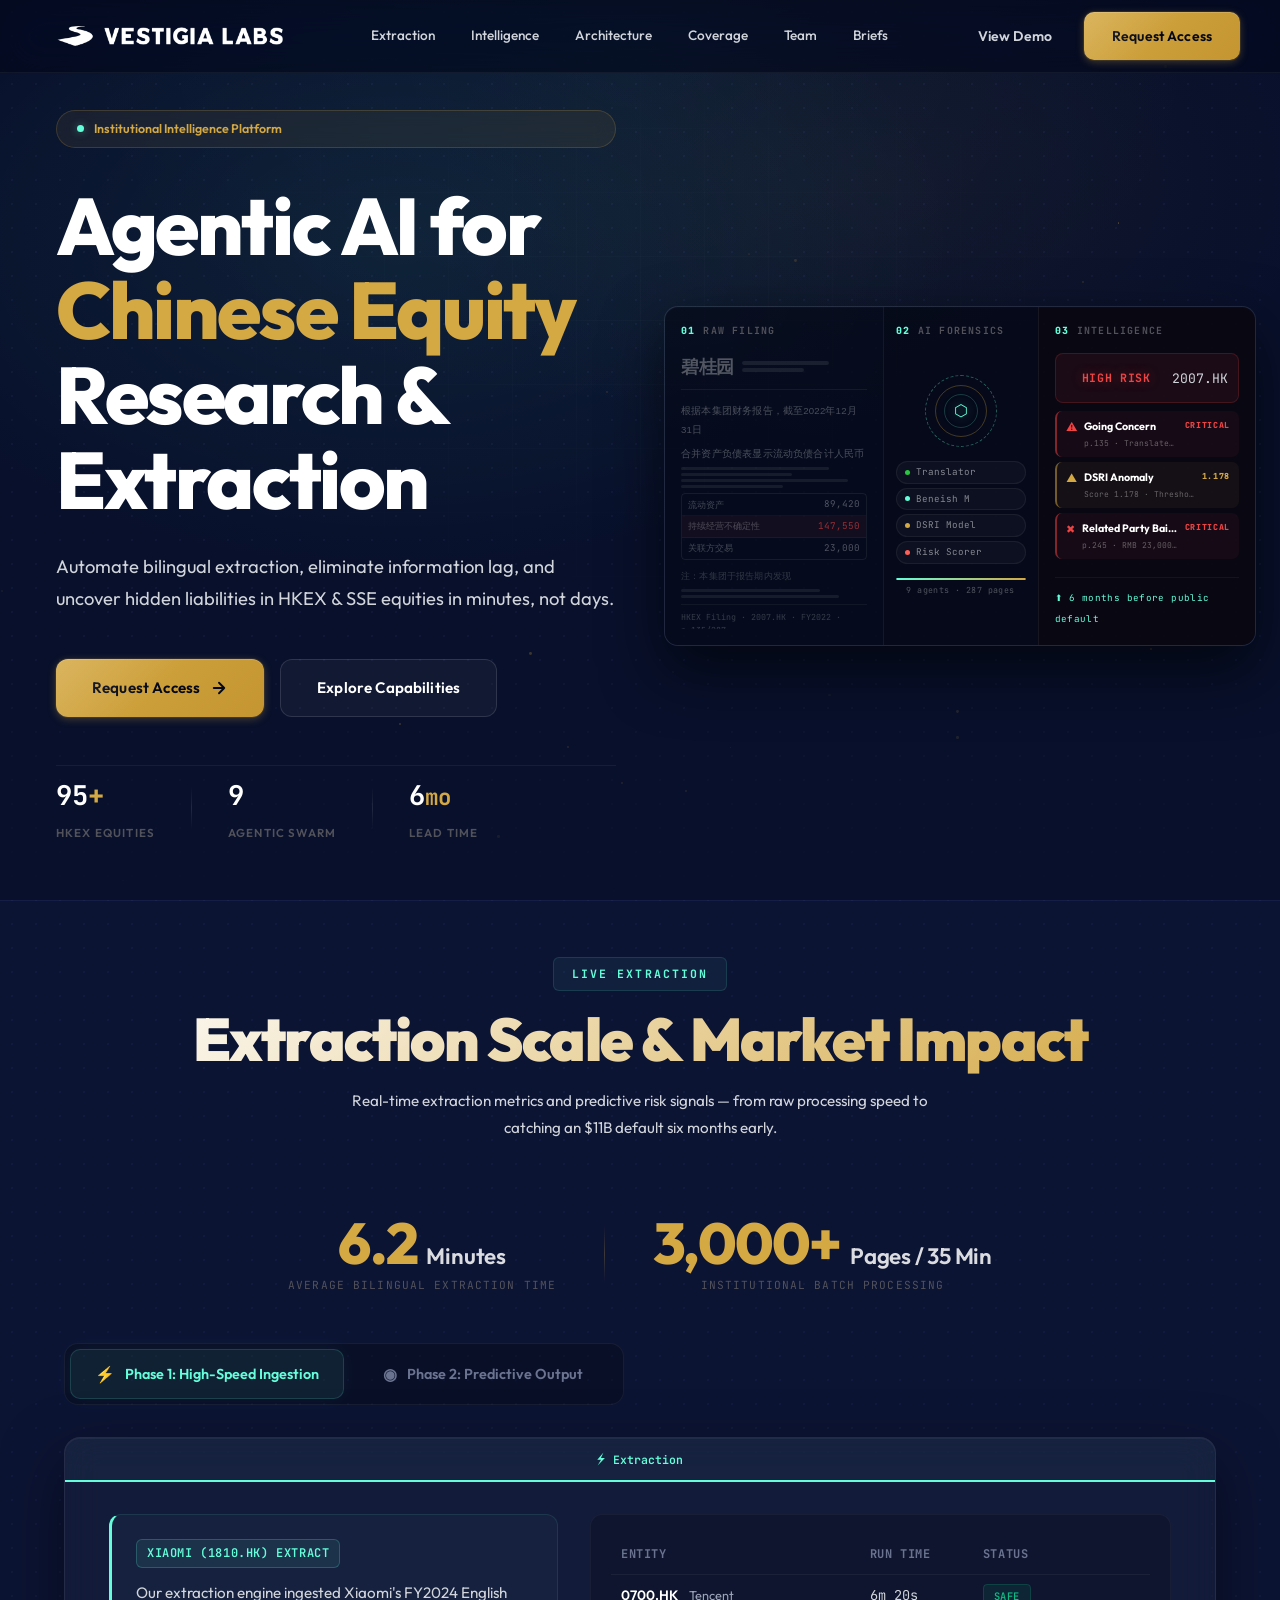
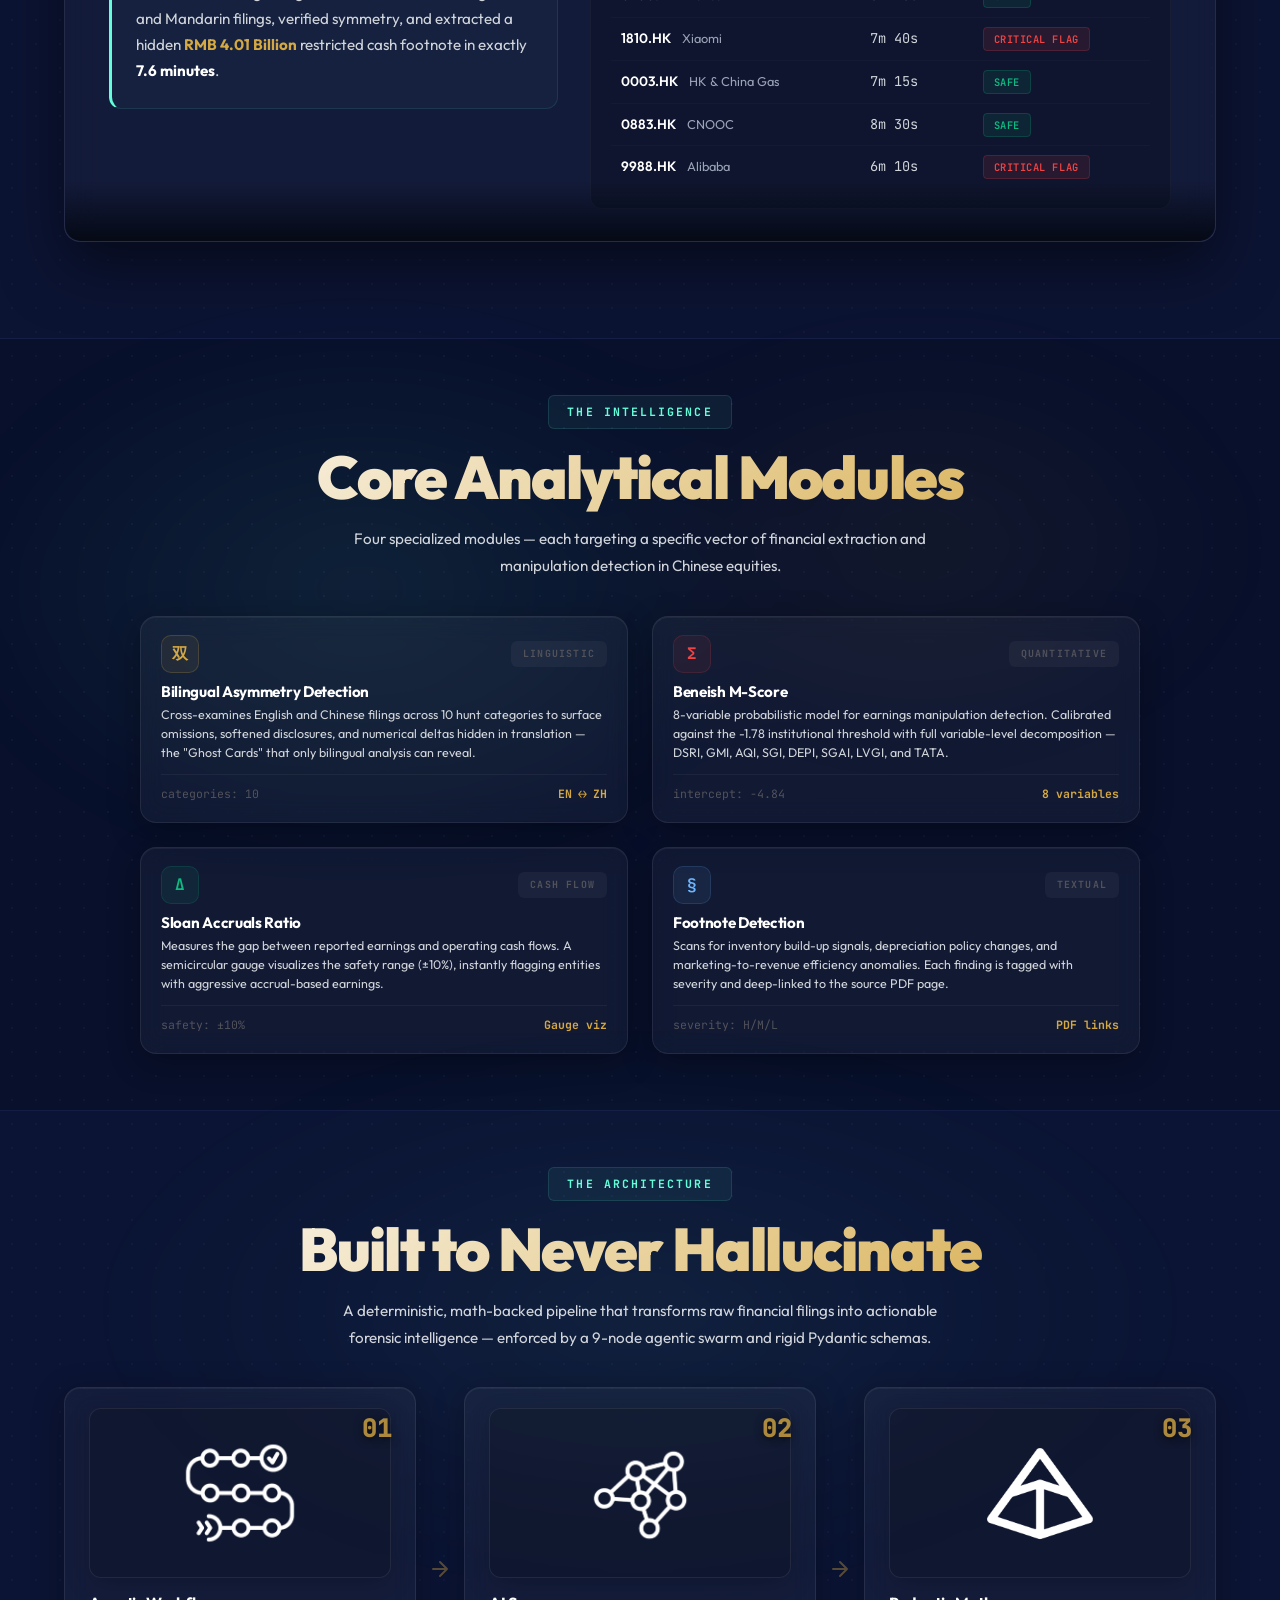
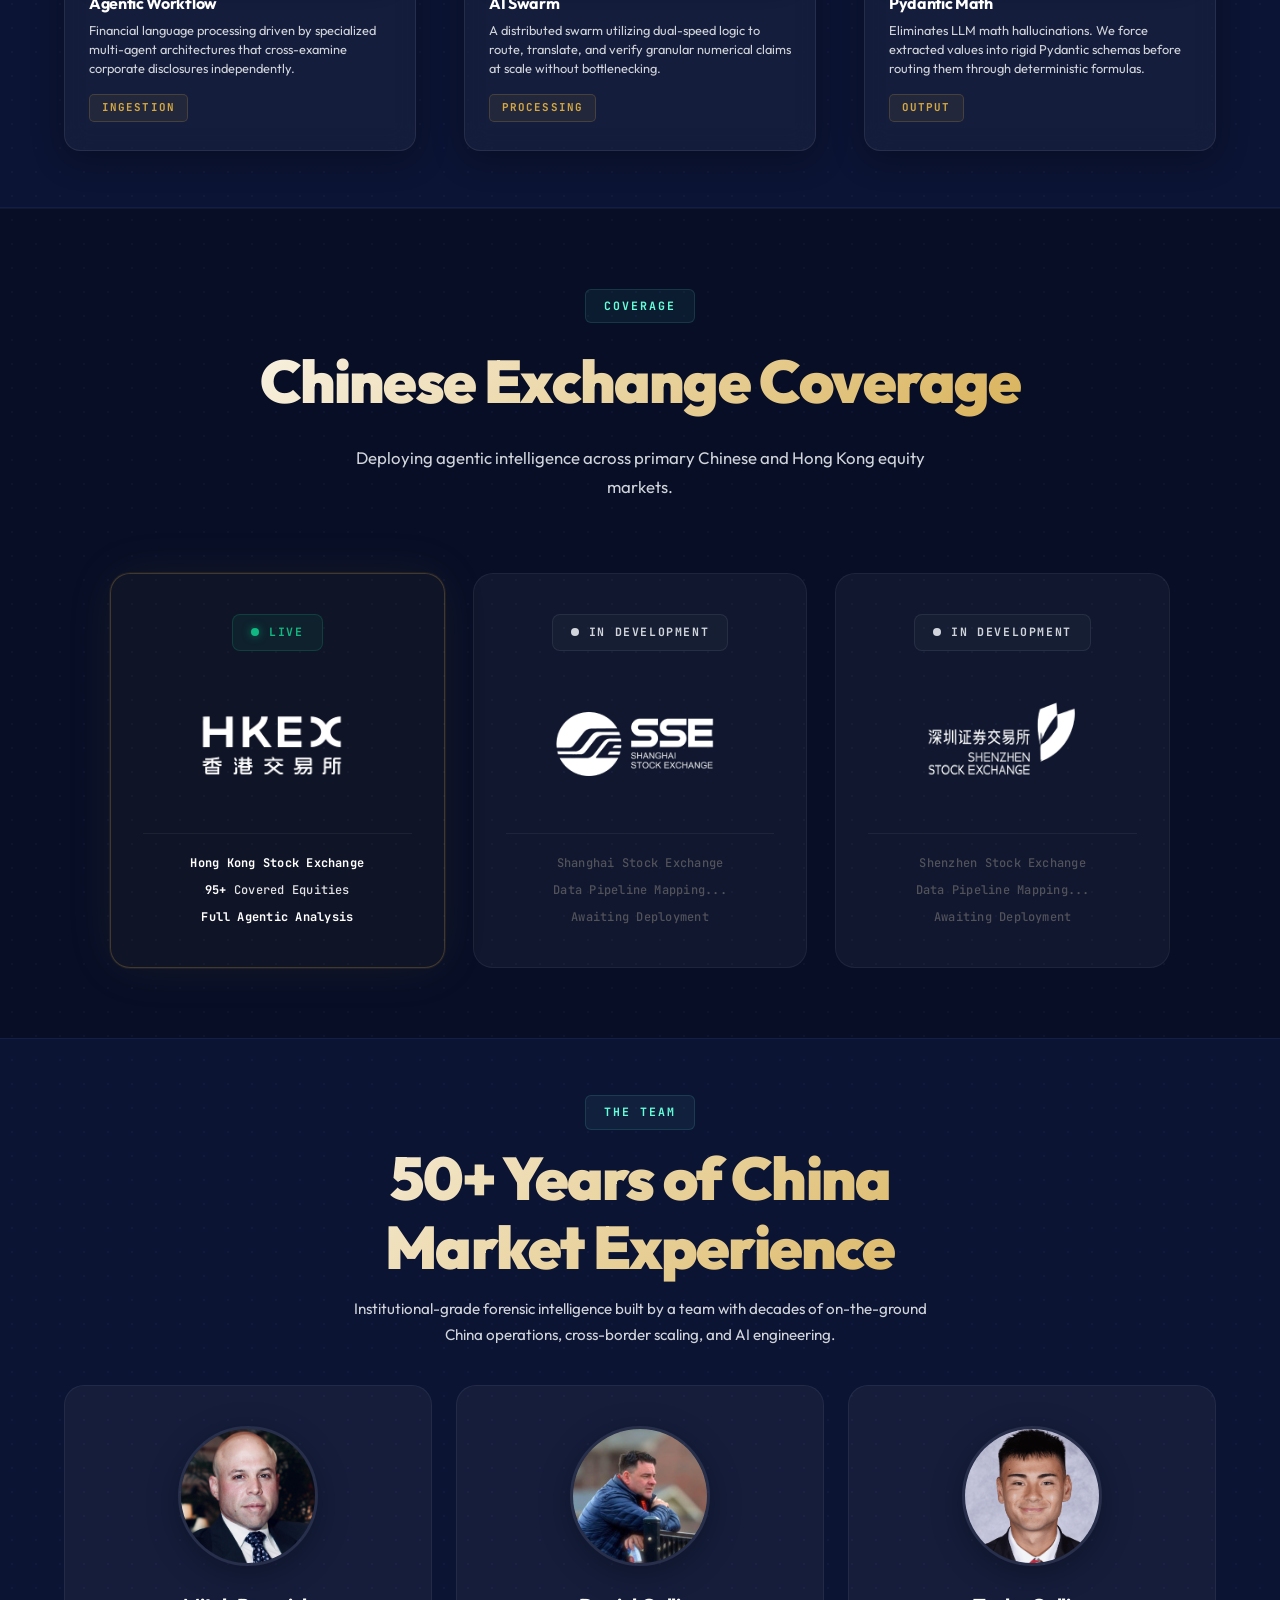
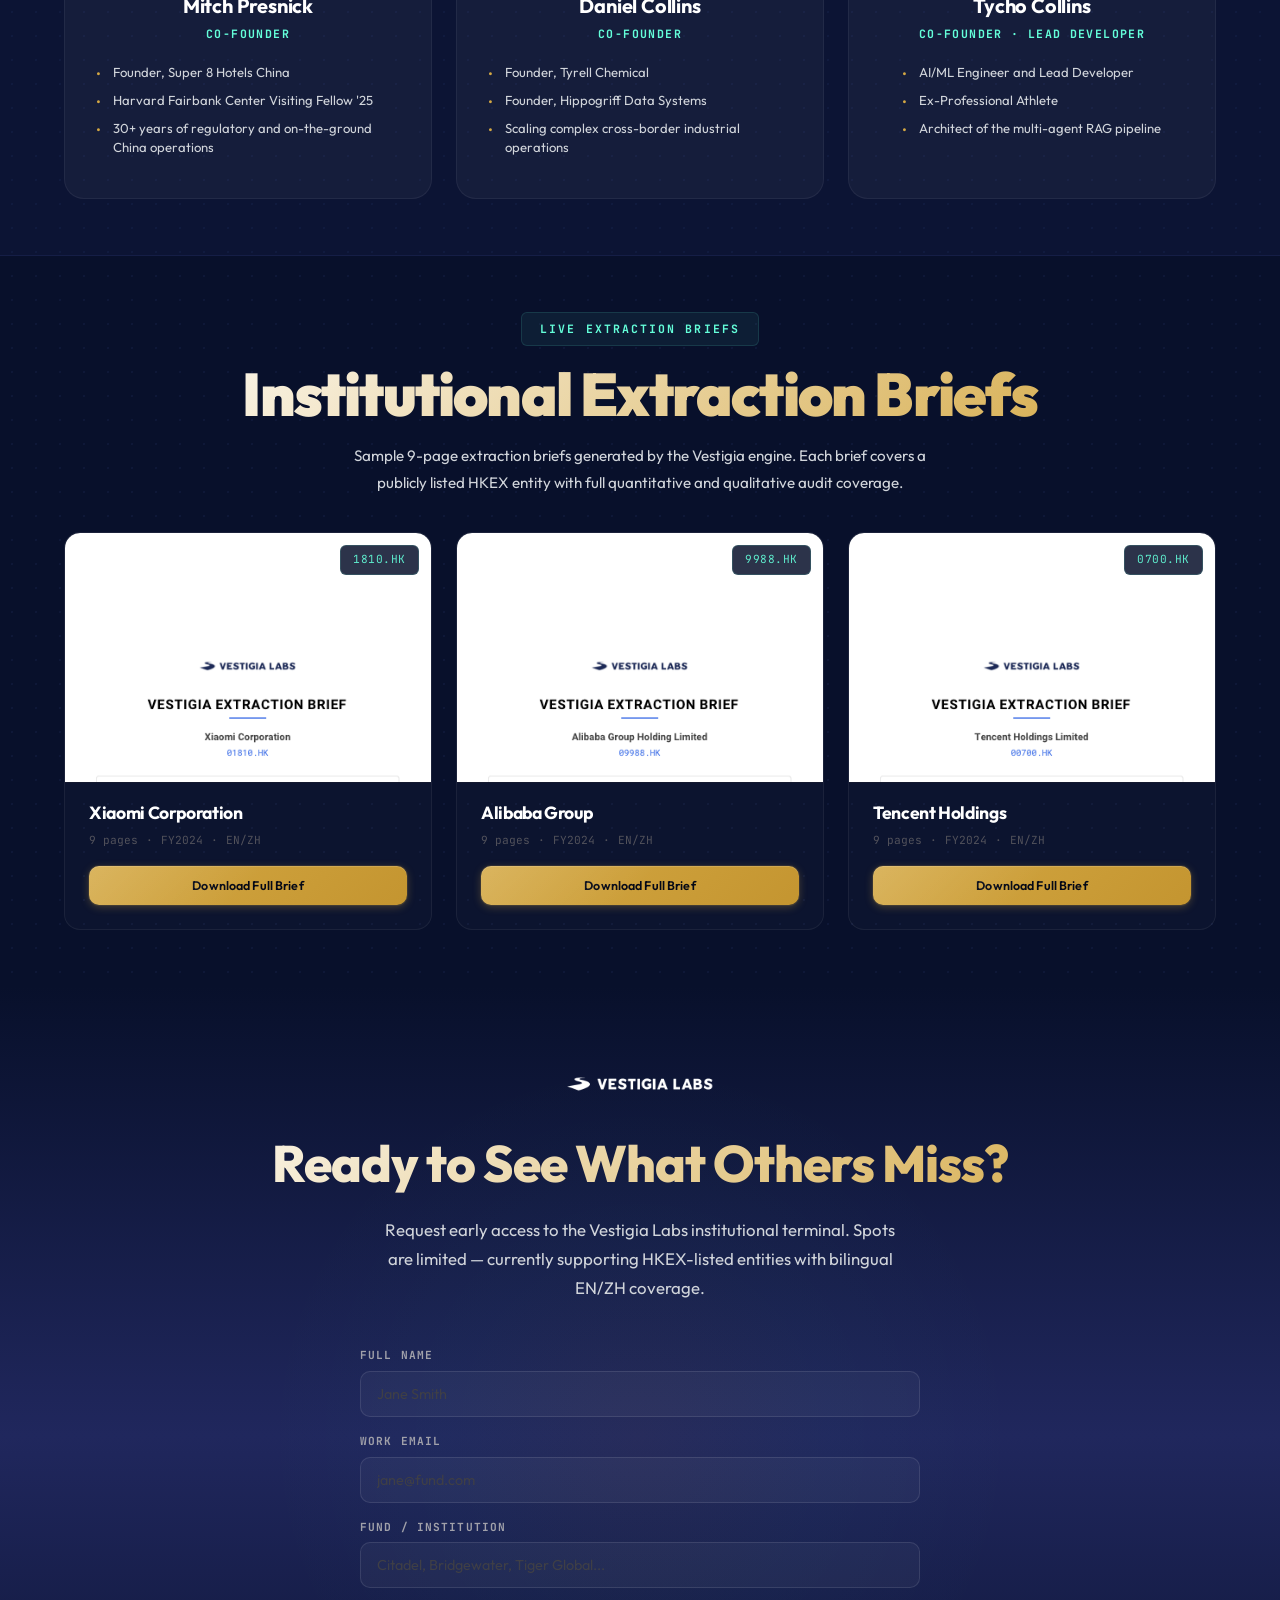
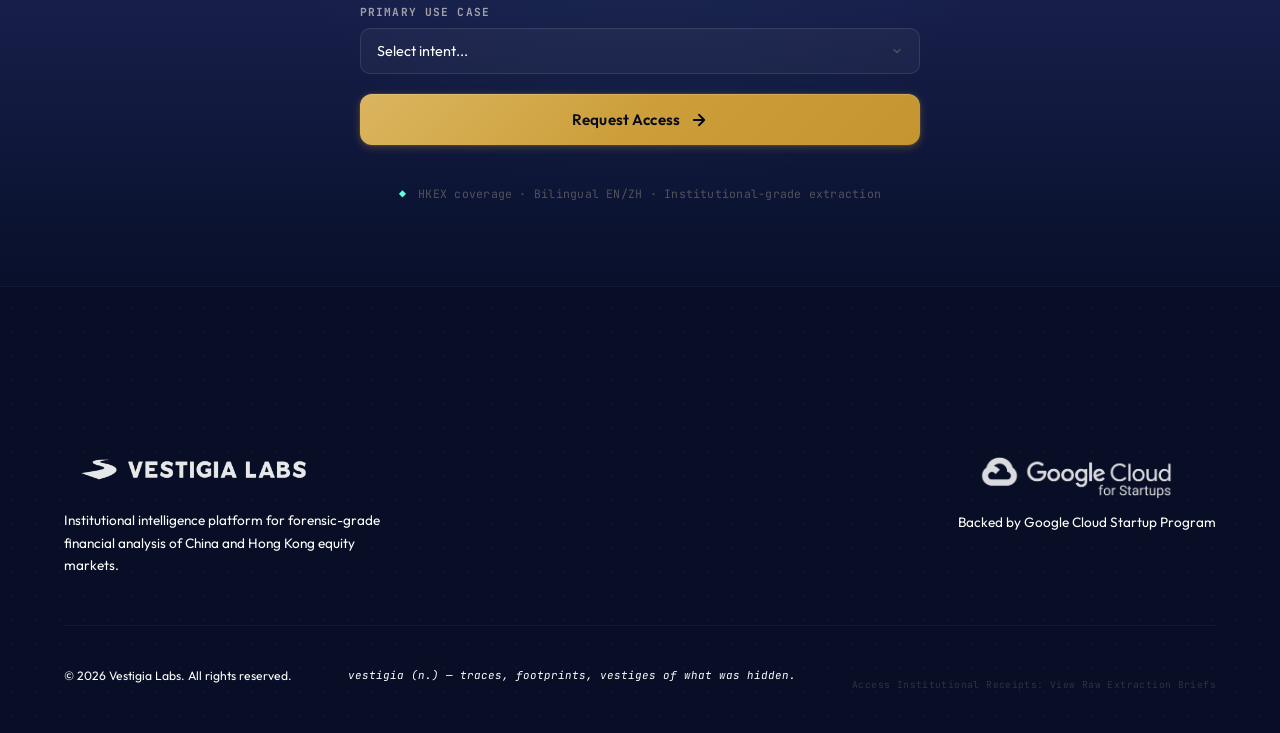
<file: index.html>
<!DOCTYPE html>
<html lang="en">

<head>
    <base href="/">
    <meta charset="UTF-8">
    <meta content="IE=Edge" http-equiv="X-UA-Compatible">
    <meta name="viewport" content="width=device-width, initial-scale=1.0">
    <meta name="description" content="Vestigia Labs — Institutional Intelligence Platform. Automated equity research and extraction for Chinese equities. Eliminate information lag before the market does.">
    <meta name="keywords" content="equity research, financial extraction, Beneish M-Score, bilingual asymmetry, institutional intelligence, agentic AI">

    <!-- iOS meta tags & icons -->
    <meta name="mobile-web-app-capable" content="yes">
    <meta name="apple-mobile-web-app-status-bar-style" content="black-translucent">
    <meta name="apple-mobile-web-app-title" content="Vestigia Labs">
    <meta name="theme-color" content="#000000">

    <!-- Favicon -->
    <link rel="icon" type="image/png" href="trail.png" />

    <title>Vestigia Labs — Extraction Intelligence Platform for Chinese Equities</title>

    <!-- Google Fonts -->
    <link rel="preconnect" href="https://fonts.googleapis.com">
    <link rel="preconnect" href="https://fonts.gstatic.com" crossorigin>
    <link href="https://fonts.googleapis.com/css2?family=Inter:wght@300;400;500;600;700;800;900&family=JetBrains+Mono:wght@400;500;600;700&family=Outfit:wght@300;400;500;600;700;800;900&display=swap" rel="stylesheet">

    <link rel="stylesheet" href="styles.css">
</head>

<body>
    <!-- ═══════════════════════════════════════════ -->
    <!-- NAVIGATION                                  -->
    <!-- ═══════════════════════════════════════════ -->
    <nav id="main-nav" class="nav">
        <div class="nav-inner">
            <a href="#" class="nav-logo" id="nav-logo">
                <img src="LOGOTransparent.png" alt="Vestigia Labs" class="nav-logo-img">
            </a>
            <div class="nav-links" id="nav-links">
                <a href="#telemetry" class="nav-link">Extraction</a>
                <a href="#capabilities" class="nav-link">Intelligence</a>
                <a href="#architecture" class="nav-link">Architecture</a>
                <a href="#exchange-section" class="nav-link">Coverage</a>
                <a href="#team" class="nav-link">Team</a>
                <a href="#briefs" class="nav-link">Briefs</a>
            </div>
            <div class="nav-actions">
                <a href="#telemetry" class="btn btn-ghost" id="nav-demo-btn">View Demo</a>
                <a href="#access" class="btn btn-primary" id="nav-access-btn">Request Access</a>
            </div>
            <button class="nav-mobile-toggle" id="mobile-toggle" aria-label="Toggle menu">
                <span></span><span></span><span></span>
            </button>
        </div>
    </nav>

    <!-- ═══════════════════════════════════════════ -->
    <!-- HERO SECTION                                -->
    <section id="hero" class="hero">
        <div class="hero-grid-bg"></div>
        <div class="hero-radial"></div>
        <div class="hero-particles" id="hero-particles"></div>
        
        <div class="hero-two-col">
            <!-- LEFT: Copy -->
            <div class="hero-content" id="hero-content-left">
                <div class="hero-badge" id="hero-badge">
                    <span class="badge-dot"></span>
                    <span>Institutional Intelligence Platform</span>
                </div>
                
                <h1 class="hero-title" id="hero-title">
                    <span class="hero-line">Agentic AI for</span>
                    <span class="hero-line hero-line-gold">Chinese Equity</span>
                    <span class="hero-line">Research &amp; Extraction</span>
                </h1>
                
                <p class="hero-subtitle" id="hero-subtitle">
                    Automate bilingual extraction, eliminate information lag, and uncover hidden liabilities in HKEX &amp; SSE equities in minutes, not days.
                </p>
                
                <div class="hero-actions" id="hero-actions">
                    <a href="#access" class="btn btn-primary btn-lg" id="hero-cta-primary">
                        <span>Request Access</span>
                        <svg width="18" height="18" viewBox="0 0 24 24" fill="none" stroke="currentColor" stroke-width="2.5" stroke-linecap="round" stroke-linejoin="round">
                            <path d="M5 12h14M12 5l7 7-7 7"/>
                        </svg>
                    </a>
                    <a href="#capabilities" class="btn btn-outline btn-lg" id="hero-cta-secondary">
                        <span>Explore Capabilities</span>
                    </a>
                </div>

                <div class="hero-metrics" id="hero-metrics">
                    <div class="metric">
                        <span class="metric-value">95<span style="color:#D4A843">+</span></span>
                        <span class="metric-label">HKEX Equities</span>
                    </div>
                    <div class="metric-divider"></div>
                    <div class="metric">
                        <span class="metric-value">9</span>
                        <span class="metric-label">Agentic Swarm</span>
                    </div>
                    <div class="metric-divider"></div>
                    <div class="metric">
                        <span class="metric-value">6<span style="color:#D4A843; font-size:1.4rem">mo</span></span>
                        <span class="metric-label">Lead Time</span>
                    </div>
                </div>
            </div>

            <!-- RIGHT: Deconstruction Split-Screen -->
            <div class="hero-workflow" id="hero-terminal-preview">
                <div class="deconstruct-wrap">

                    <!-- STEP 1: THE MESS — Raw Chinese PDF -->
                    <div class="decon-panel decon-source">
                        <div class="decon-label">
                            <span class="decon-step">01</span>
                            <span>Raw Filing</span>
                        </div>
                        <div class="decon-source-doc">
                            <div class="raw-doc-header">
                                <div class="raw-doc-logo">碧桂园</div>
                                <div class="raw-doc-meta">
                                    <div class="raw-meta-line" style="width:70%"></div>
                                    <div class="raw-meta-line" style="width:50%"></div>
                                </div>
                            </div>
                            <div class="raw-doc-body">
                                <!-- Dense Chinese text rows -->
                                <div class="raw-text-block">
                                    <span class="zh">根据本集团财务报告，截至2022年12月31日</span>
                                </div>
                                <div class="raw-text-block">
                                    <span class="zh">合并资产负债表显示流动负债合计人民币</span>
                                </div>
                                <div class="raw-text-row">
                                    <div class="raw-trow" style="width:80%"></div>
                                    <div class="raw-trow" style="width:60%"></div>
                                    <div class="raw-trow" style="width:90%"></div>
                                    <div class="raw-trow" style="width:55%"></div>
                                </div>
                                <div class="raw-table">
                                    <div class="raw-table-row">
                                        <div class="raw-tcell zh-sm">流动资产</div>
                                        <div class="raw-tcell-num">89,420</div>
                                    </div>
                                    <div class="raw-table-row raw-table-highlight">
                                        <div class="raw-tcell zh-sm">持续经营不确定性</div>
                                        <div class="raw-tcell-num warn">147,550</div>
                                    </div>
                                    <div class="raw-table-row">
                                        <div class="raw-tcell zh-sm">关联方交易</div>
                                        <div class="raw-tcell-num">23,000</div>
                                    </div>
                                </div>
                                <div class="raw-text-block small-zh">
                                    <span class="zh">注：本集团于报告期内发现</span>
                                </div>
                                <div class="raw-text-row">
                                    <div class="raw-trow" style="width:75%"></div>
                                    <div class="raw-trow" style="width:85%"></div>
                                </div>
                            </div>
                            <div class="raw-doc-footer">
                                <span>HKEX Filing · 2007.HK · FY2022 · p.135/287</span>
                            </div>
                        </div>
                    </div>

                    <!-- STEP 2: THE PROCESS — AI Scanning -->
                    <div class="decon-panel decon-process">
                        <div class="decon-label">
                            <span class="decon-step">02</span>
                            <span>AI Forensics</span>
                        </div>
                        <div class="decon-engine">
                            <div class="engine-core">
                                <div class="engine-ring engine-ring-1"></div>
                                <div class="engine-ring engine-ring-2"></div>
                                <div class="engine-ring engine-ring-3"></div>
                                <div class="engine-center">
                                    <span class="engine-icon">⬡</span>
                                </div>
                            </div>
                            <div class="engine-agents">
                                <div class="agent-pill">
                                    <span class="agent-dot dot-green"></span>
                                    <span>Translator</span>
                                </div>
                                <div class="agent-pill">
                                    <span class="agent-dot dot-teal"></span>
                                    <span>Beneish M</span>
                                </div>
                                <div class="agent-pill">
                                    <span class="agent-dot dot-gold"></span>
                                    <span>DSRI Model</span>
                                </div>
                                <div class="agent-pill">
                                    <span class="agent-dot dot-red"></span>
                                    <span>Risk Scorer</span>
                                </div>
                            </div>
                            <div class="engine-status">
                                <div class="engine-progress-bar">
                                    <div class="engine-progress-fill"></div>
                                </div>
                                <span class="engine-status-text">9 agents · 287 pages</span>
                            </div>
                        </div>
                    </div>

                    <!-- STEP 3: THE INTELLIGENCE — Clean Risk Output -->
                    <div class="decon-panel decon-output">
                        <div class="decon-label">
                            <span class="decon-step">03</span>
                            <span>Intelligence</span>
                        </div>
                        <div class="decon-result">
                            <div class="result-verdict">
                                <span class="verdict-badge">HIGH RISK</span>
                                <span class="verdict-ticker">2007.HK</span>
                            </div>
                            <div class="result-flags">
                                <div class="result-flag flag-red">
                                    <span class="flag-icon">⚠</span>
                                    <div class="flag-body">
                                        <span class="flag-title">Going Concern</span>
                                        <span class="flag-sub">p.135 · Translated from 持续经营</span>
                                    </div>
                                    <span class="flag-severity">CRITICAL</span>
                                </div>
                                <div class="result-flag flag-amber">
                                    <span class="flag-icon">▲</span>
                                    <div class="flag-body">
                                        <span class="flag-title">DSRI Anomaly</span>
                                        <span class="flag-sub">Score 1.178 · Threshold 1.031</span>
                                    </div>
                                    <span class="flag-severity flag-amber-txt">1.178</span>
                                </div>
                                <div class="result-flag flag-red">
                                    <span class="flag-icon">✖</span>
                                    <div class="flag-body">
                                        <span class="flag-title">Related Party Bailout</span>
                                        <span class="flag-sub">p.245 · RMB 23,000M exposure</span>
                                    </div>
                                    <span class="flag-severity">CRITICAL</span>
                                </div>
                            </div>
                            <div class="result-footer">
                                <span class="result-delta">⬆ 6 months before public default</span>
                            </div>
                        </div>
                    </div>

                </div>
            </div>
        </div>
    </section>


    <!-- ═══════════════════════════════════════════ -->
    <!-- LIVE TELEMETRY & MARKET IMPACT              -->
    <!-- ═══════════════════════════════════════════ -->
    <section id="telemetry" class="section section-alt">
        <div class="container">
            <div class="section-header">
                <span class="section-tag">LIVE EXTRACTION</span>
                <h2 class="section-title">
                    Extraction Scale & Market Impact
                </h2>
                <p class="section-subtitle">
                    Real-time extraction metrics and predictive risk signals — from raw processing speed to catching an $11B default six months early.
                </p>
            </div>

            <!-- HERO METRICS BAR -->
            <div class="tel-hero-stats">
                <div class="tel-hero-stat">
                    <span class="tel-hero-stat-value">6.2 <span class="tel-hero-stat-unit">Minutes</span></span>
                    <span class="tel-hero-stat-label">Average Bilingual Extraction Time</span>
                </div>
                <div class="tel-hero-stat-divider"></div>
                <div class="tel-hero-stat">
                    <span class="tel-hero-stat-value">3,000+ <span class="tel-hero-stat-unit">Pages / 35 Min</span></span>
                    <span class="tel-hero-stat-label">Institutional Batch Processing</span>
                </div>
            </div>

            <!-- MEGA-TABS: Structural UI toggle -->
            <div class="mega-tabs" id="mega-tabs">
                <button class="mega-tab active" data-mega="speed">
                    <span class="mega-tab-icon">⚡</span> Phase 1: High-Speed Ingestion
                </button>
                <button class="mega-tab" data-mega="risk">
                    <span class="mega-tab-icon">◉</span> Phase 2: Predictive Output
                </button>
            </div>

            <!-- MEGA-PANEL: Speed -->
            <div class="mega-panel active" id="mega-speed">
                <div class="terminal-showcase" id="telemetry-showcase">
                    <div class="showcase-tabs">
                        <button class="showcase-tab active">
                            <span class="tab-icon" style="color: #64ffda;">⚡</span> Extraction
                        </button>
                    </div>
                    <div class="showcase-content">
                        <div class="showcase-panel active" style="padding: 32px 44px;">
                        <div class="telemetry-split">
                            <!-- LEFT COLUMN: Xiaomi callout -->
                            <div class="telemetry-left">
                                <div class="telemetry-highlight-box">
                                    <span class="telemetry-highlight-ticker">XIAOMI (1810.HK) EXTRACT</span>
                                    <p class="telemetry-highlight-text">
                                        Our extraction engine ingested Xiaomi's FY2024 English and Mandarin filings, verified symmetry, and extracted a hidden <strong style="color: #D4A843;">RMB 4.01 Billion</strong> restricted cash footnote in exactly <strong style="color: #fff;">7.6 minutes</strong>.
                                    </p>
                                </div>
                            </div>

                            <!-- RIGHT COLUMN: Batch Table -->
                            <div class="telemetry-right">
                                <table class="telemetry-table">
                                    <thead>
                                        <tr>
                                            <th>Entity</th>
                                            <th>Run Time</th>
                                            <th>Status</th>
                                        </tr>
                                    </thead>
                                    <tbody>
                                        <tr>
                                            <td class="tel-entity">0700.HK <span class="tel-sub">Tencent</span></td>
                                            <td class="tel-mono">6m 20s</td>
                                            <td><span class="tel-badge badge-safe">SAFE</span></td>
                                        </tr>
                                        <tr>
                                            <td class="tel-entity">1810.HK <span class="tel-sub">Xiaomi</span></td>
                                            <td class="tel-mono">7m 40s</td>
                                            <td><span class="tel-badge badge-critical">CRITICAL FLAG</span></td>
                                        </tr>
                                        <tr>
                                            <td class="tel-entity">0003.HK <span class="tel-sub">HK &amp; China Gas</span></td>
                                            <td class="tel-mono">7m 15s</td>
                                            <td><span class="tel-badge badge-safe">SAFE</span></td>
                                        </tr>
                                        <tr>
                                            <td class="tel-entity">0883.HK <span class="tel-sub">CNOOC</span></td>
                                            <td class="tel-mono">8m 30s</td>
                                            <td><span class="tel-badge badge-safe">SAFE</span></td>
                                        </tr>
                                        <tr>
                                            <td class="tel-entity">9988.HK <span class="tel-sub">Alibaba</span></td>
                                            <td class="tel-mono">6m 10s</td>
                                            <td><span class="tel-badge badge-critical">CRITICAL FLAG</span></td>
                                        </tr>
                                    </tbody>
                                </table>
                            </div>
                        </div>
                        </div>
                    </div>
                </div>
            </div>

            <!-- MEGA-PANEL: Risk (Country Garden) -->
            <div class="mega-panel" id="mega-risk">
                <div class="terminal-showcase" id="terminal-showcase">
                <div class="showcase-tabs">
                    <button class="showcase-tab active" data-tab="summary" id="tab-summary">
                        <span class="tab-icon">◉</span> Summary
                    </button>
                    <button class="showcase-tab" data-tab="forensic" id="tab-forensic">
                        <span class="tab-icon">Σ</span> Forensic Risk
                    </button>
                    <button class="showcase-tab" data-tab="asymmetry" id="tab-asymmetry">
                        <span class="tab-icon">双</span> Asymmetry
                    </button>
                    <button class="showcase-tab" data-tab="integrity" id="tab-integrity">
                        <span class="tab-icon">✓</span> Integrity
                    </button>
                    <button class="showcase-tab" data-tab="footnotes" id="tab-footnotes">
                        <span class="tab-icon">§</span> Footnotes
                    </button>
                </div>

                <div class="showcase-content">
                    <!-- Backtest intro rendered inside the box -->
                    <div style="padding: 20px 32px 0; border-bottom: 1px solid rgba(255,255,255,0.04); margin-bottom: 0;">
                        <span class="section-tag" style="margin-bottom: 8px;">BACKTEST PROOF</span>
                        <p style="color: #9AA3B8; font-size: 0.92rem; line-height: 1.6; padding-bottom: 16px;">Backtested against the Country Garden (2007.HK) 2022 Annual Report. Our engine generated a <strong style="color: #fff;">HIGH RISK</strong> signal six months before the <strong style="color: #D4A843;">$11B default</strong>.</p>
                    </div>
                    <!-- SUMMARY TAB — Country Garden -->
                    <div class="showcase-panel active" id="panel-summary">
                        <div class="panel-verdict">
                            <div class="verdict-badge verdict-high">HIGH RISK</div>
                            <div class="verdict-ticker">2007.HK — Country Garden Holdings</div>
                        </div>
                        <div class="panel-body">
                            <div class="summary-sections">
                                <div class="summary-block summary-block-danger">
                                    <div class="summary-block-title">Liquidity & Going Concern Risks</div>
                                    <p class="panel-text"><strong>RED FLAG — GOING CONCERN DISCLOSURE:</strong> Management included a specific "Going Concern" assessment relying on <strong>RMB 266 billion</strong> in "unused loan facilities" and <strong>RMB 20 billion</strong> in new medium-term note quotas to survive the next 12 months [Page 135]. <strong>RED FLAG — RELATED PARTY BAILOUT:</strong> Controlling shareholder provided an interest-free, unsecured loan of <strong>HKD 5.055 billion</strong> (~RMB 4,500 million) with a 37-month maturity [Page 245].</p>
                                </div>
                            </div>

                            <div class="institutional-desk">
                                <div class="desk-row">
                                    <span class="desk-label">Verdict:</span>
                                    <span class="desk-value-danger">RED FLAG</span>
                                </div>
                                <div class="desk-row">
                                    <span class="desk-label">Key Metric:</span>
                                    <span>Net loss of <strong>RMB 6,052 million</strong> and emergency controlling shareholder loan of <strong>RMB 4,500 million</strong> [Pages 34, 245].</span>
                                </div>
                                <div class="desk-row">
                                    <span class="desk-label">Audit Flags:</span>
                                    <span>Explicit "Going Concern" assumptions relying on uncommitted bank facilities; massive off-balance sheet JV guarantees (RMB 24.1B); severe inventory write-downs (RMB 23B).</span>
                                </div>
                                <div class="desk-row">
                                    <span class="desk-label">Confidence:</span>
                                    <span class="desk-value-danger">HIGH</span>
                                </div>
                            </div>

                            <div class="panel-citations">
                                <span class="citation">Annual Report FY2022 p.34–39</span>
                                <span class="citation">Annual Report FY2022 p.135</span>
                                <span class="citation">Annual Report FY2022 p.180–182</span>
                                <span class="citation">Annual Report FY2022 p.245</span>
                            </div>
                        </div>
                    </div>

                    <!-- FORENSIC RISK TAB — Country Garden M-Score + Sloan Accruals -->
                    <div class="showcase-panel" id="panel-forensic">
                        <div class="panel-section-title">Forensic Health — Beneish M-Score (8/8)</div>
                        <div class="panel-mscore">
                            <div class="mscore-header">
                                <span class="mscore-label">Beneish M-Score</span>
                                <span class="mscore-value mscore-danger">-1.85</span>
                            </div>
                            <div class="mscore-bar">
                                <div class="mscore-track">
                                    <div class="mscore-fill" style="width: 68%;"></div>
                                    <div class="mscore-threshold"></div>
                                </div>
                                <div class="mscore-labels">
                                    <span style="color: #10B981;">SAFE &lt; -2.22</span>
                                    <span style="color: #F0B429;">GRAY</span>
                                    <span class="mscore-thresh-label">&lt; -1.78</span>
                                    <span style="color: #EF4444;">RED FLAG</span>
                                </div>
                            </div>
                        </div>
                        <div class="panel-variables">
                            <div class="variable"><span class="var-name">DSRI</span><span class="var-val var-danger">1.178</span></div>
                            <div class="variable"><span class="var-name">GMI</span><span class="var-val var-danger">2.322</span></div>
                            <div class="variable"><span class="var-name">AQI</span><span class="var-val var-safe">0.977</span></div>
                            <div class="variable"><span class="var-name">SGI</span><span class="var-val var-safe">0.823</span></div>
                            <div class="variable"><span class="var-name">DEPI</span><span class="var-val var-safe">1.005</span></div>
                            <div class="variable"><span class="var-name">SGAI</span><span class="var-val var-safe">0.832</span></div>
                            <div class="variable"><span class="var-name">TATA</span><span class="var-val var-safe">-0.024</span></div>
                            <div class="variable"><span class="var-name">LVGI</span><span class="var-val var-safe">0.953</span></div>
                        </div>

                        <div class="panel-callout">
                            ⚠ DSRI = 1.178 (&gt; 1.1 threshold). Receivables growing faster than revenue — Potential Revenue Inflation.
                        </div>

                        <hr class="panel-section-divider">

                        <div class="panel-section-title">Cash Quality — Sloan Accruals Ratio</div>
                        <div class="sloan-gauge">
                            <span class="sloan-value sloan-safe">-2.4%</span>
                            <span class="sloan-verdict sloan-verdict-safe">SAFE</span>
                        </div>
                        <div class="sloan-bar">
                            <div class="sloan-track">
                                <div class="sloan-fill" style="width: 18%; background: #10B981;"></div>
                            </div>
                            <div class="sloan-labels">
                                <span style="color: #10B981;">SAFE</span>
                                <span>±10%</span>
                                <span style="color: #F0B429;">ELEVATED</span>
                                <span>±25%</span>
                                <span style="color: #EF4444;">HIGH RISK</span>
                            </div>
                        </div>
                        <p class="sloan-note">Earnings backed by hard cash flow (±10% tolerance).</p>

                        <div class="auditor-row">
                            <span>🏛 Auditor: PricewaterhouseCoopers</span>
                            <span class="auditor-badge">Big 4</span>
                        </div>
                    </div>

                    <!-- ASYMMETRY TAB — Country Garden: Bilingual Scan Result -->
                    <div class="showcase-panel" id="panel-asymmetry">

                        <!-- Verdict header -->
                        <div class="panel-verdict">
                            <div class="verdict-badge" style="background: rgba(16,185,129,0.1); color: #10B981; border: 1px solid rgba(16,185,129,0.2);">BILINGUAL ALIGNMENT CONFIRMED</div>
                            <div class="verdict-ticker">2007.HK — Country Garden Holdings</div>
                        </div>

                        <!-- Scan summary bar -->
                        <div style="background: rgba(16,185,129,0.04); border: 1px solid rgba(16,185,129,0.12); border-radius: 12px; padding: 16px 22px; margin-bottom: 20px; display: flex; align-items: center; justify-content: space-between; flex-wrap: wrap; gap: 12px;">
                            <div style="font-family: 'JetBrains Mono', monospace; font-size: 0.78rem; color: #6EE7B7;">
                                ✓ 287-page EN/ZH cross-examination complete
                            </div>
                            <div style="display: flex; gap: 20px; font-family: 'JetBrains Mono', monospace; font-size: 0.72rem; color: #52525B;">
                                <span>Passages Checked: <strong style="color: #D1D5DB;">148</strong></span>
                                <span>Risk Terms Flagged: <strong style="color: #D1D5DB;">0</strong></span>
                                <span>Delta Threshold: <strong style="color: #D1D5DB;">&gt;15%</strong></span>
                            </div>
                        </div>

                        <!-- Key passages table -->
                        <div style="display: flex; flex-direction: column; gap: 8px; margin-bottom: 20px;">

                            <div style="display: grid; grid-template-columns: 2fr 1fr 1fr auto; gap: 12px; padding: 12px 18px; background: rgba(0,0,0,0.15); border: 1px solid rgba(255,255,255,0.04); border-radius: 8px; align-items: center; font-family: 'JetBrains Mono', monospace; font-size: 0.72rem; color: #52525B; letter-spacing: 0.06em;">
                                <span>PASSAGE / RISK CATEGORY</span>
                                <span>ZH PAGE</span>
                                <span>EN PAGE</span>
                                <span>STATUS</span>
                            </div>

                            <div style="display: grid; grid-template-columns: 2fr 1fr 1fr auto; gap: 12px; padding: 13px 18px; background: rgba(0,0,0,0.12); border: 1px solid rgba(255,255,255,0.05); border-radius: 8px; align-items: center;">
                                <span style="font-size: 0.85rem; color: #D1D5DB;">持续经营风险 — Going Concern Disclosure</span>
                                <span style="font-family: 'JetBrains Mono', monospace; font-size: 0.78rem; color: #52525B;">p.135</span>
                                <span style="font-family: 'JetBrains Mono', monospace; font-size: 0.78rem; color: #52525B;">p.135</span>
                                <span style="font-family: 'JetBrains Mono', monospace; font-size: 0.7rem; font-weight: 700; color: #10B981;">✓ MATCH</span>
                            </div>

                            <div style="display: grid; grid-template-columns: 2fr 1fr 1fr auto; gap: 12px; padding: 13px 18px; background: rgba(0,0,0,0.12); border: 1px solid rgba(255,255,255,0.05); border-radius: 8px; align-items: center;">
                                <span style="font-size: 0.85rem; color: #D1D5DB;">关联方贷款 — Related Party Loan Terms</span>
                                <span style="font-family: 'JetBrains Mono', monospace; font-size: 0.78rem; color: #52525B;">p.245</span>
                                <span style="font-family: 'JetBrains Mono', monospace; font-size: 0.78rem; color: #52525B;">p.245</span>
                                <span style="font-family: 'JetBrains Mono', monospace; font-size: 0.7rem; font-weight: 700; color: #10B981;">✓ MATCH</span>
                            </div>

                            <div style="display: grid; grid-template-columns: 2fr 1fr 1fr auto; gap: 12px; padding: 13px 18px; background: rgba(0,0,0,0.12); border: 1px solid rgba(255,255,255,0.05); border-radius: 8px; align-items: center;">
                                <span style="font-size: 0.85rem; color: #D1D5DB;">银行融资安排 — Bank Facility Disclosures</span>
                                <span style="font-family: 'JetBrains Mono', monospace; font-size: 0.78rem; color: #52525B;">p.34</span>
                                <span style="font-family: 'JetBrains Mono', monospace; font-size: 0.78rem; color: #52525B;">p.34</span>
                                <span style="font-family: 'JetBrains Mono', monospace; font-size: 0.7rem; font-weight: 700; color: #10B981;">✓ MATCH</span>
                            </div>

                            <div style="display: grid; grid-template-columns: 2fr 1fr 1fr auto; gap: 12px; padding: 13px 18px; background: rgba(0,0,0,0.12); border: 1px solid rgba(255,255,255,0.05); border-radius: 8px; align-items: center;">
                                <span style="font-size: 0.85rem; color: #D1D5DB;">存货减值准备 — Inventory Write-Down Figures</span>
                                <span style="font-family: 'JetBrains Mono', monospace; font-size: 0.78rem; color: #52525B;">p.180</span>
                                <span style="font-family: 'JetBrains Mono', monospace; font-size: 0.78rem; color: #52525B;">p.180</span>
                                <span style="font-family: 'JetBrains Mono', monospace; font-size: 0.7rem; font-weight: 700; color: #10B981;">✓ MATCH</span>
                            </div>

                        </div>

                        <!-- Interpretation callout -->
                        <div class="panel-callout panel-callout-safe">
                            Translation layer confirmed transparent. The risk in this filing is in the numbers — not the language. EN-only investors received full disclosure. Forensic investigation escalated to quantitative and structural analysis.
                        </div>

                        <!-- Citations -->
                        <div class="panel-citations" style="margin-top: 16px;">
                            <span class="citation">Annual Report FY2022 p.34</span>
                            <span class="citation">Annual Report FY2022 p.135</span>
                            <span class="citation">Annual Report FY2022 p.180</span>
                            <span class="citation">Annual Report FY2022 p.245</span>
                        </div>
                    </div>


                    <!-- INTEGRITY TAB — Country Garden: Cross-Checks -->
                    <div class="showcase-panel" id="panel-integrity">
                        <!-- Financial Cross-Check -->
                        <div class="integrity-check-card" style="background: rgba(0,0,0,0.15); border: 1px solid rgba(255,255,255,0.06); border-left: 3px solid #10B981; border-radius: 10px; padding: 20px 24px; margin-bottom: 16px;">
                            <div style="display: flex; align-items: center; gap: 12px; margin-bottom: 10px;">
                                <span class="verdict-badge" style="background: rgba(16,185,129,0.1); color: #10B981; border: 1px solid rgba(16,185,129,0.2); font-size: 0.65rem; padding: 4px 12px;">✓ PASS</span>
                                <span style="color: #fff; font-weight: 600; font-size: 0.95rem;">📄 Financial Cross-Check</span>
                            </div>
                            <p style="color: #6A7490; font-size: 0.82rem; margin-bottom: 12px; font-style: italic;">Financial Statement Cross-Check (P&L ↔ Cash Flow)</p>
                            <div class="integrity-rows">
                                <div class="integrity-row">
                                    <span class="int-label">P&L (p.128)</span>
                                    <span class="int-val">(RMB 2,962)M</span>
                                    <span class="int-check int-match">✓ Aligned</span>
                                    <span class="int-ref">(Loss)/profit for year</span>
                                </div>
                                <div class="integrity-row">
                                    <span class="int-label">CF (p.134)</span>
                                    <span class="int-val">RMB 5,361M</span>
                                    <span class="int-check int-match">✓ Aligned</span>
                                    <span class="int-ref">Profit before income tax</span>
                                </div>
                            </div>
                            <p style="color: #6A7490; font-size: 0.75rem; margin-top: 10px;">Variance: <span style="color: #10B981; font-weight: 600;">0%</span> · <span style="background: rgba(16,185,129,0.1); color: #10B981; padding: 2px 8px; border-radius: 4px; font-size: 0.7rem;">Different line items — expected</span></p>
                        </div>

                        <!-- Reporting Period Alignment -->
                        <div style="background: rgba(0,0,0,0.15); border: 1px solid rgba(255,255,255,0.06); border-left: 3px solid #10B981; border-radius: 10px; padding: 20px 24px; margin-bottom: 16px;">
                            <div style="display: flex; align-items: center; gap: 12px; margin-bottom: 6px;">
                                <span class="verdict-badge" style="background: rgba(16,185,129,0.1); color: #10B981; border: 1px solid rgba(16,185,129,0.2); font-size: 0.65rem; padding: 4px 12px;">✓ PASS</span>
                                <span style="color: #fff; font-weight: 600; font-size: 0.95rem;">⏱ Reporting Period Alignment</span>
                            </div>
                            <p style="color: #6A7490; font-size: 0.82rem; font-style: italic;">Fiscal Year Alignment</p>
                            <p style="color: #9AA3B8; font-size: 0.85rem; margin-top: 4px;">No fiscal year specification discrepancies detected.</p>
                        </div>

                        <!-- Footnote Hunter -->
                        <div style="background: rgba(0,0,0,0.15); border: 1px solid rgba(255,255,255,0.06); border-left: 3px solid #F0B429; border-radius: 10px; padding: 20px 24px;">
                            <div style="display: flex; align-items: center; gap: 12px; margin-bottom: 6px;">
                                <span class="verdict-badge" style="background: rgba(240,180,41,0.1); color: #F0B429; border: 1px solid rgba(240,180,41,0.2); font-size: 0.65rem; padding: 4px 12px;">▲ FLAGGED</span>
                                <span style="color: #fff; font-weight: 600; font-size: 0.95rem;">🔍 Footnote Hunter</span>
                            </div>
                            <p style="color: #6A7490; font-size: 0.82rem; font-style: italic;">Restatement / Reclassification Scan · 1 flag(s)</p>
                            <p style="color: #9AA3B8; font-size: 0.85rem; margin-top: 4px; margin-bottom: 12px;">1 footnote flag(s) detected (0 HIGH, 0 MEDIUM)</p>
                            <div style="background: rgba(240,180,41,0.04); border: 1px solid rgba(240,180,41,0.1); border-radius: 8px; padding: 12px 16px;">
                                <div style="display: flex; align-items: center; gap: 10px;">
                                    <span class="fn-severity fn-low">LOW</span>
                                    <span style="color: #F0B429; font-family: 'JetBrains Mono', monospace; font-size: 0.8rem; font-weight: 600;">Page 142</span>
                                    <span style="color: #6A7490; font-size: 0.82rem;">Note 2(b)</span>
                                </div>
                                <p style="color: #9AA3B8; font-size: 0.82rem; margin-top: 6px;">Trigger: <em style="color: #F0B429;">"adopted HKFRS 17"</em></p>
                            </div>
                        </div>
                    </div>

                    <!-- FOOTNOTES TAB — Country Garden -->
                    <div class="showcase-panel" id="panel-footnotes">
                        <div class="footnote-filters">
                            <button class="filter-pill active" id="filter-all">ALL</button>
                            <button class="filter-pill filter-high" id="filter-high">HIGH</button>
                            <button class="filter-pill filter-med" id="filter-medium">MEDIUM</button>
                            <button class="filter-pill filter-low" id="filter-low">LOW</button>
                        </div>
                        <div class="footnote-list">
                            <div class="footnote-item">
                                <span class="fn-severity fn-high">HIGH</span>
                                <span class="fn-text">Going Concern disclosure — management assumes RMB 266B in "unused loan facilities" to survive next 12 months</span>
                                <span class="fn-link">p.135 →</span>
                            </div>
                            <div class="footnote-item">
                                <span class="fn-severity fn-high">HIGH</span>
                                <span class="fn-text">Related party bailout — controlling shareholder injected interest-free unsecured HKD 5.055B loan (37-month maturity)</span>
                                <span class="fn-link">p.245 →</span>
                            </div>
                            <div class="footnote-item">
                                <span class="fn-severity fn-high">HIGH</span>
                                <span class="fn-text">Inventory & property write-downs of RMB 23,000M — up 112% from RMB 10,871M prior year</span>
                                <span class="fn-link">p.182 →</span>
                            </div>
                            <div class="footnote-item">
                                <span class="fn-severity fn-med">MED</span>
                                <span class="fn-text">Available cash dropped 18.6% to RMB 147,550M — includes RMB 19,269M restricted in pre-sale guarantees</span>
                                <span class="fn-link">p.36 →</span>
                            </div>
                            <div class="footnote-item">
                                <span class="fn-severity fn-med">MED</span>
                                <span class="fn-text">Post-hedging FX losses of RMB 8,379M wiped out operating margins</span>
                                <span class="fn-link">p.35 →</span>
                            </div>
                        </div>
                    </div>
                </div>
            </div>
        </div>
    </section>

        <!-- ═══════════════════════════════════════════ -->
    <!-- INTELLIGENCE MODULES — The "What"           -->
    <!-- ═══════════════════════════════════════════ -->
    <section id="capabilities" class="section">
        <div class="container">
            <div class="section-header">
                <span class="section-tag" id="capabilities-tag">The Intelligence</span>
                <h2 class="section-title" id="capabilities-title">
                    Core Analytical Modules
                </h2>
                <p class="section-subtitle" id="capabilities-subtitle">
                    Four specialized modules — each targeting a specific vector of financial extraction and manipulation detection in Chinese equities.
                </p>
            </div>

            <div class="capabilities-grid capabilities-grid-2">
                <div class="capability-card" id="cap-asymmetry">
                    <div class="cap-header">
                        <div class="cap-icon cap-icon-amber"><span>双</span></div>
                        <div class="cap-badge">Linguistic</div>
                    </div>
                    <h3>Bilingual Asymmetry Detection</h3>
                    <p>Cross-examines English and Chinese filings across 10 hunt categories to surface omissions, softened disclosures, and numerical deltas hidden in translation — the "Ghost Cards" that only bilingual analysis can reveal.</p>
                    <div class="cap-footer">
                        <code>categories: 10</code>
                        <span class="cap-highlight">EN ↔ ZH</span>
                    </div>
                </div>

                <div class="capability-card" id="cap-mscore">
                    <div class="cap-header">
                        <div class="cap-icon cap-icon-red"><span>Σ</span></div>
                        <div class="cap-badge">Quantitative</div>
                    </div>
                    <h3>Beneish M-Score</h3>
                    <p>8-variable probabilistic model for earnings manipulation detection. Calibrated against the -1.78 institutional threshold with full variable-level decomposition — DSRI, GMI, AQI, SGI, DEPI, SGAI, LVGI, and TATA.</p>
                    <div class="cap-footer">
                        <code>intercept: -4.84</code>
                        <span class="cap-highlight">8 variables</span>
                    </div>
                </div>

                <div class="capability-card" id="cap-sloan">
                    <div class="cap-header">
                        <div class="cap-icon cap-icon-green"><span>Δ</span></div>
                        <div class="cap-badge">Cash Flow</div>
                    </div>
                    <h3>Sloan Accruals Ratio</h3>
                    <p>Measures the gap between reported earnings and operating cash flows. A semicircular gauge visualizes the safety range (±10%), instantly flagging entities with aggressive accrual-based earnings.</p>
                    <div class="cap-footer">
                        <code>safety: ±10%</code>
                        <span class="cap-highlight">Gauge viz</span>
                    </div>
                </div>

                <div class="capability-card" id="cap-footnotes">
                    <div class="cap-header">
                        <div class="cap-icon cap-icon-blue"><span>§</span></div>
                        <div class="cap-badge">Textual</div>
                    </div>
                    <h3>Footnote Detection</h3>
                    <p>Scans for inventory build-up signals, depreciation policy changes, and marketing-to-revenue efficiency anomalies. Each finding is tagged with severity and deep-linked to the source PDF page.</p>
                    <div class="cap-footer">
                        <code>severity: H/M/L</code>
                        <span class="cap-highlight">PDF links</span>
                    </div>
                </div>

            </div>
        </div>
    </section>

    <!-- ═══════════════════════════════════════════ -->
    <!-- ARCHITECTURE PIPELINE — The "How"           -->
    <!-- ═══════════════════════════════════════════ -->
    <section id="architecture" class="section section-alt">
        <div class="container">
            <div class="section-header">
                <span class="section-tag">The Architecture</span>
                <h2 class="section-title">
                    Built to Never Hallucinate
                </h2>
                <p class="section-subtitle">
                    A deterministic, math-backed pipeline that transforms raw financial filings into actionable forensic intelligence — enforced by a 9-node agentic swarm and rigid Pydantic schemas.
                </p>
            </div>

            <div class="pipeline-grid">
                <div class="pipeline-card">
                    <div class="pipeline-card-img-wrapper">
                        <img src="Workflow.png" alt="Agentic Workflow diagram" class="pipeline-card-img" id="workflow-img">
                    </div>
                    <span class="pipeline-step">01</span>
                    <h3>Agentic Workflow</h3>
                    <p>Financial language processing driven by specialized multi-agent architectures that cross-examine corporate disclosures independently.</p>
                    <span class="pipeline-phase">Ingestion</span>
                </div>
                <div class="pipeline-connector">
                    <svg width="24" height="24" viewBox="0 0 24 24" fill="none" stroke="currentColor" stroke-width="2" stroke-linecap="round" stroke-linejoin="round" style="color: rgba(212, 168, 67, 0.4);">
                        <path d="M5 12h14M12 5l7 7-7 7"/>
                    </svg>
                </div>
                <div class="pipeline-card">
                    <div class="pipeline-card-img-wrapper">
                        <img src="Swarm.png" alt="AI Swarm network diagram" class="pipeline-card-img" id="swarm-img">
                    </div>
                    <span class="pipeline-step">02</span>
                    <h3>AI Swarm</h3>
                    <p>A distributed swarm utilizing dual-speed logic to route, translate, and verify granular numerical claims at scale without bottlenecking.</p>
                    <span class="pipeline-phase">Processing</span>
                </div>
                <div class="pipeline-connector">
                    <svg width="24" height="24" viewBox="0 0 24 24" fill="none" stroke="currentColor" stroke-width="2" stroke-linecap="round" stroke-linejoin="round" style="color: rgba(212, 168, 67, 0.4);">
                        <path d="M5 12h14M12 5l7 7-7 7"/>
                    </svg>
                </div>
                <div class="pipeline-card">
                    <div class="pipeline-card-img-wrapper">
                        <img src="Pydantic.jpg" alt="Pydantic Math diagram" class="pipeline-card-img">
                    </div>
                    <span class="pipeline-step">03</span>
                    <h3>Pydantic Math</h3>
                    <p>Eliminates LLM math hallucinations. We force extracted values into rigid Pydantic schemas before routing them through deterministic formulas.</p>
                    <span class="pipeline-phase">Output</span>
                </div>
            </div>
        </div>
    </section>

    <!-- ═══════════════════════════════════════════ -->
    <!-- THE SCOPE — Exchange Coverage               -->
    <!-- ═══════════════════════════════════════════ -->
    <section class="exchange-section" id="exchange-section">
        <div class="container">
            <div class="exc-hero">
                <span class="section-tag" style="margin-bottom: 24px;">Coverage</span>
                <h2 class="exc-title">Chinese Exchange Coverage</h2>
                <p class="exc-desc">
                    Deploying agentic intelligence across primary Chinese and Hong Kong equity markets.
                </p>
            </div>

            <div class="exc-grid">
                <!-- HKEX — Active -->
                <div class="exc-card exc-card-active">
                    <div class="exc-pill exc-pill-live">
                        <span class="exc-pill-dot exc-dot-live"></span>
                        LIVE
                    </div>
                    <div class="exc-card-logo">
                        <img src="HKEX.png" alt="HKEX" class="exc-logo">
                    </div>
                    <div class="exc-card-info exc-info-active">
                        <span class="exc-card-detail"><strong>Hong Kong Stock Exchange</strong></span>
                        <span class="exc-card-detail"><strong>95+</strong> Covered Equities</span>
                        <span class="exc-card-detail"><strong>Full Agentic Analysis</strong></span>
                    </div>
                </div>

                <!-- SSE — In Development -->
                <div class="exc-card exc-card-ghost">
                    <div class="exc-pill exc-pill-dev">
                        <span class="exc-pill-dot exc-dot-dev"></span>
                        IN DEVELOPMENT
                    </div>
                    <div class="exc-card-logo">
                        <img src="SSE.png" alt="SSE" class="exc-logo">
                    </div>
                    <div class="exc-card-info">
                        <span class="exc-card-detail">Shanghai Stock Exchange</span>
                        <span class="exc-card-detail">Data Pipeline Mapping...</span>
                        <span class="exc-card-detail">Awaiting Deployment</span>
                    </div>
                </div>

                <!-- SZSE — In Development -->
                <div class="exc-card exc-card-ghost">
                    <div class="exc-pill exc-pill-dev">
                        <span class="exc-pill-dot exc-dot-dev"></span>
                        IN DEVELOPMENT
                    </div>
                    <div class="exc-card-logo">
                        <img src="SZE.png" alt="SZSE" class="exc-logo">
                    </div>
                    <div class="exc-card-info">
                        <span class="exc-card-detail">Shenzhen Stock Exchange</span>
                        <span class="exc-card-detail">Data Pipeline Mapping...</span>
                        <span class="exc-card-detail">Awaiting Deployment</span>
                    </div>
                </div>
            </div>
        </div>
    </section>

    <!-- ═══════════════════════════════════════════ -->
    <!-- THE BRAINS — Team                           -->
    <!-- ═══════════════════════════════════════════ -->
    <section id="team" class="section section-alt">
        <div class="container">
            <div class="section-header">
                <span class="section-tag" id="team-tag">The Team</span>
                <h2 class="section-title" id="team-title">
                    50+ Years of China<br>Market Experience
                </h2>
                <p class="section-subtitle" id="team-subtitle">
                    Institutional-grade forensic intelligence built by a team with decades of 
                    on-the-ground China operations, cross-border scaling, and AI engineering.
                </p>
            </div>

            <div class="team-grid">
                <div class="team-card" id="team-mitch">
                    <div class="team-photo-wrapper">
                        <img src="mitch.jpg" alt="Mitch Presnick" class="team-photo">
                    </div>
                    <div class="team-info">
                        <h3 class="team-name">Mitch Presnick</h3>
                        <span class="team-role">Co-Founder</span>
                        <ul class="team-credentials">
                            <li>Founder, Super 8 Hotels China</li>
                            <li>Harvard Fairbank Center Visiting Fellow '25</li>
                            <li>30+ years of regulatory and on-the-ground China operations</li>
                        </ul>
                    </div>
                </div>

                <div class="team-card" id="team-daniel">
                    <div class="team-photo-wrapper">
                        <img src="dan.jpeg" alt="Daniel Collins" class="team-photo">
                    </div>
                    <div class="team-info">
                        <h3 class="team-name">Daniel Collins</h3>
                        <span class="team-role">Co-Founder</span>
                        <ul class="team-credentials">
                            <li>Founder, Tyrell Chemical</li>
                            <li>Founder, Hippogriff Data Systems</li>
                            <li>Scaling complex cross-border industrial operations</li>
                        </ul>
                    </div>
                </div>

                <div class="team-card" id="team-tycho">
                    <div class="team-photo-wrapper">
                        <img src="tycho.jpeg" alt="Tycho Collins" class="team-photo">
                    </div>
                    <div class="team-info">
                        <h3 class="team-name">Tycho Collins</h3>
                        <span class="team-role">Co-Founder · Lead Developer</span>
                        <ul class="team-credentials">
                            <li>AI/ML Engineer and Lead Developer</li>
                            <li>Ex-Professional Athlete</li>
                            <li>Architect of the multi-agent RAG pipeline</li>
                        </ul>
                    </div>
                </div>
            </div>
        </div>
    </section>



    <!-- ═══════════════════════════════════════════ -->
    <!-- LIVE EXTRACTION BRIEFS                      -->
    <!-- ═══════════════════════════════════════════ -->
    <section id="briefs" class="section">
        <div class="container">
            <div class="section-header">
                <span class="section-tag">LIVE EXTRACTION BRIEFS</span>
                <h2 class="section-title">
                    Institutional Extraction Briefs
                </h2>
                <p class="section-subtitle">
                    Sample 9-page extraction briefs generated by the Vestigia engine. Each brief covers a publicly listed HKEX entity with full quantitative and qualitative audit coverage.
                </p>
            </div>

            <div class="briefs-carousel" id="briefs-carousel">
                <div class="brief-card" id="brief-xiaomi">
                    <div class="brief-card-cover">
                        <img src="briefs/xiaomi-cover.png" alt="Xiaomi Extraction Brief Cover" class="brief-cover-img">
                        <span class="brief-card-ticker">1810.HK</span>
                    </div>
                    <div class="brief-card-body">
                        <h3 class="brief-card-company">Xiaomi Corporation</h3>
                        <div class="brief-card-meta">
                            <span>9 pages</span><span>·</span><span>FY2024</span><span>·</span><span>EN/ZH</span>
                        </div>
                        <button class="btn btn-primary brief-download-btn" data-report="XiaomiBrief.pdf" data-company="Xiaomi">Download Full Brief</button>
                    </div>
                </div>

                <div class="brief-card" id="brief-alibaba">
                    <div class="brief-card-cover">
                        <img src="briefs/alibaba-cover.png" alt="Alibaba Extraction Brief Cover" class="brief-cover-img">
                        <span class="brief-card-ticker">9988.HK</span>
                    </div>
                    <div class="brief-card-body">
                        <h3 class="brief-card-company">Alibaba Group</h3>
                        <div class="brief-card-meta">
                            <span>9 pages</span><span>·</span><span>FY2024</span><span>·</span><span>EN/ZH</span>
                        </div>
                        <button class="btn btn-primary brief-download-btn" data-report="AlibabaBrief.pdf" data-company="Alibaba">Download Full Brief</button>
                    </div>
                </div>

                <div class="brief-card" id="brief-tencent">
                    <div class="brief-card-cover">
                        <img src="briefs/tencent-cover.png" alt="Tencent Extraction Brief Cover" class="brief-cover-img">
                        <span class="brief-card-ticker">0700.HK</span>
                    </div>
                    <div class="brief-card-body">
                        <h3 class="brief-card-company">Tencent Holdings</h3>
                        <div class="brief-card-meta">
                            <span>9 pages</span><span>·</span><span>FY2024</span><span>·</span><span>EN/ZH</span>
                        </div>
                        <button class="btn btn-primary brief-download-btn" data-report="TencentBrief.pdf" data-company="Tencent">Download Full Brief</button>
                    </div>
                </div>
            </div>
        </div>
    </section>

    <!-- EMAIL CAPTURE MODAL -->
    <div class="brief-modal-overlay" id="brief-modal-overlay">
        <div class="brief-modal" id="brief-modal">
            <button class="brief-modal-close" id="brief-modal-close">&times;</button>
            <div class="brief-modal-body" id="brief-modal-form-state">
                <div class="brief-modal-icon">🔒</div>
                <h3 class="brief-modal-title">Enter your institutional email to unlock the 9-page extraction brief.</h3>
                <form class="brief-modal-form" id="brief-modal-form">
                    <input type="hidden" name="source" value="PDF_Gate">
                    <input type="hidden" name="report" id="brief-modal-report" value="">
                    <input type="email" name="email" id="brief-modal-email" class="form-input" placeholder="analyst@fund.com" required>
                    <button type="submit" class="btn btn-primary btn-lg" style="width: 100%;" id="brief-modal-submit">
                        <span id="brief-modal-btn-text">Unlock Brief</span>
                    </button>
                </form>
            </div>
            <div class="brief-modal-body brief-modal-success" id="brief-modal-success-state" style="display: none;">
                <div class="brief-modal-icon" style="font-size: 2.5rem;">✓</div>
                <h3 class="brief-modal-title" style="color: #10B981;">Access Granted</h3>
                <p style="color: #9AA3B8; margin-bottom: 20px;">Your extraction brief is ready for download.</p>
                <a id="brief-modal-download-link" href="#" class="btn btn-primary btn-lg" style="width: 100%; text-align: center; text-decoration: none;" download>
                    📥 Download PDF
                </a>
            </div>
        </div>
    </div>

    <!-- ═══════════════════════════════════════════ -->
    <!-- CTA / ACCESS                                -->
    <!-- ═══════════════════════════════════════════ -->
    <section id="access" class="section section-cta">
        <div class="container">
            <div class="cta-content">
                <div class="cta-logo">
                    <img src="LOGOTransparent.png" alt="Vestigia Labs" class="cta-logo-img">
                </div>
                <h2 class="cta-title" id="cta-title">Ready to See What Others Miss?</h2>
                <p class="cta-subtitle" id="cta-subtitle">
                    Request early access to the Vestigia Labs institutional terminal.
                    Spots are limited — currently supporting HKEX-listed entities with bilingual EN/ZH coverage.
                </p>

                <!-- Institutional Waitlist Form -->
                <form class="access-form" id="access-form" novalidate>
                    <div class="form-group">
                        <label class="form-label" for="form-name">Full Name</label>
                        <input type="text" id="form-name" name="name" class="form-input" placeholder="Jane Smith" autocomplete="name" required>
                    </div>
                    <div class="form-group">
                        <label class="form-label" for="form-email">Work Email</label>
                        <input type="email" id="form-email" name="email" class="form-input" placeholder="jane@fund.com" autocomplete="email" required>
                    </div>
                    <div class="form-group">
                        <label class="form-label" for="form-fund">Fund / Institution</label>
                        <input type="text" id="form-fund" name="fund" class="form-input" placeholder="Citadel, Bridgewater, Tiger Global..." required>
                    </div>
                    <div class="form-group">
                        <label class="form-label" for="form-use">Primary Use Case</label>
                        <select id="form-use" name="use_case" class="form-input form-select">
                            <option value="" disabled selected>Select intent...</option>
                            <option value="early_access">Request Early Terminal Access</option>
                            <option value="custom_ticker">Commission Custom Ticker Analysis</option>
                            <option value="strategic_partnership">Strategic Partnership / Investment</option>
                            <option value="enterprise_api">Enterprise / API Integration</option>
                        </select>
                    </div>
                    <button type="submit" class="btn btn-primary btn-lg form-submit" id="form-submit-btn">
                        <span id="form-btn-text">Request Access</span>
                        <svg id="form-btn-arrow" width="18" height="18" viewBox="0 0 24 24" fill="none" stroke="currentColor" stroke-width="2.5" stroke-linecap="round" stroke-linejoin="round">
                            <path d="M5 12h14M12 5l7 7-7 7"/>
                        </svg>
                        <svg id="form-btn-spinner" class="form-spinner" style="display:none" width="18" height="18" viewBox="0 0 24 24" fill="none" stroke="currentColor" stroke-width="2" stroke-linecap="round">
                            <path d="M12 2v4M12 18v4M4.93 4.93l2.83 2.83M16.24 16.24l2.83 2.83M2 12h4M18 12h4M4.93 19.07l2.83-2.83M16.24 7.76l2.83-2.83"/>
                        </svg>
                    </button>
                    <div class="form-success" id="form-success" style="display:none">
                        <span class="form-success-icon">✓</span>
                        <div>
                            <strong id="form-success-title">Waitlist secured.</strong>
                            <p id="form-success-desc">We will be in touch shortly to schedule an institutional terminal walkthrough.</p>
                        </div>
                    </div>
                    <div class="form-error" id="form-error" style="display:none">
                        <span>⚠ Something went wrong. Email us directly at <a href="mailto:info@vestigialabs.com">info@vestigialabs.com</a></span>
                    </div>
                </form>

                <div class="cta-note" style="margin-top: 24px;">
                    <span class="cta-note-icon">◆</span>
                    <span>HKEX coverage · Bilingual EN/ZH · Institutional-grade extraction</span>
                </div>
            </div>
        </div>
    </section>

    <!-- ═══════════════════════════════════════════ -->
    <!-- FOOTER                                      -->
    <!-- ═══════════════════════════════════════════ -->
    <footer class="footer" id="footer">
        <div class="container">
            <div class="footer-inner">
                <!-- LEFT: Vestigia brand -->
                <div class="footer-brand">
                    <img src="LOGOTransparent.png" alt="Vestigia Labs" class="footer-logo-full">
                    <p class="footer-desc">Institutional intelligence platform for forensic-grade financial analysis of China and Hong Kong equity markets.</p>
                </div>

                <!-- RIGHT: Google Cloud -->
                <div class="footer-cloud-wrap">
                    <img src="Google Cloud.png" alt="Google Cloud for Startups" class="footer-cloud-img">
                    <div class="footer-cloud-badge" id="footer-cloud-badge">
                        <span class="footer-cloud-label">Backed by Google Cloud Startup Program</span>
                    </div>
                </div>
            </div>

            <div class="footer-bottom">
                <p>&copy; 2026 Vestigia Labs. All rights reserved.</p>
                <p class="footer-tagline">vestigia (n.) — traces, footprints, vestiges of what was hidden.</p>
                <p class="footer-vip-link"><a href="/briefs">Access Institutional Receipts: View Raw Extraction Briefs</a></p>
            </div>
        </div>
    </footer>

    <script src="script.js"></script>
</body>

</html>
</file>
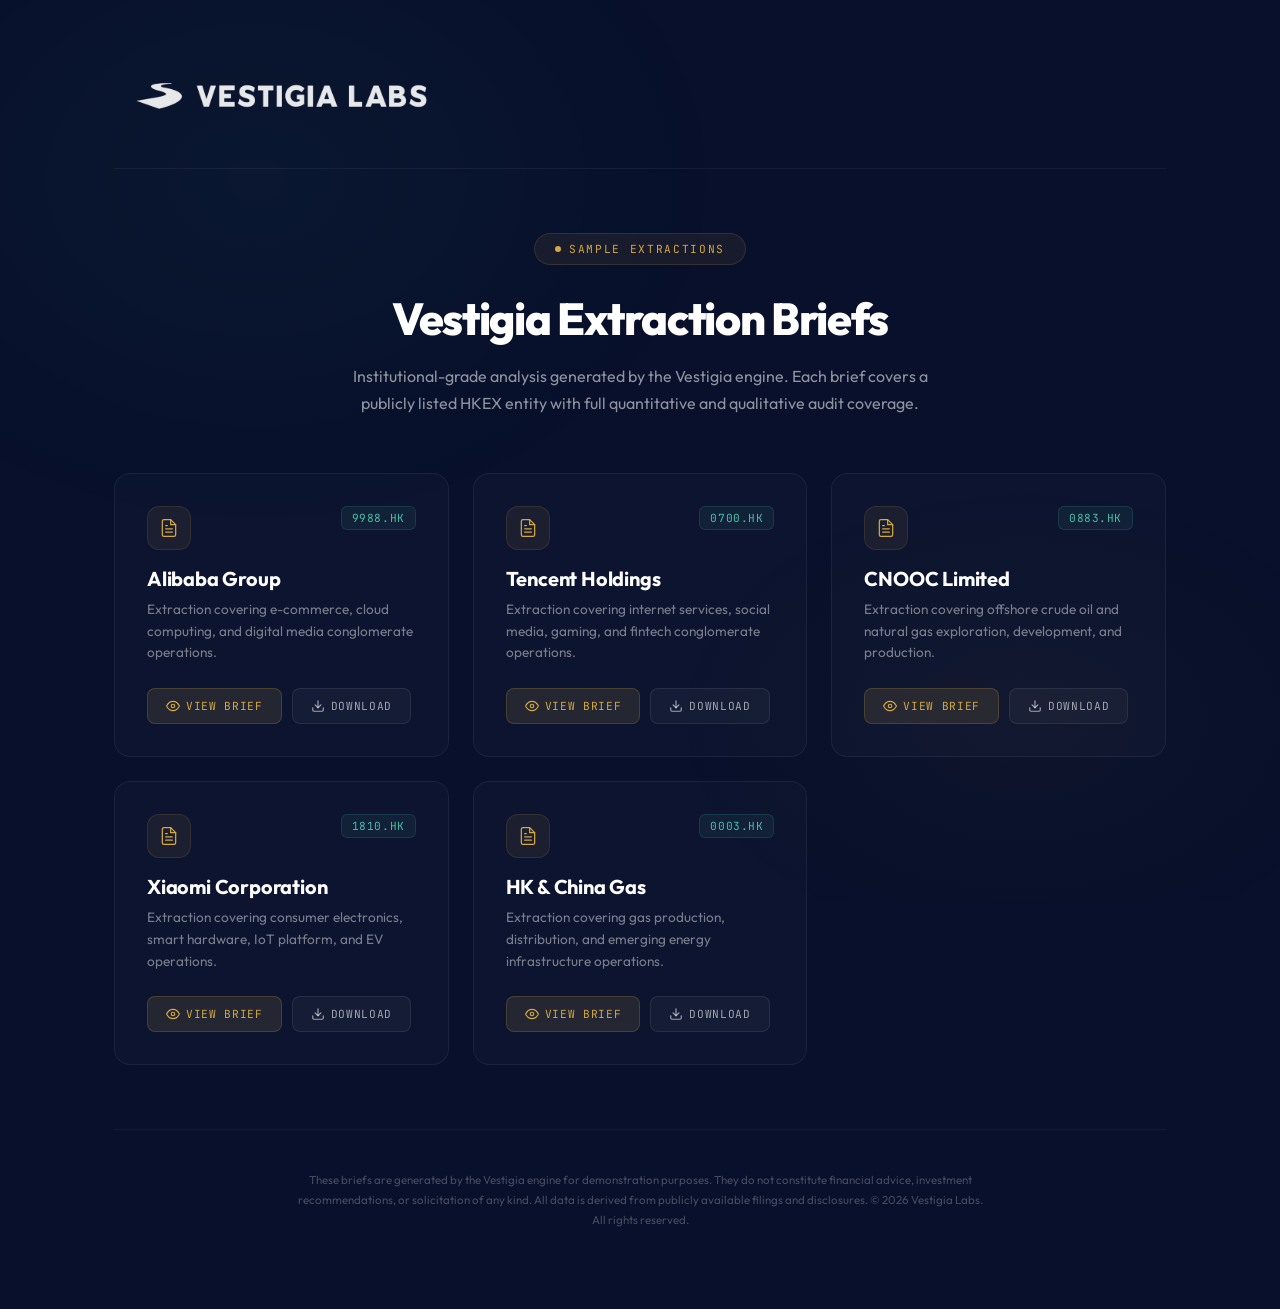
<file: briefs/index.html>
<!DOCTYPE html>
<html lang="en">

<head>
    <meta charset="UTF-8">
    <meta name="viewport" content="width=device-width, initial-scale=1.0">
    <meta name="description" content="Vestigia Labs — Sample Extraction Briefs. Institutional-grade financial analysis of HKEX-listed entities.">
    <meta name="robots" content="noindex, nofollow">

    <!-- Favicon -->
    <link rel="icon" type="image/png" href="../trail.png" />

    <title>Vestigia Labs — Extraction Briefs</title>

    <!-- Google Fonts -->
    <link rel="preconnect" href="https://fonts.googleapis.com">
    <link rel="preconnect" href="https://fonts.gstatic.com" crossorigin>
    <link href="https://fonts.googleapis.com/css2?family=Inter:wght@300;400;500;600;700;800;900&family=JetBrains+Mono:wght@400;500;600;700&family=Outfit:wght@300;400;500;600;700;800;900&display=swap" rel="stylesheet">

    <style>
        /* ═══════════════════════════════════════════
           RESET & BASE
           ═══════════════════════════════════════════ */
        *, *::before, *::after {
            margin: 0;
            padding: 0;
            box-sizing: border-box;
        }

        body {
            font-family: 'Outfit', 'Inter', -apple-system, BlinkMacSystemFont, 'Segoe UI', sans-serif;
            background: #08102B;
            color: #FFFFFF;
            min-height: 100vh;
            -webkit-font-smoothing: antialiased;
            -moz-osx-font-smoothing: grayscale;
        }

        /* ═══════════════════════════════════════════
           BACKGROUND EFFECTS
           ═══════════════════════════════════════════ */
        body::before {
            content: '';
            position: fixed;
            top: 0;
            left: 0;
            width: 100%;
            height: 100%;
            background:
                radial-gradient(ellipse 800px 600px at 20% 20%, rgba(100, 255, 218, 0.03) 0%, transparent 60%),
                radial-gradient(ellipse 600px 400px at 80% 80%, rgba(212, 168, 67, 0.03) 0%, transparent 60%);
            pointer-events: none;
            z-index: 0;
        }

        /* ═══════════════════════════════════════════
           LAYOUT
           ═══════════════════════════════════════════ */
        .page-wrapper {
            position: relative;
            z-index: 1;
            max-width: 1100px;
            margin: 0 auto;
            padding: 60px 24px 80px;
        }

        /* ═══════════════════════════════════════════
           HEADER / NAV
           ═══════════════════════════════════════════ */
        .reports-nav {
            display: flex;
            align-items: center;
            justify-content: space-between;
            margin-bottom: 64px;
            padding-bottom: 32px;
            border-bottom: 1px solid rgba(255, 255, 255, 0.06);
        }

        .reports-nav-logo {
            height: 72px;
            width: auto;
            filter: brightness(0) invert(1);
            opacity: 0.9;
            transition: opacity 0.3s ease;
        }

        .reports-nav-logo:hover {
            opacity: 1;
        }

        .reports-nav-back {
            font-family: 'JetBrains Mono', monospace;
            font-size: 0.75rem;
            color: rgba(255, 255, 255, 0.5);
            text-decoration: none;
            letter-spacing: 0.08em;
            text-transform: uppercase;
            transition: color 0.3s ease;
            display: flex;
            align-items: center;
            gap: 8px;
        }

        .reports-nav-back:hover {
            color: #D4A843;
        }

        .reports-nav-back svg {
            width: 14px;
            height: 14px;
            transition: transform 0.3s ease;
        }

        .reports-nav-back:hover svg {
            transform: translateX(-3px);
        }

        /* ═══════════════════════════════════════════
           PAGE HEADER
           ═══════════════════════════════════════════ */
        .reports-header {
            text-align: center;
            margin-bottom: 56px;
        }

        .reports-badge {
            display: inline-flex;
            align-items: center;
            gap: 8px;
            font-family: 'JetBrains Mono', monospace;
            font-size: 0.7rem;
            letter-spacing: 0.15em;
            text-transform: uppercase;
            color: #D4A843;
            background: rgba(212, 168, 67, 0.08);
            border: 1px solid rgba(212, 168, 67, 0.15);
            padding: 8px 20px;
            border-radius: 100px;
            margin-bottom: 28px;
        }

        .reports-badge-dot {
            width: 6px;
            height: 6px;
            background: #D4A843;
            border-radius: 50%;
            animation: pulse-dot 2s ease-in-out infinite;
        }

        @keyframes pulse-dot {
            0%, 100% { opacity: 0.4; }
            50% { opacity: 1; }
        }

        .reports-title {
            font-size: clamp(1.8rem, 4vw, 2.8rem);
            font-weight: 800;
            letter-spacing: -0.03em;
            line-height: 1.15;
            margin-bottom: 18px;
            color: #FFFFFF;
        }

        .reports-subtitle {
            font-size: 1rem;
            color: rgba(255, 255, 255, 0.55);
            line-height: 1.7;
            max-width: 600px;
            margin: 0 auto;
        }

        /* ═══════════════════════════════════════════
           REPORT CARDS GRID
           ═══════════════════════════════════════════ */
        .reports-grid {
            display: grid;
            grid-template-columns: repeat(auto-fill, minmax(320px, 1fr));
            gap: 24px;
            margin-bottom: 64px;
        }

        .report-card {
            background: rgba(255, 255, 255, 0.02);
            border: 1px solid rgba(255, 255, 255, 0.06);
            border-radius: 16px;
            padding: 32px;
            transition: all 0.4s cubic-bezier(0.4, 0, 0.2, 1);
            position: relative;
            overflow: hidden;
        }

        .report-card::before {
            content: '';
            position: absolute;
            top: 0;
            left: 0;
            right: 0;
            height: 1px;
            background: linear-gradient(90deg, transparent, rgba(212, 168, 67, 0.3), transparent);
            opacity: 0;
            transition: opacity 0.4s ease;
        }

        .report-card:hover {
            background: rgba(255, 255, 255, 0.04);
            border-color: rgba(212, 168, 67, 0.15);
            transform: translateY(-4px);
            box-shadow: 0 20px 60px rgba(0, 0, 0, 0.3);
        }

        .report-card:hover::before {
            opacity: 1;
        }

        .report-card-header {
            display: flex;
            align-items: flex-start;
            justify-content: space-between;
            margin-bottom: 16px;
        }

        .report-card-icon {
            width: 44px;
            height: 44px;
            background: rgba(212, 168, 67, 0.08);
            border: 1px solid rgba(212, 168, 67, 0.12);
            border-radius: 12px;
            display: flex;
            align-items: center;
            justify-content: center;
            flex-shrink: 0;
        }

        .report-card-icon svg {
            width: 20px;
            height: 20px;
            color: #D4A843;
        }

        .report-card-ticker {
            font-family: 'JetBrains Mono', monospace;
            font-size: 0.7rem;
            color: rgba(100, 255, 218, 0.7);
            background: rgba(100, 255, 218, 0.06);
            border: 1px solid rgba(100, 255, 218, 0.1);
            padding: 4px 10px;
            border-radius: 6px;
            letter-spacing: 0.05em;
        }

        .report-card-company {
            font-size: 1.25rem;
            font-weight: 700;
            letter-spacing: -0.01em;
            margin-bottom: 8px;
            color: #FFFFFF;
        }

        .report-card-desc {
            font-size: 0.85rem;
            color: rgba(255, 255, 255, 0.45);
            line-height: 1.6;
            margin-bottom: 24px;
        }

        .report-card-actions {
            display: flex;
            gap: 10px;
        }

        .report-btn {
            display: inline-flex;
            align-items: center;
            gap: 6px;
            font-family: 'JetBrains Mono', monospace;
            font-size: 0.7rem;
            letter-spacing: 0.06em;
            text-transform: uppercase;
            text-decoration: none;
            padding: 10px 18px;
            border-radius: 8px;
            transition: all 0.3s ease;
            cursor: pointer;
            border: none;
        }

        .report-btn svg {
            width: 14px;
            height: 14px;
        }

        .report-btn-primary {
            background: rgba(212, 168, 67, 0.12);
            color: #D4A843;
            border: 1px solid rgba(212, 168, 67, 0.2);
        }

        .report-btn-primary:hover {
            background: rgba(212, 168, 67, 0.2);
            border-color: rgba(212, 168, 67, 0.35);
            transform: translateY(-1px);
        }

        .report-btn-secondary {
            background: rgba(255, 255, 255, 0.04);
            color: rgba(255, 255, 255, 0.6);
            border: 1px solid rgba(255, 255, 255, 0.08);
        }

        .report-btn-secondary:hover {
            background: rgba(255, 255, 255, 0.08);
            color: rgba(255, 255, 255, 0.9);
            border-color: rgba(255, 255, 255, 0.15);
            transform: translateY(-1px);
        }

        /* ═══════════════════════════════════════════
           DISCLAIMER
           ═══════════════════════════════════════════ */
        .reports-disclaimer {
            text-align: center;
            padding-top: 40px;
            border-top: 1px solid rgba(255, 255, 255, 0.04);
        }

        .reports-disclaimer p {
            font-size: 0.72rem;
            color: rgba(255, 255, 255, 0.25);
            line-height: 1.7;
            max-width: 700px;
            margin: 0 auto;
        }

        /* ═══════════════════════════════════════════
           RESPONSIVE
           ═══════════════════════════════════════════ */
        @media (max-width: 768px) {
            .page-wrapper {
                padding: 40px 16px 60px;
            }

            .reports-nav {
                margin-bottom: 40px;
            }

            .reports-grid {
                grid-template-columns: 1fr;
            }

            .report-card {
                padding: 24px;
            }

            .report-card-actions {
                flex-direction: column;
            }

            .report-btn {
                justify-content: center;
            }
        }

        @media (max-width: 480px) {
            .reports-title {
                font-size: 1.6rem;
            }

            .reports-nav-logo {
                height: 22px;
            }
        }
    </style>
</head>

<body>
    <div class="page-wrapper">

        <!-- NAV -->
        <nav class="reports-nav" id="reports-nav">
            <a href="/" title="Vestigia Labs Home">
                <img src="../LOGOTransparent.png" alt="Vestigia Labs" class="reports-nav-logo">
            </a>
        </nav>

        <!-- HEADER -->
        <header class="reports-header" id="reports-header">
            <div class="reports-badge">
                <span class="reports-badge-dot"></span>
                Sample Extractions
            </div>
            <h1 class="reports-title">Vestigia Extraction Briefs</h1>
            <p class="reports-subtitle">
                Institutional-grade analysis generated by the Vestigia engine.
                Each brief covers a publicly listed HKEX entity with full quantitative and qualitative audit coverage.
            </p>
        </header>

        <!-- REPORT CARDS -->
        <div class="reports-grid" id="reports-grid">

            <!-- Alibaba -->
            <div class="report-card" id="report-alibaba">
                <div class="report-card-header">
                    <div class="report-card-icon">
                        <svg viewBox="0 0 24 24" fill="none" stroke="currentColor" stroke-width="1.5" stroke-linecap="round" stroke-linejoin="round">
                            <path d="M14 2H6a2 2 0 0 0-2 2v16a2 2 0 0 0 2 2h12a2 2 0 0 0 2-2V8z"/>
                            <polyline points="14 2 14 8 20 8"/>
                            <line x1="16" y1="13" x2="8" y2="13"/>
                            <line x1="16" y1="17" x2="8" y2="17"/>
                            <polyline points="10 9 9 9 8 9"/>
                        </svg>
                    </div>
                    <span class="report-card-ticker">9988.HK</span>
                </div>
                <h3 class="report-card-company">Alibaba Group</h3>
                <p class="report-card-desc">Extraction covering e-commerce, cloud computing, and digital media conglomerate operations.</p>
                <div class="report-card-actions">
                    <a href="/briefs/AlibabaBrief.pdf" target="_blank" class="report-btn report-btn-primary">
                        <svg viewBox="0 0 24 24" fill="none" stroke="currentColor" stroke-width="2" stroke-linecap="round" stroke-linejoin="round">
                            <path d="M1 12s4-8 11-8 11 8 11 8-4 8-11 8-11-8-11-8z"/>
                            <circle cx="12" cy="12" r="3"/>
                        </svg>
                        View Brief
                    </a>
                    <a href="/briefs/AlibabaBrief.pdf" download class="report-btn report-btn-secondary">
                        <svg viewBox="0 0 24 24" fill="none" stroke="currentColor" stroke-width="2" stroke-linecap="round" stroke-linejoin="round">
                            <path d="M21 15v4a2 2 0 0 1-2 2H5a2 2 0 0 1-2-2v-4"/>
                            <polyline points="7 10 12 15 17 10"/>
                            <line x1="12" y1="15" x2="12" y2="3"/>
                        </svg>
                        Download
                    </a>
                </div>
            </div>

            <!-- Tencent -->
            <div class="report-card" id="report-tencent">
                <div class="report-card-header">
                    <div class="report-card-icon">
                        <svg viewBox="0 0 24 24" fill="none" stroke="currentColor" stroke-width="1.5" stroke-linecap="round" stroke-linejoin="round">
                            <path d="M14 2H6a2 2 0 0 0-2 2v16a2 2 0 0 0 2 2h12a2 2 0 0 0 2-2V8z"/>
                            <polyline points="14 2 14 8 20 8"/>
                            <line x1="16" y1="13" x2="8" y2="13"/>
                            <line x1="16" y1="17" x2="8" y2="17"/>
                            <polyline points="10 9 9 9 8 9"/>
                        </svg>
                    </div>
                    <span class="report-card-ticker">0700.HK</span>
                </div>
                <h3 class="report-card-company">Tencent Holdings</h3>
                <p class="report-card-desc">Extraction covering internet services, social media, gaming, and fintech conglomerate operations.</p>
                <div class="report-card-actions">
                    <a href="/briefs/TencentBrief.pdf" target="_blank" class="report-btn report-btn-primary">
                        <svg viewBox="0 0 24 24" fill="none" stroke="currentColor" stroke-width="2" stroke-linecap="round" stroke-linejoin="round">
                            <path d="M1 12s4-8 11-8 11 8 11 8-4 8-11 8-11-8-11-8z"/>
                            <circle cx="12" cy="12" r="3"/>
                        </svg>
                        View Brief
                    </a>
                    <a href="/briefs/TencentBrief.pdf" download class="report-btn report-btn-secondary">
                        <svg viewBox="0 0 24 24" fill="none" stroke="currentColor" stroke-width="2" stroke-linecap="round" stroke-linejoin="round">
                            <path d="M21 15v4a2 2 0 0 1-2 2H5a2 2 0 0 1-2-2v-4"/>
                            <polyline points="7 10 12 15 17 10"/>
                            <line x1="12" y1="15" x2="12" y2="3"/>
                        </svg>
                        Download
                    </a>
                </div>
            </div>

            <!-- CNOOC -->
            <div class="report-card" id="report-cnooc">
                <div class="report-card-header">
                    <div class="report-card-icon">
                        <svg viewBox="0 0 24 24" fill="none" stroke="currentColor" stroke-width="1.5" stroke-linecap="round" stroke-linejoin="round">
                            <path d="M14 2H6a2 2 0 0 0-2 2v16a2 2 0 0 0 2 2h12a2 2 0 0 0 2-2V8z"/>
                            <polyline points="14 2 14 8 20 8"/>
                            <line x1="16" y1="13" x2="8" y2="13"/>
                            <line x1="16" y1="17" x2="8" y2="17"/>
                            <polyline points="10 9 9 9 8 9"/>
                        </svg>
                    </div>
                    <span class="report-card-ticker">0883.HK</span>
                </div>
                <h3 class="report-card-company">CNOOC Limited</h3>
                <p class="report-card-desc">Extraction covering offshore crude oil and natural gas exploration, development, and production.</p>
                <div class="report-card-actions">
                    <a href="/briefs/CNOOCBrief.pdf" target="_blank" class="report-btn report-btn-primary">
                        <svg viewBox="0 0 24 24" fill="none" stroke="currentColor" stroke-width="2" stroke-linecap="round" stroke-linejoin="round">
                            <path d="M1 12s4-8 11-8 11 8 11 8-4 8-11 8-11-8-11-8z"/>
                            <circle cx="12" cy="12" r="3"/>
                        </svg>
                        View Brief
                    </a>
                    <a href="/briefs/CNOOCBrief.pdf" download class="report-btn report-btn-secondary">
                        <svg viewBox="0 0 24 24" fill="none" stroke="currentColor" stroke-width="2" stroke-linecap="round" stroke-linejoin="round">
                            <path d="M21 15v4a2 2 0 0 1-2 2H5a2 2 0 0 1-2-2v-4"/>
                            <polyline points="7 10 12 15 17 10"/>
                            <line x1="12" y1="15" x2="12" y2="3"/>
                        </svg>
                        Download
                    </a>
                </div>
            </div>

            <!-- Xiaomi -->
            <div class="report-card" id="report-xiaomi">
                <div class="report-card-header">
                    <div class="report-card-icon">
                        <svg viewBox="0 0 24 24" fill="none" stroke="currentColor" stroke-width="1.5" stroke-linecap="round" stroke-linejoin="round">
                            <path d="M14 2H6a2 2 0 0 0-2 2v16a2 2 0 0 0 2 2h12a2 2 0 0 0 2-2V8z"/>
                            <polyline points="14 2 14 8 20 8"/>
                            <line x1="16" y1="13" x2="8" y2="13"/>
                            <line x1="16" y1="17" x2="8" y2="17"/>
                            <polyline points="10 9 9 9 8 9"/>
                        </svg>
                    </div>
                    <span class="report-card-ticker">1810.HK</span>
                </div>
                <h3 class="report-card-company">Xiaomi Corporation</h3>
                <p class="report-card-desc">Extraction covering consumer electronics, smart hardware, IoT platform, and EV operations.</p>
                <div class="report-card-actions">
                    <a href="/briefs/XiaomiBrief.pdf" target="_blank" class="report-btn report-btn-primary">
                        <svg viewBox="0 0 24 24" fill="none" stroke="currentColor" stroke-width="2" stroke-linecap="round" stroke-linejoin="round">
                            <path d="M1 12s4-8 11-8 11 8 11 8-4 8-11 8-11-8-11-8z"/>
                            <circle cx="12" cy="12" r="3"/>
                        </svg>
                        View Brief
                    </a>
                    <a href="/briefs/XiaomiBrief.pdf" download class="report-btn report-btn-secondary">
                        <svg viewBox="0 0 24 24" fill="none" stroke="currentColor" stroke-width="2" stroke-linecap="round" stroke-linejoin="round">
                            <path d="M21 15v4a2 2 0 0 1-2 2H5a2 2 0 0 1-2-2v-4"/>
                            <polyline points="7 10 12 15 17 10"/>
                            <line x1="12" y1="15" x2="12" y2="3"/>
                        </svg>
                        Download
                    </a>
                </div>
            </div>

            <!-- HK & China Gas -->
            <div class="report-card" id="report-hkchinags">
                <div class="report-card-header">
                    <div class="report-card-icon">
                        <svg viewBox="0 0 24 24" fill="none" stroke="currentColor" stroke-width="1.5" stroke-linecap="round" stroke-linejoin="round">
                            <path d="M14 2H6a2 2 0 0 0-2 2v16a2 2 0 0 0 2 2h12a2 2 0 0 0 2-2V8z"/>
                            <polyline points="14 2 14 8 20 8"/>
                            <line x1="16" y1="13" x2="8" y2="13"/>
                            <line x1="16" y1="17" x2="8" y2="17"/>
                            <polyline points="10 9 9 9 8 9"/>
                        </svg>
                    </div>
                    <span class="report-card-ticker">0003.HK</span>
                </div>
                <h3 class="report-card-company">HK &amp; China Gas</h3>
                <p class="report-card-desc">Extraction covering gas production, distribution, and emerging energy infrastructure operations.</p>
                <div class="report-card-actions">
                    <a href="/briefs/HK%26China%20Gas%20Brief.pdf" target="_blank" class="report-btn report-btn-primary">
                        <svg viewBox="0 0 24 24" fill="none" stroke="currentColor" stroke-width="2" stroke-linecap="round" stroke-linejoin="round">
                            <path d="M1 12s4-8 11-8 11 8 11 8-4 8-11 8-11-8-11-8z"/>
                            <circle cx="12" cy="12" r="3"/>
                        </svg>
                        View Brief
                    </a>
                    <a href="/briefs/HK%26China%20Gas%20Brief.pdf" download class="report-btn report-btn-secondary">
                        <svg viewBox="0 0 24 24" fill="none" stroke="currentColor" stroke-width="2" stroke-linecap="round" stroke-linejoin="round">
                            <path d="M21 15v4a2 2 0 0 1-2 2H5a2 2 0 0 1-2-2v-4"/>
                            <polyline points="7 10 12 15 17 10"/>
                            <line x1="12" y1="15" x2="12" y2="3"/>
                        </svg>
                        Download
                    </a>
                </div>
            </div>

        </div>

        <!-- DISCLAIMER -->
        <div class="reports-disclaimer" id="reports-disclaimer">
            <p>
                These briefs are generated by the Vestigia engine for demonstration purposes.
                They do not constitute financial advice, investment recommendations, or solicitation of any kind.
                All data is derived from publicly available filings and disclosures.
                © 2026 Vestigia Labs. All rights reserved.
            </p>
        </div>

    </div>
</body>

</html>
</file>
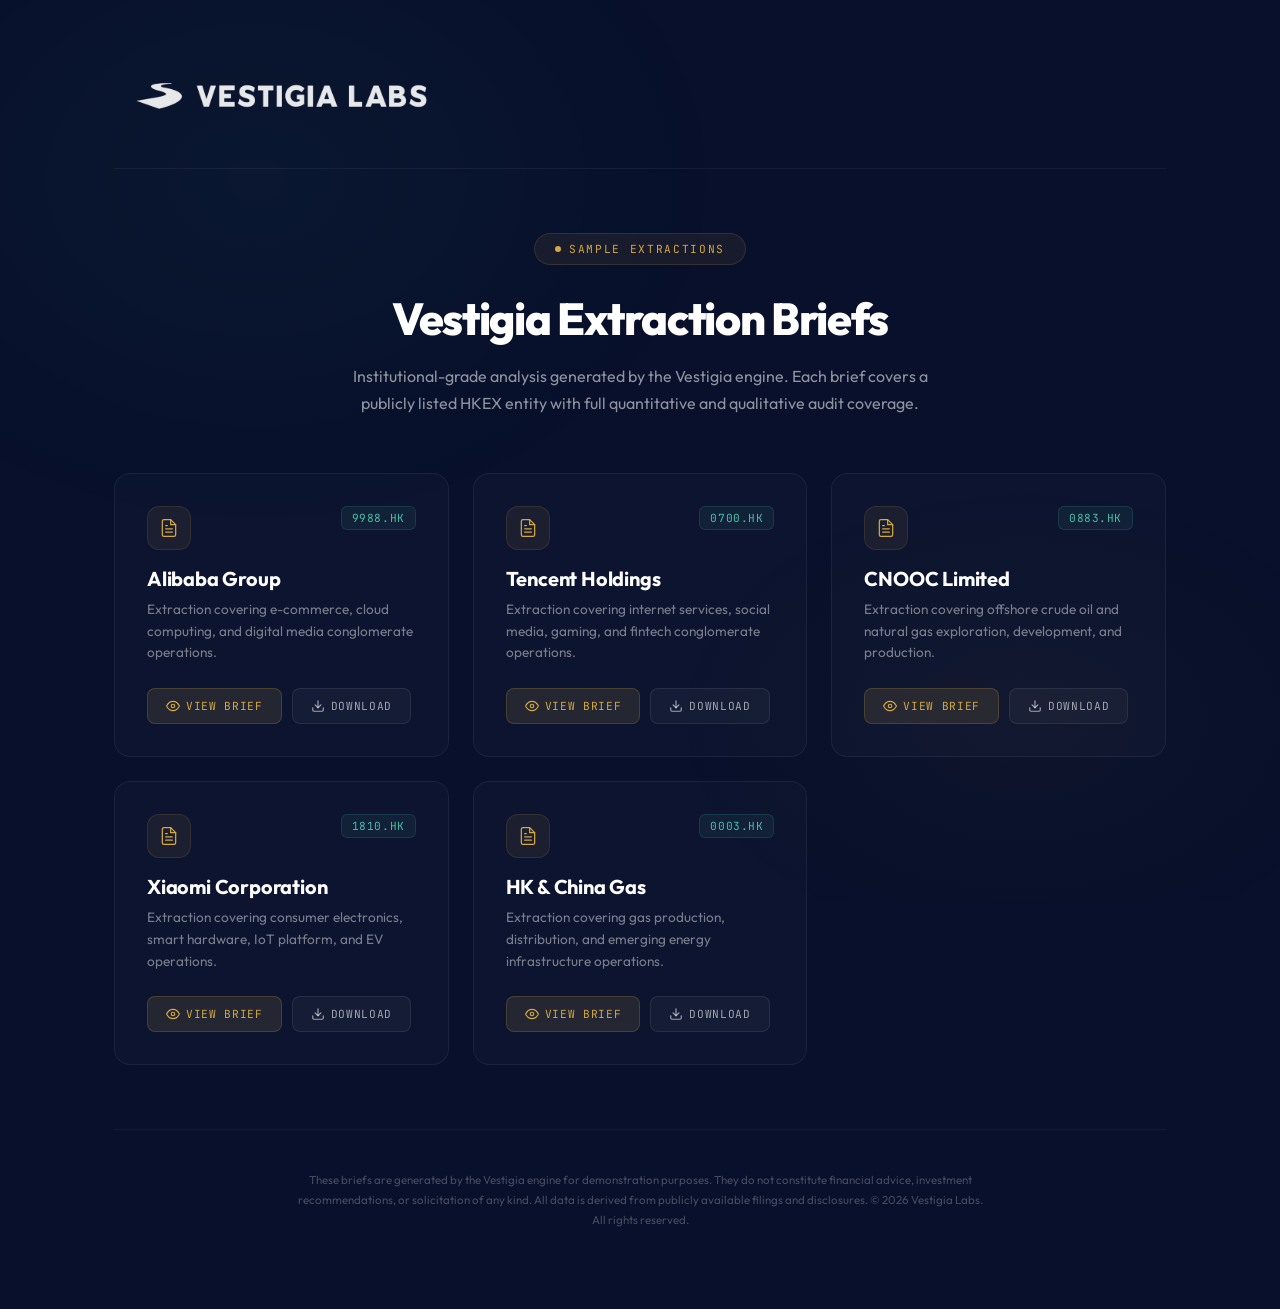
<file: reports/index.html>
<!DOCTYPE html>
<html lang="en">
<head>
    <meta charset="UTF-8">
    <meta name="robots" content="noindex, nofollow">
    <meta http-equiv="refresh" content="0; url=/briefs/">
    <title>Redirecting to Vestigia Labs Briefs...</title>
    <script>window.location.replace('/briefs/');</script>
</head>
<body>
    <p>Redirecting to <a href="/briefs/">/briefs/</a>...</p>
</body>
</html>
</file>
<file: styles.css>
/* ══════════════════════════════════════════════
   VESTIGIA LABS — Landing Page Stylesheet
   Institutional Navy — Aligned with Pitch Deck
   
   Color System:
   - Navy-Deep:    #08102B (background — dark navy derived from brand)
   - Navy-Brand:   #20275D (brand / pitch deck primary)
   - Glass:        rgba(32, 39, 93, 0.3) (navy-tinted cards)
   - Glass-hover:  rgba(32, 39, 93, 0.5)
   - Border:       rgba(255, 255, 255, 0.08)
   - Text-Primary: #FFFFFF (headlines)
   - Text-Body:    #D1D5DB (paragraphs)
   - Text-Muted:   #8892B0 (labels — blue-shifted for navy context)
   - Gold:         #D4A843 (primary action — institutional contrast)
   - Gold-Light:   #E8C56D
   - Cyan:         #64ffda (accent glow — forensic energy)
   ══════════════════════════════════════════════ */

/* ─── RESET & BASE ─── */
*,
*::before,
*::after {
    margin: 0;
    padding: 0;
    box-sizing: border-box;
}

html {
    scroll-behavior: smooth;
    background-color: #08102B;
    font-size: 16px;
    scroll-padding-top: 80px;
    overflow-x: hidden;
}

body {
    font-family: 'Outfit', 'Inter', -apple-system, BlinkMacSystemFont, 'Segoe UI', sans-serif;
    background-color: #08102B;
    background-image: radial-gradient(rgba(100, 120, 220, 0.07) 1px, transparent 1px);
    background-size: 24px 24px;
    color: #FFFFFF;
    line-height: 1.6;
    overflow-x: hidden;
    -webkit-font-smoothing: antialiased;
    -moz-osx-font-smoothing: grayscale;
}

a {
    text-decoration: none;
    color: inherit;
}

img {
    max-width: 100%;
    display: block;
}

/* ─── CONTAINER ─── */
.container {
    width: 100%;
    max-width: 1200px;
    margin: 0 auto;
    padding: 0 24px;
}

/* ─── TYPOGRAPHY ─── */
h1,
h2,
h3,
h4 {
    font-family: 'Outfit', 'Inter', sans-serif;
    font-weight: 700;
    letter-spacing: -0.02em;
    line-height: 1.15;
}

code {
    font-family: 'JetBrains Mono', 'Fira Code', monospace;
    font-size: 0.8em;
}

.icon-gold {
    stroke: #D4A843;
}

/* ─── BUTTONS (Premium) ─── */
.btn {
    display: inline-flex;
    align-items: center;
    gap: 10px;
    padding: 13px 28px;
    border-radius: 10px;
    font-family: 'Outfit', 'Inter', sans-serif;
    font-size: 0.875rem;
    font-weight: 600;
    cursor: pointer;
    transition: all 0.3s cubic-bezier(0.4, 0, 0.2, 1);
    border: none;
    white-space: nowrap;
    letter-spacing: 0.01em;
    position: relative;
    overflow: hidden;
}

.btn-primary {
    background: linear-gradient(135deg, #D4A843 0%, #C49530 100%);
    color: #040816;
    box-shadow:
        0 2px 8px rgba(212, 168, 67, 0.3),
        0 0 0 1px rgba(212, 168, 67, 0.1),
        inset 0 1px 0 rgba(255, 255, 255, 0.15);
}

.btn-primary::before {
    content: '';
    position: absolute;
    inset: 0;
    background: linear-gradient(135deg, rgba(255, 255, 255, 0.15) 0%, transparent 50%);
    pointer-events: none;
}

.btn-primary:hover {
    background: linear-gradient(135deg, #E8C56D 0%, #D4A843 100%);
    box-shadow:
        0 4px 20px rgba(212, 168, 67, 0.45),
        0 0 0 1px rgba(212, 168, 67, 0.2),
        inset 0 1px 0 rgba(255, 255, 255, 0.2);
    transform: translateY(-2px);
}

.btn-primary:active {
    transform: translateY(0);
    box-shadow:
        0 1px 4px rgba(212, 168, 67, 0.3),
        inset 0 1px 2px rgba(0, 0, 0, 0.1);
}

.btn-outline {
    background: rgba(255, 255, 255, 0.04);
    color: #FFFFFF;
    border: 1px solid rgba(255, 255, 255, 0.12);
    backdrop-filter: blur(8px);
    -webkit-backdrop-filter: blur(8px);
}

.btn-outline:hover {
    border-color: rgba(212, 168, 67, 0.5);
    color: #D4A843;
    background: rgba(212, 168, 67, 0.08);
    transform: translateY(-2px);
    box-shadow: 0 4px 16px rgba(0, 0, 0, 0.15);
}

.btn-ghost {
    background: transparent;
    color: #D1D5DB;
    padding: 13px 20px;
}

.btn-ghost:hover {
    color: #D4A843;
}

.btn-lg {
    padding: 16px 36px;
    font-size: 0.95rem;
    border-radius: 12px;
}

/* ═══════════════════════════════════════════════
   NAVIGATION
   ═══════════════════════════════════════════════ */
.nav {
    position: fixed;
    top: 0;
    left: 0;
    right: 0;
    z-index: 1000;
    padding: 0 24px;
    backdrop-filter: blur(20px) saturate(150%);
    -webkit-backdrop-filter: blur(20px) saturate(150%);
    background: rgba(4, 8, 22, 0.6);
    border-bottom: 1px solid rgba(255, 255, 255, 0.05);
    transition: all 0.4s cubic-bezier(0.4, 0, 0.2, 1);
}

.nav.scrolled {
    border-bottom-color: rgba(255, 255, 255, 0.08);
    background: rgba(4, 8, 22, 0.85);
    box-shadow: 0 4px 30px rgba(0, 0, 0, 0.4);
}

.nav-inner {
    max-width: 1200px;
    margin: 0 auto;
    display: flex;
    align-items: center;
    justify-content: space-between;
    height: 72px;
}

.nav-logo {
    display: flex;
    align-items: center;
    gap: 12px;
}

.nav-logo-img {
    height: 56px;
    width: auto;
    object-fit: contain;
    filter: brightness(0) invert(1);
    transition: opacity 0.3s ease;
}

.nav-logo-img:hover {
    opacity: 0.85;
}

.nav-links {
    display: flex;
    gap: 36px;
}

.nav-link {
    font-size: 0.85rem;
    font-weight: 500;
    color: #D1D5DB;
    transition: color 0.25s ease;
    position: relative;
}

.nav-link::after {
    content: '';
    position: absolute;
    bottom: -4px;
    left: 0;
    width: 0;
    height: 1.5px;
    background: linear-gradient(90deg, #D4A843, #E8C56D);
    transition: width 0.35s cubic-bezier(0.4, 0, 0.2, 1);
    border-radius: 1px;
}

.nav-link:hover {
    color: #FFFFFF;
}

.nav-link:hover::after {
    width: 100%;
}

.nav-actions {
    display: flex;
    align-items: center;
    gap: 12px;
}

.nav-mobile-toggle {
    display: none;
    flex-direction: column;
    gap: 5px;
    background: none;
    border: none;
    cursor: pointer;
    padding: 4px;
}

.nav-mobile-toggle span {
    width: 22px;
    height: 2px;
    background: #D1D5DB;
    border-radius: 2px;
    transition: all 0.3s ease;
}

/* ═══════════════════════════════════════════════
   HERO SECTION
   ═══════════════════════════════════════════════ */
.hero {
    position: relative;
    min-height: 100vh;
    display: flex;
    align-items: center;
    justify-content: center;
    padding: 108px 24px 56px;
    overflow: hidden;
}

.hero-grid-bg {
    position: absolute;
    inset: 0;
    background-image:
        linear-gradient(rgba(255, 255, 255, 0.02) 1px, transparent 1px),
        linear-gradient(90deg, rgba(255, 255, 255, 0.02) 1px, transparent 1px);
    background-size: 64px 64px;
    mask-image: radial-gradient(ellipse 70% 60% at 50% 35%, black 0%, transparent 70%);
    -webkit-mask-image: radial-gradient(ellipse 70% 60% at 50% 35%, black 0%, transparent 70%);
}

/* Aurora glow — large diffused ambient light */
.hero-radial {
    position: absolute;
    top: -300px;
    left: 50%;
    transform: translateX(-50%);
    width: 1600px;
    height: 1200px;
    background:
        radial-gradient(ellipse 50% 40% at 35% 45%, rgba(100, 255, 218, 0.07) 0%, transparent 70%),
        radial-gradient(ellipse 40% 35% at 65% 40%, rgba(212, 168, 67, 0.05) 0%, transparent 70%),
        radial-gradient(ellipse 60% 50% at 50% 30%, rgba(100, 255, 218, 0.03) 0%, transparent 60%);
    pointer-events: none;
    animation: aurora-drift 12s ease-in-out infinite alternate;
}

@keyframes aurora-drift {
    0% {
        opacity: 0.8;
        transform: translateX(-50%) scale(1);
    }

    100% {
        opacity: 1;
        transform: translateX(-48%) scale(1.05);
    }
}

.hero::after {
    content: '';
    position: absolute;
    bottom: 0;
    left: 0;
    right: 0;
    height: 250px;
    background: linear-gradient(to top, #08102B, transparent);
    pointer-events: none;
    z-index: 1;
}

.hero-particles {
    position: absolute;
    inset: 0;
    pointer-events: none;
}

.hero-two-col {
    max-width: 1280px;
    margin: 0 auto;
    width: 100%;
    display: grid;
    grid-template-columns: 1fr 1fr;
    align-items: center;
    gap: 48px;
    position: relative;
    z-index: 2;
}

.hero-content {
    position: relative;
    display: flex;
    flex-direction: column;
    justify-content: center;
    align-self: center;
    padding-left: 32px;
    min-width: 0;
    overflow: hidden;
}

/* ── Hero Workflow Diagram — vertical centering fix —– */
.hero-workflow {
    animation: fadeInRight 1s ease 0.5s both;
    align-self: center;
}

/* ═══════════════════════════════════════════════
   DECONSTRUCTION SPLIT-SCREEN
   ═══════════════════════════════════════════════ */
.deconstruct-wrap {
    display: grid;
    grid-template-columns: 1fr auto 1fr;
    gap: 0;
    align-items: stretch;
    border-radius: 14px;
    overflow: hidden;
    border: 1px solid rgba(255, 255, 255, 0.08);
    box-shadow: 0 24px 60px rgba(0, 0, 0, 0.6), inset 0 1px 0 rgba(255, 255, 255, 0.05);
    background: rgba(255, 255, 255, 0.02);
    height: 340px;
    font-size: 0.85em;
}

.decon-panel {
    display: flex;
    flex-direction: column;
    gap: 10px;
    padding: 16px;
    position: relative;
    overflow: hidden;
}

.decon-panel+.decon-panel {
    border-left: 1px solid rgba(255, 255, 255, 0.06);
}

.decon-label {
    display: flex;
    align-items: center;
    gap: 8px;
    font-family: 'JetBrains Mono', monospace;
    font-size: 0.62rem;
    font-weight: 700;
    text-transform: uppercase;
    letter-spacing: 0.12em;
    color: #52525B;
    margin-bottom: 4px;
}

.decon-step {
    color: #64ffda;
    font-weight: 800;
}

/* ─── Panel 01: Raw Source Doc ─── */
.decon-source {
    background: rgba(4, 8, 22, 0.7);
    min-width: 195px;
}

.decon-source-doc {
    display: flex;
    flex-direction: column;
    gap: 6px;
    flex: 1;
    overflow: hidden;
}

.raw-doc-header {
    display: flex;
    align-items: center;
    gap: 8px;
    padding-bottom: 8px;
    border-bottom: 1px solid rgba(255, 255, 255, 0.06);
    margin-bottom: 4px;
}

.raw-doc-logo {
    font-size: 1.1rem;
    color: rgba(255, 255, 255, 0.3);
    font-weight: 900;
    letter-spacing: -0.02em;
    white-space: nowrap;
}

.raw-doc-meta {
    display: flex;
    flex-direction: column;
    gap: 3px;
    flex: 1;
}

.raw-meta-line {
    height: 4px;
    background: rgba(255, 255, 255, 0.08);
    border-radius: 2px;
}

.raw-doc-body {
    display: flex;
    flex-direction: column;
    gap: 5px;
    flex: 1;
}

.raw-text-block {
    line-height: 1.4;
}

.zh {
    font-size: 0.6rem;
    color: rgba(255, 255, 255, 0.28);
    letter-spacing: 0.02em;
    font-family: 'Noto Sans SC', sans-serif;
}

.zh-sm {
    font-size: 0.58rem;
    color: rgba(255, 255, 255, 0.28);
}

.small-zh .zh {
    font-size: 0.55rem;
    color: rgba(255, 255, 255, 0.18);
}

.raw-text-row {
    display: flex;
    flex-direction: column;
    gap: 3px;
}

.raw-trow {
    height: 3px;
    background: rgba(255, 255, 255, 0.07);
    border-radius: 2px;
}

.raw-table {
    border: 1px solid rgba(255, 255, 255, 0.07);
    border-radius: 4px;
    overflow: hidden;
}

.raw-table-row {
    display: flex;
    justify-content: space-between;
    align-items: center;
    padding: 3px 6px;
    border-bottom: 1px solid rgba(255, 255, 255, 0.04);
}

.raw-table-row:last-child {
    border-bottom: none;
}

.raw-table-highlight {
    background: rgba(239, 68, 68, 0.06);
}

.raw-tcell {
    font-size: 0.55rem;
    color: rgba(255, 255, 255, 0.25);
}

.raw-tcell-num {
    font-family: 'JetBrains Mono', monospace;
    font-size: 0.58rem;
    color: rgba(255, 255, 255, 0.3);
}

.raw-tcell-num.warn {
    color: rgba(239, 68, 68, 0.6);
}

.raw-doc-footer {
    margin-top: auto;
    padding-top: 6px;
    border-top: 1px solid rgba(255, 255, 255, 0.05);
    font-family: 'JetBrains Mono', monospace;
    font-size: 0.52rem;
    color: rgba(255, 255, 255, 0.2);
}

/* ─── Panel 02: AI Engine ─── */
.decon-process {
    background: rgba(4, 8, 22, 0.85);
    align-items: center;
    justify-content: center;
    min-width: 155px;
    padding: 16px 12px;
    position: relative;
}

.decon-process .decon-label {
    position: absolute;
    top: 16px;
    left: 12px;
}

/* Subtle arrows between panels */
.decon-process::before,
.decon-process::after {
    content: '→';
    position: absolute;
    top: 50%;
    transform: translateY(-50%);
    font-size: 0.75rem;
    color: rgba(100, 255, 218, 0.3);
    z-index: 5;
}

.decon-process::before {
    left: -12px;
}

.decon-process::after {
    right: -12px;
}

.decon-engine {
    display: flex;
    flex-direction: column;
    align-items: center;
    gap: 14px;
    width: 100%;
    margin-top: 20px;
}

.engine-core {
    position: relative;
    width: 72px;
    height: 72px;
    display: flex;
    align-items: center;
    justify-content: center;
}

.engine-ring {
    position: absolute;
    border-radius: 50%;
    border: 1px solid rgba(100, 255, 218, 0.3);
}

.engine-ring-1 {
    width: 72px;
    height: 72px;
    animation: ring-spin 6s linear infinite;
    border-color: rgba(100, 255, 218, 0.35);
    border-style: dashed;
}

.engine-ring-2 {
    width: 52px;
    height: 52px;
    animation: ring-spin 4s linear infinite reverse;
    border-color: rgba(212, 168, 67, 0.3);
}

.engine-ring-3 {
    width: 34px;
    height: 34px;
    animation: ring-spin 3s linear infinite;
    border-color: rgba(100, 255, 218, 0.2);
}

@keyframes ring-spin {
    from {
        transform: rotate(0deg);
    }

    to {
        transform: rotate(360deg);
    }
}

.engine-center {
    position: relative;
    z-index: 2;
    width: 22px;
    height: 22px;
    display: flex;
    align-items: center;
    justify-content: center;
}

.engine-icon {
    font-size: 1rem;
    color: #64ffda;
    filter: drop-shadow(0 0 6px rgba(100, 255, 218, 0.6));
    animation: icon-pulse 2s ease-in-out infinite;
}

@keyframes icon-pulse {

    0%,
    100% {
        opacity: 0.8;
        filter: drop-shadow(0 0 4px rgba(100, 255, 218, 0.4));
    }

    50% {
        opacity: 1;
        filter: drop-shadow(0 0 10px rgba(100, 255, 218, 0.8));
    }
}

.engine-agents {
    display: flex;
    flex-direction: column;
    gap: 4px;
    width: 100%;
}

.agent-pill {
    display: flex;
    align-items: center;
    gap: 6px;
    background: rgba(255, 255, 255, 0.03);
    border: 1px solid rgba(255, 255, 255, 0.06);
    border-radius: 20px;
    padding: 3px 8px;
    font-family: 'JetBrains Mono', monospace;
    font-size: 0.58rem;
    color: rgba(255, 255, 255, 0.5);
}

.agent-dot {
    width: 5px;
    height: 5px;
    border-radius: 50%;
    flex-shrink: 0;
    animation: dot-blink 1.5s ease-in-out infinite;
}

.dot-green {
    background: #10B981;
}

.dot-teal {
    background: #64ffda;
    animation-delay: 0.3s;
}

.dot-gold {
    background: #D4A843;
    animation-delay: 0.6s;
}

.dot-red {
    background: #EF4444;
    animation-delay: 0.9s;
}

@keyframes dot-blink {

    0%,
    100% {
        opacity: 0.5;
    }

    50% {
        opacity: 1;
    }
}

.engine-status {
    width: 100%;
    display: flex;
    flex-direction: column;
    gap: 4px;
    align-items: center;
}

.engine-progress-bar {
    width: 100%;
    height: 2px;
    background: rgba(255, 255, 255, 0.06);
    border-radius: 2px;
    overflow: hidden;
}

.engine-progress-fill {
    height: 100%;
    background: linear-gradient(90deg, #64ffda, #D4A843);
    border-radius: 2px;
    animation: progress-sweep 3s ease-in-out infinite;
}

@keyframes progress-sweep {
    0% {
        width: 0%;
        opacity: 0.8;
    }

    70% {
        width: 100%;
        opacity: 1;
    }

    100% {
        width: 100%;
        opacity: 0.4;
    }
}

.engine-status-text {
    font-family: 'JetBrains Mono', monospace;
    font-size: 0.52rem;
    color: rgba(255, 255, 255, 0.3);
    letter-spacing: 0.05em;
}

/* ─── Panel 03: Intelligence Output ─── */
.decon-output {
    background: rgba(8, 4, 12, 0.8);
    min-width: 195px;
}

.decon-result {
    display: flex;
    flex-direction: column;
    gap: 8px;
    flex: 1;
}

.result-verdict {
    display: flex;
    align-items: center;
    justify-content: space-between;
    padding: 8px 10px;
    background: rgba(239, 68, 68, 0.08);
    border: 1px solid rgba(239, 68, 68, 0.2);
    border-radius: 8px;
}

.verdict-badge {
    font-family: 'JetBrains Mono', monospace;
    font-size: 0.68rem;
    font-weight: 800;
    color: #EF4444;
    letter-spacing: 0.1em;
    text-shadow: 0 0 12px rgba(239, 68, 68, 0.4);
}

.verdict-ticker {
    font-family: 'JetBrains Mono', monospace;
    font-size: 0.62rem;
    color: rgba(255, 255, 255, 0.4);
}

.result-flags {
    display: flex;
    flex-direction: column;
    gap: 5px;
    flex: 1;
}

.result-flag {
    display: flex;
    align-items: flex-start;
    gap: 7px;
    padding: 7px 9px;
    border-radius: 7px;
    border-left: 2px solid transparent;
}

.flag-red {
    background: rgba(239, 68, 68, 0.06);
    border-left-color: rgba(239, 68, 68, 0.5);
}

.flag-amber {
    background: rgba(212, 168, 67, 0.06);
    border-left-color: rgba(212, 168, 67, 0.5);
}

.flag-icon {
    font-size: 0.7rem;
    flex-shrink: 0;
    margin-top: 1px;
}

.flag-red .flag-icon {
    color: #EF4444;
}

.flag-amber .flag-icon {
    color: #D4A843;
}

.flag-body {
    display: flex;
    flex-direction: column;
    gap: 2px;
    flex: 1;
    min-width: 0;
}

.flag-title {
    font-size: 0.67rem;
    font-weight: 700;
    color: #FFFFFF;
    white-space: nowrap;
    overflow: hidden;
    text-overflow: ellipsis;
}

.flag-sub {
    font-family: 'JetBrains Mono', monospace;
    font-size: 0.5rem;
    color: rgba(255, 255, 255, 0.35);
    white-space: nowrap;
    overflow: hidden;
    text-overflow: ellipsis;
}

.flag-severity {
    font-family: 'JetBrains Mono', monospace;
    font-size: 0.52rem;
    font-weight: 800;
    color: #EF4444;
    letter-spacing: 0.08em;
    white-space: nowrap;
    flex-shrink: 0;
    margin-top: 1px;
}

.flag-amber-txt {
    color: #D4A843;
}

.result-footer {
    margin-top: auto;
    padding-top: 8px;
    border-top: 1px solid rgba(255, 255, 255, 0.05);
}

.result-delta {
    font-family: 'JetBrains Mono', monospace;
    font-size: 0.58rem;
    color: #64ffda;
    letter-spacing: 0.04em;
}

.workflow-panel {
    background: rgba(255, 255, 255, 0.04);
    border: 1px solid rgba(255, 255, 255, 0.08);
    border-radius: 16px;
    overflow: hidden;
    box-shadow:
        0 32px 100px rgba(0, 0, 0, 0.6),
        inset 0 1px 0 rgba(255, 255, 255, 0.05);
    backdrop-filter: blur(20px);
    -webkit-backdrop-filter: blur(20px);
}

.workflow-panel-header {
    display: flex;
    align-items: center;
    justify-content: space-between;
    padding: 14px 20px;
    background: rgba(0, 0, 0, 0.2);
    border-bottom: 1px solid rgba(255, 255, 255, 0.05);
}

.workflow-title-center {
    font-family: 'JetBrains Mono', monospace;
    font-size: 0.75rem;
    font-weight: 700;
    letter-spacing: 0.2em;
    color: #D4A843;
    text-transform: uppercase;
}

.workflow-label-side {
    font-family: 'JetBrains Mono', monospace;
    font-size: 0.6rem;
    font-weight: 600;
    letter-spacing: 0.12em;
    color: rgba(100, 255, 218, 0.5);
    text-transform: uppercase;
}

.workflow-svg {
    width: 100%;
    height: auto;
    display: block;
    padding: 8px 4px 4px;
}

/* Node pulse animations */
@keyframes node-pulse-gold {

    0%,
    100% {
        opacity: 1;
        r: 34;
    }

    50% {
        opacity: 0.7;
    }
}

@keyframes node-pulse-teal {

    0%,
    100% {
        opacity: 1;
    }

    50% {
        opacity: 0.65;
    }
}

@keyframes node-pulse-blue {

    0%,
    100% {
        opacity: 1;
    }

    50% {
        opacity: 0.6;
    }
}

@keyframes node-pulse-orange {

    0%,
    100% {
        opacity: 1;
    }

    50% {
        opacity: 0.6;
    }
}

.node-pulse-gold {
    animation: node-pulse-gold 3s ease-in-out infinite;
}

.node-pulse-teal {
    animation: node-pulse-teal 2.8s ease-in-out infinite 0.3s;
}

.node-pulse-blue {
    animation: node-pulse-blue 3.2s ease-in-out infinite 0.6s;
}

.node-pulse-orange {
    animation: node-pulse-orange 3s ease-in-out infinite 0.9s;
}

/* Flow line dash animation */
@keyframes dash {
    to {
        stroke-dashoffset: -20;
    }
}


/* ═══════════════════════════════════════════════
   DOCUMENT SCAN VISUALIZATION
   ═══════════════════════════════════════════════ */

/* Document container — clipping parent for the beams */
.scan-document {
    position: relative;
    overflow: hidden;
    padding: 16px 20px 12px;
    border-bottom: 1px solid rgba(255, 255, 255, 0.04);
}

/* Document heading row */
.doc-title-row {
    display: flex;
    align-items: baseline;
    justify-content: space-between;
    margin-bottom: 12px;
    padding-bottom: 10px;
    border-bottom: 1px solid rgba(255, 255, 255, 0.06);
}

.doc-company {
    font-family: 'JetBrains Mono', monospace;
    font-size: 0.67rem;
    font-weight: 600;
    color: rgba(232, 236, 241, 0.85);
    letter-spacing: 0.01em;
}

.doc-page-ref {
    font-family: 'JetBrains Mono', monospace;
    font-size: 0.6rem;
    color: rgba(212, 168, 67, 0.65);
    white-space: nowrap;
    margin-left: 8px;
}

/* Normal data rows */
.doc-data-row {
    display: flex;
    align-items: center;
    justify-content: space-between;
    padding: 5px 0;
    border-bottom: 1px solid rgba(255, 255, 255, 0.025);
    position: relative;
    gap: 8px;
}

.doc-line-placeholder {
    height: 5px;
    background: rgba(255, 255, 255, 0.07);
    border-radius: 2px;
    flex-shrink: 0;
}

.doc-figure {
    font-family: 'JetBrains Mono', monospace;
    font-size: 0.65rem;
    color: rgba(154, 163, 184, 0.65);
    white-space: nowrap;
    flex-shrink: 0;
}

/* Flagged rows */
.doc-flagged {
    border-radius: 5px;
    padding: 6px 10px;
    margin: 3px -10px;
    display: flex;
    align-items: center;
    justify-content: space-between;
    gap: 8px;
}

.doc-flagged-red {
    background: rgba(239, 68, 68, 0.07);
    border-left: 2px solid #EF4444;
}

.doc-flagged-warn {
    background: rgba(240, 180, 41, 0.06);
    border-left: 2px solid #F0B429;
}

.doc-flag-text {
    font-family: 'JetBrains Mono', monospace;
    font-size: 0.67rem;
    font-weight: 600;
    white-space: nowrap;
}

.doc-flagged-red .doc-flag-text {
    color: #EF4444;
}

.doc-flagged-warn .doc-flag-text {
    color: #F0B429;
}

.doc-flag-badge {
    font-family: 'JetBrains Mono', monospace;
    font-size: 0.58rem;
    font-weight: 700;
    padding: 3px 7px;
    border-radius: 4px;
    letter-spacing: 0.06em;
    white-space: nowrap;
    flex-shrink: 0;
}

.badge-danger {
    background: rgba(239, 68, 68, 0.1);
    color: #EF4444;
    border: 1px solid rgba(239, 68, 68, 0.18);
}

.badge-warn {
    background: rgba(240, 180, 41, 0.1);
    color: #F0B429;
    border: 1px solid rgba(240, 180, 41, 0.18);
}

/* Footnotes */
.doc-footnote-section {
    margin-top: 10px;
    padding-top: 8px;
    border-top: 1px solid rgba(255, 255, 255, 0.04);
    display: flex;
    flex-direction: column;
    gap: 5px;
}

.doc-fn-line {
    height: 4px;
    background: rgba(255, 255, 255, 0.045);
    border-radius: 2px;
}

/* ── Scan Beams ── */
.scan-beam {
    position: absolute;
    left: 0;
    right: 0;
    height: 2px;
    z-index: 10;
    pointer-events: none;
}

.scan-beam::before {
    content: '';
    position: absolute;
    left: 0;
    right: 0;
    height: 36px;
    top: -17px;
    opacity: 0.07;
    border-radius: 50%;
    background: inherit;
    filter: blur(10px);
}

.scan-beam-white {
    background: linear-gradient(90deg, transparent 0%, rgba(255, 255, 255, 0.06) 20%, rgba(255, 255, 255, 0.55) 50%, rgba(255, 255, 255, 0.06) 80%, transparent 100%);
    box-shadow: 0 0 12px rgba(255, 255, 255, 0.4), 0 0 28px rgba(255, 255, 255, 0.12);
    animation: scan-sweep 4.5s ease-in-out infinite;
}

@keyframes scan-sweep {
    0% {
        top: 0%;
    }

    50% {
        top: calc(100% - 2px);
    }

    100% {
        top: 0%;
    }
}

/* Beam agent labels */
.beam-agent-label {
    position: absolute;
    right: 6px;
    top: -11px;
    font-family: 'JetBrains Mono', monospace;
    font-size: 0.58rem;
    font-weight: 700;
    letter-spacing: 0.05em;
    padding: 2px 7px;
    border-radius: 4px;
    white-space: nowrap;
    opacity: 0.95;
}

.beam-label-gold {
    background: rgba(212, 168, 67, 0.12);
    color: #D4A843;
    border: 1px solid rgba(212, 168, 67, 0.25);
}

.beam-label-teal {
    background: rgba(100, 255, 218, 0.08);
    color: #64ffda;
    border: 1px solid rgba(100, 255, 218, 0.2);
}

.beam-label-blue {
    background: rgba(108, 182, 255, 0.08);
    color: #6CB6FF;
    border: 1px solid rgba(108, 182, 255, 0.2);
}

.beam-label-purple {
    background: rgba(167, 139, 250, 0.08);
    color: #A78BFA;
    border: 1px solid rgba(167, 139, 250, 0.2);
}

/* Status bar */
.scan-status-bar {
    display: flex;
    align-items: center;
    gap: 10px;
    padding: 11px 20px;
    background: rgba(0, 0, 0, 0.18);
}

.status-indicator {
    width: 7px;
    height: 7px;
    border-radius: 50%;
    background: #10B981;
    box-shadow: 0 0 8px rgba(16, 185, 129, 0.6);
    animation: pulse-dot 2s ease-in-out infinite;
    flex-shrink: 0;
}

.status-text {
    font-family: 'JetBrains Mono', monospace;
    font-size: 0.62rem;
    color: rgba(106, 116, 144, 0.85);
    flex: 1;
}

.status-verdict {
    font-family: 'JetBrains Mono', monospace;
    font-size: 0.6rem;
    font-weight: 700;
    padding: 3px 9px;
    border-radius: 5px;
    letter-spacing: 0.08em;
}

.verdict-high {
    background: rgba(239, 68, 68, 0.08);
    color: #EF4444;
    border: 1px solid rgba(239, 68, 68, 0.18);
    animation: verdict-pulse 2.5s ease-in-out infinite;
}

@keyframes verdict-pulse {

    0%,
    100% {
        box-shadow: 0 0 0 0 rgba(239, 68, 68, 0);
    }

    50% {
        box-shadow: 0 0 0 4px rgba(239, 68, 68, 0.08);
    }
}

.hero-badge {
    display: inline-flex;
    align-items: center;
    gap: 10px;
    padding: 8px 20px;
    background: rgba(212, 168, 67, 0.08);
    border: 1px solid rgba(212, 168, 67, 0.2);
    border-radius: 100px;
    font-size: 0.78rem;
    font-weight: 600;
    color: #D4A843;
    margin-bottom: 36px;
    animation: fadeInUp 0.8s ease forwards;
    backdrop-filter: blur(8px);
    -webkit-backdrop-filter: blur(8px);
}

.badge-dot {
    width: 7px;
    height: 7px;
    background: #64ffda;
    border-radius: 50%;
    animation: pulse-dot 2s ease-in-out infinite;
    box-shadow: 0 0 8px rgba(100, 255, 218, 0.4);
}

@keyframes pulse-dot {

    0%,
    100% {
        opacity: 1;
        transform: scale(1);
    }

    50% {
        opacity: 0.4;
        transform: scale(0.7);
    }
}

.hero-title {
    font-size: clamp(2.8rem, 6.5vw, 5rem);
    font-weight: 800;
    line-height: 1.06;
    margin-bottom: 28px;
    animation: fadeInUp 0.8s ease 0.1s both;
    opacity: 0;
    letter-spacing: -0.03em;
    color: #FFFFFF;
}

.hero-line {
    display: block;
}

.hero-line-gold {
    color: #D4A843;
}



@keyframes shimmer {

    0%,
    100% {
        background-position: 0% center;
    }

    50% {
        background-position: 300% center;
    }
}

.hero-subtitle {
    font-size: 1.15rem;
    line-height: 1.75;
    color: #D1D5DB;
    max-width: 600px;
    margin-bottom: 44px;
    animation: fadeInUp 0.8s ease 0.2s both;
    opacity: 0;
    font-weight: 400;
}

.hero-actions {
    display: flex;
    gap: 16px;
    margin-bottom: 40px;
    animation: fadeInUp 0.8s ease 0.3s both;
    opacity: 0;
}

.hero-metrics {
    display: flex;
    align-items: center;
    gap: 36px;
    animation: fadeInUp 0.8s ease 0.4s both;
    opacity: 0;
    padding-top: 8px;
    border-top: 1px solid rgba(255, 255, 255, 0.06);
    margin-top: 8px;
}

.metric {
    display: flex;
    flex-direction: column;
    gap: 6px;
}

.metric-value {
    font-family: 'JetBrains Mono', monospace;
    font-size: 1.7rem;
    font-weight: 700;
    color: #FFFFFF;
}

.metric-label {
    font-size: 0.72rem;
    font-weight: 600;
    color: #52525B;
    text-transform: uppercase;
    letter-spacing: 0.1em;
}

.metric-divider {
    width: 1px;
    height: 44px;
    background: linear-gradient(180deg, transparent, rgba(255, 255, 255, 0.1), transparent);
}

/* ─── Hero Terminal Preview ─── */
.hero-terminal-preview {
    position: absolute;
    right: -40px;
    top: 50%;
    transform: translateY(-50%);
    width: 520px;
    animation: fadeInRight 1s ease 0.5s forwards;
    opacity: 0;
    z-index: 1;
}

.terminal-window {
    background: rgba(0, 0, 0, 0.8);
    border-radius: 16px;
    border: 1px solid rgba(255, 255, 255, 0.08);
    overflow: hidden;
    box-shadow:
        0 24px 80px rgba(0, 0, 0, 0.4),
        0 0 0 1px rgba(255, 255, 255, 0.03),
        inset 0 1px 0 rgba(255, 255, 255, 0.04);
    backdrop-filter: blur(20px);
    -webkit-backdrop-filter: blur(20px);
}

.terminal-header {
    display: flex;
    align-items: center;
    gap: 12px;
    padding: 14px 18px;
    background: rgba(0, 0, 0, 0.15);
    border-bottom: 1px solid rgba(255, 255, 255, 0.05);
}

.terminal-dots {
    display: flex;
    gap: 7px;
}

.dot {
    width: 11px;
    height: 11px;
    border-radius: 50%;
}

.dot-red {
    background: #FF5F57;
}

.dot-yellow {
    background: #FEBC2E;
}

.dot-green {
    background: #28C840;
}

.terminal-title {
    font-family: 'JetBrains Mono', monospace;
    font-size: 0.68rem;
    color: #52525B;
    margin-left: auto;
    letter-spacing: 0.02em;
}

.terminal-body {
    padding: 22px;
    font-family: 'JetBrains Mono', monospace;
    font-size: 0.76rem;
    line-height: 1.9;
}

.terminal-line {
    display: flex;
    gap: 8px;
    flex-wrap: wrap;
}

.t-prompt {
    color: #64ffda;
}

.t-cmd {
    color: #FFFFFF;
    font-weight: 600;
}

.t-arg {
    color: #6CB6FF;
}

.t-flag {
    color: #9B8CFF;
}

.t-system {
    color: #64ffda;
}

.t-info {
    color: #D1D5DB;
}

.t-warn {
    color: #F0B429;
}

.t-warning {
    color: #F0B429;
}

.t-alert {
    color: #EF4444;
}

.t-danger {
    color: #EF4444;
    font-weight: 500;
}

.t-gold {
    color: #D4A843;
}

.t-verdict {
    color: #D4A843;
    font-weight: 700;
}

.terminal-cursor {
    display: inline-block;
    width: 8px;
    height: 16px;
    background: #64ffda;
    margin-top: 4px;
    animation: blink 1s step-end infinite;
    border-radius: 1px;
}

@keyframes blink {
    50% {
        opacity: 0;
    }
}

/* Terminal line animations */
.t-fade-1 {
    animation: fadeIn 0.3s ease 0.8s forwards;
    opacity: 0;
}

.t-fade-2 {
    animation: fadeIn 0.3s ease 1.2s forwards;
    opacity: 0;
}

.t-fade-3 {
    animation: fadeIn 0.3s ease 1.6s forwards;
    opacity: 0;
}

.t-fade-4 {
    animation: fadeIn 0.3s ease 2.0s forwards;
    opacity: 0;
}

.t-fade-5 {
    animation: fadeIn 0.3s ease 2.4s forwards;
    opacity: 0;
}

.t-fade-6 {
    animation: fadeIn 0.3s ease 2.8s forwards;
    opacity: 0;
}

.t-fade-7 {
    animation: fadeIn 0.3s ease 3.2s forwards;
    opacity: 0;
}

.t-fade-8 {
    animation: fadeIn 0.3s ease 3.6s forwards;
    opacity: 0;
}

.t-fade-9 {
    animation: fadeIn 0.3s ease 4.0s forwards;
    opacity: 0;
}

.t-fade-10 {
    animation: fadeIn 0.3s ease 4.4s forwards;
    opacity: 0;
}

.t-fade-11 {
    animation: fadeIn 0.3s ease 4.8s forwards;
    opacity: 0;
}

.t-fade-12 {
    animation: fadeIn 0.3s ease 5.2s forwards;
    opacity: 0;
}

.t-success {
    color: #10B981;
}

@keyframes fadeIn {
    to {
        opacity: 1;
    }
}

@keyframes fadeInUp {
    from {
        opacity: 0;
        transform: translateY(28px);
    }

    to {
        opacity: 1;
        transform: translateY(0);
    }
}

@keyframes fadeInRight {
    from {
        opacity: 0;
        transform: translateX(40px);
    }

    to {
        opacity: 1;
        transform: translateX(0);
    }
}

/* ═══════════════════════════════════════════════
   EXCHANGE COVERAGE
   ═══════════════════════════════════════════════ */
.exchange-section {
    padding: 80px 24px 70px;
    background: rgba(0, 0, 0, 0.12);
    border-top: 1px solid rgba(255, 255, 255, 0.04);
}

/* Hero Header */
.exc-hero {
    text-align: center;
    margin-bottom: 72px;
}

.exc-title {
    font-family: 'Outfit', 'Inter', sans-serif;
    font-size: clamp(2.4rem, 5vw, 3.75rem);
    font-weight: 900;
    color: #FFFFFF;
    letter-spacing: -0.03em;
    line-height: 1.15;
    margin-bottom: 24px;
    padding-bottom: 4px;
    background: linear-gradient(135deg, #FFFFFF 0%, #D4A843 50%, #FFFFFF 100%);
    background-size: 200% auto;
    -webkit-background-clip: text;
    -webkit-text-fill-color: transparent;
    background-clip: text;
    animation: shimmer-title 6s linear infinite;
}

@keyframes shimmer-title {
    0% {
        background-position: 0% center;
    }

    100% {
        background-position: 200% center;
    }
}

.exc-desc {
    font-size: 1.05rem;
    color: #D1D5DB;
    line-height: 1.7;
    max-width: 580px;
    margin: 0 auto;
}

/* 3-Column Grid */
.exc-grid {
    display: grid;
    grid-template-columns: repeat(3, 1fr);
    gap: 28px;
    max-width: 1060px;
    margin: 0 auto;
}

/* Base Card */
.exc-card {
    background: rgba(255, 255, 255, 0.04);
    border: 1px solid rgba(255, 255, 255, 0.06);
    border-radius: 20px;
    padding: 40px 32px;
    display: flex;
    flex-direction: column;
    align-items: center;
    gap: 28px;
    transition: all 0.4s cubic-bezier(0.4, 0, 0.2, 1);
}

/* Active Card (HKEX) */
.exc-card-active {
    border-color: rgba(212, 168, 67, 0.25);
    background: rgba(212, 168, 67, 0.04);
    box-shadow:
        0 0 50px rgba(212, 168, 67, 0.08),
        0 0 0 1px rgba(212, 168, 67, 0.08);
}

.exc-card-active:hover {
    transform: translateY(-6px);
    box-shadow:
        0 20px 60px rgba(0, 0, 0, 0.3),
        0 0 80px rgba(212, 168, 67, 0.1),
        0 0 0 1px rgba(212, 168, 67, 0.18);
}

/* Ghost Card (SSE, SZSE) */
.exc-card-ghost {
    opacity: 0.5;
}

.exc-card-ghost:hover {
    opacity: 0.7;
    transform: translateY(-4px);
}

/* Pill Badges */
.exc-pill {
    display: flex;
    align-items: center;
    gap: 10px;
    font-family: 'JetBrains Mono', monospace;
    font-size: 0.72rem;
    font-weight: 700;
    letter-spacing: 0.14em;
    text-transform: uppercase;
    padding: 8px 18px;
    border-radius: 8px;
}

.exc-pill-live {
    color: #10B981;
    background: rgba(16, 185, 129, 0.08);
    border: 1px solid rgba(16, 185, 129, 0.2);
}

.exc-pill-dev {
    color: #D1D5DB;
    background: rgba(107, 114, 128, 0.08);
    border: 1px solid rgba(107, 114, 128, 0.2);
}

.exc-pill-dot {
    width: 8px;
    height: 8px;
    border-radius: 50%;
}

.exc-dot-live {
    background: #10B981;
    box-shadow: 0 0 8px rgba(16, 185, 129, 0.6);
    animation: pulse-dot 2s ease-in-out infinite;
}

@keyframes pulse-dot {

    0%,
    100% {
        box-shadow: 0 0 8px rgba(16, 185, 129, 0.6);
    }

    50% {
        box-shadow: 0 0 18px rgba(16, 185, 129, 0.9);
    }
}

.exc-dot-dev {
    background: #D1D5DB;
}

/* Logo Container */
.exc-card-logo {
    display: flex;
    align-items: center;
    justify-content: center;
    min-height: 100px;
    padding: 8px 0;
}

.exc-logo {
    height: 110px;
    width: auto;
    max-width: 220px;
    object-fit: contain;
    filter: brightness(0) invert(1);
}

/* Card Info */
.exc-card-info {
    display: flex;
    flex-direction: column;
    align-items: center;
    gap: 8px;
    padding-top: 20px;
    border-top: 1px solid rgba(255, 255, 255, 0.06);
    width: 100%;
}

.exc-card-detail {
    font-family: 'JetBrains Mono', monospace;
    font-size: 0.75rem;
    font-weight: 500;
    color: #D1D5DB;
    letter-spacing: 0.02em;
}

.exc-card-ghost .exc-card-detail {
    color: #52525B;
}

/* Active Card Text */
.exc-info-active .exc-card-detail {
    color: #E4E4E7;
}

.exc-info-active .exc-card-detail strong {
    color: #FFFFFF;
    font-weight: 700;
}

/* ═══════════════════════════════════════════════
   SECTIONS — General
   ═══════════════════════════════════════════════ */
.section {
    padding: 56px 24px;
    position: relative;
}

.section-alt {
    background: rgba(32, 39, 93, 0.18);
    border-top: 1px solid rgba(100, 120, 220, 0.1);
    border-bottom: 1px solid rgba(100, 120, 220, 0.1);
}

.section-header {
    text-align: center;
    margin-bottom: 36px;
}

.section-tag {
    display: inline-block;
    font-family: 'JetBrains Mono', monospace;
    font-size: 0.72rem;
    font-weight: 700;
    text-transform: uppercase;
    letter-spacing: 0.18em;
    color: #64ffda;
    background: rgba(100, 255, 218, 0.06);
    border: 1px solid rgba(100, 255, 218, 0.12);
    padding: 7px 18px;
    border-radius: 6px;
    margin-bottom: 14px;
}

.section-title {
    font-size: clamp(2.4rem, 5vw, 3.75rem);
    font-weight: 900;
    color: #FFFFFF;
    margin-bottom: 14px;
    letter-spacing: -0.03em;
    line-height: 1.15;
    background: linear-gradient(135deg, #FFFFFF 0%, #D4A843 50%, #FFFFFF 100%);
    background-size: 200% auto;
    -webkit-background-clip: text;
    -webkit-text-fill-color: transparent;
    background-clip: text;
    animation: shimmer-title 6s linear infinite;
}

.section-subtitle {
    font-size: 0.95rem;
    line-height: 1.75;
    color: #D1D5DB;
    max-width: 600px;
    margin: 0 auto;
    font-weight: 400;
}

/* ═══════════════════════════════════════════════
   PIPELINE GRID
   ═══════════════════════════════════════════════ */
.pipeline-grid {
    display: flex;
    align-items: stretch;
    gap: 0;
    margin-bottom: 0;
}

.pipeline-card {
    flex: 1;
    position: relative;
    background: rgba(255, 255, 255, 0.04);
    border: 1px solid rgba(255, 255, 255, 0.08);
    border-radius: 16px;
    padding: 20px 24px 28px;
    transition: all 0.35s cubic-bezier(0.4, 0, 0.2, 1);
    backdrop-filter: blur(12px);
    -webkit-backdrop-filter: blur(12px);
    box-shadow:
        0 8px 32px rgba(0, 0, 0, 0.3),
        inset 0 1px 0 rgba(255, 255, 255, 0.05);
}

.pipeline-card-img-wrapper {
    width: 100%;
    aspect-ratio: 16 / 9;
    margin-bottom: 16px;
    border-radius: 12px;
    overflow: hidden;
    border: 1px solid rgba(255, 255, 255, 0.08);
    box-shadow: 0 8px 24px rgba(0, 0, 0, 0.2);
    background: rgba(0, 0, 0, 0.2);
    display: flex;
    align-items: center;
    justify-content: center;
    padding: 24px;
}

.pipeline-card-img {
    width: auto;
    height: auto;
    max-width: 68%;
    max-height: 88%;
    display: block;
    object-fit: contain;
    transition: transform 0.5s ease;
    filter: invert(1) hue-rotate(180deg) brightness(1.1);
}

#workflow-img,
#swarm-img {
    max-width: 82%;
    max-height: 100%;
    filter: invert(1) hue-rotate(180deg) brightness(1.3) contrast(1.2);
}

.pipeline-card:hover .pipeline-card-img {
    transform: scale(1.05);
}

.pipeline-card:hover {
    border-color: rgba(212, 168, 67, 0.2);
    transform: translateY(-6px);
    box-shadow:
        0 20px 60px rgba(0, 0, 0, 0.4),
        0 0 40px rgba(212, 168, 67, 0.04),
        inset 0 1px 0 rgba(255, 255, 255, 0.08);
    background: rgba(255, 255, 255, 0.06);
}

.pipeline-card h3 {
    font-size: 1rem;
    color: #FFFFFF;
    margin-bottom: 8px;
    font-weight: 700;
}

.pipeline-card p {
    font-size: 0.8rem;
    color: #D1D5DB;
    line-height: 1.5;
}

.pipeline-step {
    position: absolute;
    top: 20px;
    right: 24px;
    font-family: 'JetBrains Mono', monospace;
    font-size: 1.6rem;
    font-weight: 800;
    color: rgba(212, 168, 67, 0.8);
    letter-spacing: -0.02em;
    z-index: 2;
    text-shadow: 0 2px 8px rgba(0, 0, 0, 0.6);
}

.pipeline-phase {
    display: inline-block;
    margin-top: 16px;
    font-family: 'JetBrains Mono', monospace;
    font-size: 0.68rem;
    font-weight: 700;
    color: #D4A843;
    letter-spacing: 0.1em;
    text-transform: uppercase;
    padding: 4px 12px;
    background: rgba(212, 168, 67, 0.08);
    border: 1px solid rgba(212, 168, 67, 0.2);
    border-radius: 5px;
}

.pipeline-connector {
    display: flex;
    align-items: center;
    justify-content: center;
    width: 48px;
    flex-shrink: 0;
}

/* ═══════════════════════════════════════════════
   PLATFORM GRID
   ═══════════════════════════════════════════════ */
.platform-grid {
    display: grid;
    grid-template-columns: 1fr 1fr;
    gap: 20px;
}

.platform-card {
    background: rgba(255, 255, 255, 0.04);
    border: 1px solid rgba(255, 255, 255, 0.06);
    border-radius: 16px;
    padding: 36px;
    transition: all 0.35s cubic-bezier(0.4, 0, 0.2, 1);
    backdrop-filter: blur(8px);
    -webkit-backdrop-filter: blur(8px);
}

.platform-card:hover {
    border-color: rgba(212, 168, 67, 0.2);
    transform: translateY(-4px);
    box-shadow:
        0 16px 48px rgba(0, 0, 0, 0.2),
        0 0 0 1px rgba(212, 168, 67, 0.08);
    background: rgba(255, 255, 255, 0.06);
}

.platform-card h3 {
    font-size: 1.2rem;
    color: #FFFFFF;
    margin-bottom: 12px;
    font-weight: 700;
}

.platform-card p {
    font-size: 0.9rem;
    color: #D1D5DB;
    line-height: 1.65;
}

.platform-card-main {
    grid-column: span 2;
    background: linear-gradient(135deg, rgba(212, 168, 67, 0.04) 0%, rgba(255, 255, 255, 0.02) 100%);
    border-color: rgba(212, 168, 67, 0.1);
}

.card-icon-lg {
    margin-bottom: 22px;
}

.card-icon {
    margin-bottom: 18px;
}

/* Pipeline Phases */
.pipeline-phases {
    display: flex;
    align-items: center;
    gap: 12px;
    margin-top: 28px;
    flex-wrap: wrap;
}

.phase {
    display: flex;
    align-items: center;
    gap: 10px;
    padding: 10px 16px;
    background: rgba(100, 255, 218, 0.04);
    border: 1px solid rgba(100, 255, 218, 0.08);
    border-radius: 8px;
    transition: border-color 0.3s ease;
}

.phase:hover {
    border-color: rgba(100, 255, 218, 0.2);
}

.phase-num {
    font-family: 'JetBrains Mono', monospace;
    font-size: 0.7rem;
    color: #64ffda;
    font-weight: 700;
}

.phase-name {
    font-size: 0.78rem;
    color: #D1D5DB;
    font-weight: 500;
}

.phase-arrow {
    color: rgba(255, 255, 255, 0.12);
    font-size: 1.1rem;
}

/* ═══════════════════════════════════════════════
   CAPABILITIES GRID
   ═══════════════════════════════════════════════ */
/* Engine Terminal */
.engine-terminal-wrapper {
    width: 100%;
    max-width: 800px;
    margin: 48px auto 64px auto;
    border-radius: 16px;
    box-shadow:
        0 40px 80px rgba(0, 0, 0, 0.4),
        0 0 100px rgba(212, 168, 67, 0.05),
        0 0 0 1px rgba(255, 255, 255, 0.08);
    position: relative;
    /* Removed overflow: hidden so box-shadows on terminal render correctly if needed */
}

.engine-terminal-wrapper .terminal-window {
    width: 100%;
}

/* Capabilities Base */
.capabilities-grid {
    display: grid;
    grid-template-columns: repeat(3, 1fr);
    gap: 20px;
}

/* 3-Card Variant */
.capabilities-grid-3 {
    gap: 28px;
}

/* 2x2 Variant */
.capabilities-grid-2 {
    grid-template-columns: repeat(2, 1fr);
    gap: 24px;
    max-width: 1000px;
    margin: 0 auto;
}

.capability-card {
    background: rgba(255, 255, 255, 0.04);
    border: 1px solid rgba(255, 255, 255, 0.08);
    border-radius: 16px;
    padding: 18px 20px;
    display: flex;
    flex-direction: column;
    transition: all 0.35s cubic-bezier(0.4, 0, 0.2, 1);
    backdrop-filter: blur(12px);
    -webkit-backdrop-filter: blur(12px);
    box-shadow:
        0 8px 32px rgba(0, 0, 0, 0.3),
        inset 0 1px 0 rgba(255, 255, 255, 0.05);
}

.capability-card:hover {
    border-color: rgba(212, 168, 67, 0.2);
    transform: translateY(-6px);
    box-shadow:
        0 20px 60px rgba(0, 0, 0, 0.4),
        0 0 40px rgba(212, 168, 67, 0.04);
    background: rgba(255, 255, 255, 0.06);
}

.cap-header {
    display: flex;
    align-items: center;
    justify-content: space-between;
    margin-bottom: 10px;
}

.cap-icon {
    width: 38px;
    height: 38px;
    border-radius: 10px;
    display: flex;
    align-items: center;
    justify-content: center;
    font-family: 'JetBrains Mono', monospace;
    font-size: 1rem;
    font-weight: 700;
}

.cap-icon-red {
    background: rgba(239, 68, 68, 0.08);
    color: #EF4444;
    border: 1px solid rgba(239, 68, 68, 0.15);
}

.cap-icon-amber {
    background: rgba(212, 168, 67, 0.08);
    color: #D4A843;
    border: 1px solid rgba(212, 168, 67, 0.2);
}

.cap-icon-green {
    background: rgba(16, 185, 129, 0.08);
    color: #10B981;
    border: 1px solid rgba(16, 185, 129, 0.15);
}

.cap-icon-blue {
    background: rgba(108, 182, 255, 0.08);
    color: #6CB6FF;
    border: 1px solid rgba(108, 182, 255, 0.15);
}

.cap-icon-purple {
    background: rgba(155, 140, 255, 0.08);
    color: #9B8CFF;
    border: 1px solid rgba(155, 140, 255, 0.15);
}

.cap-badge {
    font-family: 'JetBrains Mono', monospace;
    font-size: 0.62rem;
    font-weight: 700;
    text-transform: uppercase;
    letter-spacing: 0.12em;
    color: #52525B;
    background: rgba(255, 255, 255, 0.04);
    padding: 5px 12px;
    border-radius: 6px;
}

.capability-card h3 {
    font-size: 0.95rem;
    color: #FFFFFF;
    margin-bottom: 6px;
    font-weight: 700;
}

.capability-card p {
    font-size: 0.78rem;
    color: #D1D5DB;
    line-height: 1.5;
    flex: 1;
}

.cap-footer {
    display: flex;
    align-items: center;
    justify-content: space-between;
    margin-top: 12px;
    padding-top: 10px;
    border-top: 1px solid rgba(255, 255, 255, 0.05);
}

.cap-footer code {
    color: #52525B;
    font-size: 0.72rem;
}

.cap-highlight {
    font-family: 'JetBrains Mono', monospace;
    font-size: 0.72rem;
    font-weight: 700;
    color: #D4A843;
}

/* ═══════════════════════════════════════════════
   AMBIENT GLOW — Aurora spotlights on key sections
   ═══════════════════════════════════════════════ */
#analysis::before,
#capabilities::before,
#architecture::before,
#coverage::before {
    content: '';
    position: absolute;
    left: 50%;
    transform: translateX(-50%);
    border-radius: 50%;
    pointer-events: none;
    z-index: 0;
}

#analysis::before {
    top: -100px;
    width: 900px;
    height: 500px;
    background: radial-gradient(ellipse, rgba(212, 168, 67, 0.06) 0%, transparent 65%);
}

#capabilities::before {
    top: -200px;
    width: 1400px;
    height: 900px;
    background:
        radial-gradient(ellipse 50% 50% at 30% 50%, rgba(100, 255, 218, 0.08) 0%, transparent 60%),
        radial-gradient(ellipse 40% 40% at 70% 45%, rgba(212, 168, 67, 0.06) 0%, transparent 60%);
    filter: blur(40px);
}

#architecture::before {
    top: -100px;
    width: 1200px;
    height: 600px;
    background: radial-gradient(ellipse, rgba(100, 255, 218, 0.06) 0%, transparent 65%);
    filter: blur(30px);
}

#coverage::before {
    top: -150px;
    width: 1200px;
    height: 700px;
    background: radial-gradient(ellipse, rgba(212, 168, 67, 0.05) 0%, transparent 60%);
    filter: blur(40px);
}

/* ═══════════════════════════════════════════════
   ARCHITECTURE GRID
   ═══════════════════════════════════════════════ */
.arch-grid {
    display: grid;
    grid-template-columns: repeat(3, 1fr);
    gap: 20px;
}

.arch-card {
    background: rgba(255, 255, 255, 0.04);
    border: 1px solid rgba(255, 255, 255, 0.08);
    border-radius: 16px;
    padding: 30px;
    transition: all 0.35s cubic-bezier(0.4, 0, 0.2, 1);
    backdrop-filter: blur(12px);
    -webkit-backdrop-filter: blur(12px);
    box-shadow:
        0 8px 32px rgba(0, 0, 0, 0.3),
        inset 0 1px 0 rgba(255, 255, 255, 0.05);
}

.arch-card:hover {
    border-color: rgba(100, 255, 218, 0.2);
    transform: translateY(-6px);
    box-shadow:
        0 20px 60px rgba(0, 0, 0, 0.4),
        0 0 40px rgba(100, 255, 218, 0.03);
    background: rgba(255, 255, 255, 0.06);
}

.arch-num {
    font-family: 'JetBrains Mono', monospace;
    font-size: 0.72rem;
    font-weight: 700;
    color: #64ffda;
    margin-bottom: 16px;
    opacity: 0.8;
}

.arch-card h4 {
    font-size: 1.05rem;
    color: #FFFFFF;
    margin-bottom: 10px;
    font-weight: 700;
}

.arch-card p {
    font-size: 0.85rem;
    color: #D1D5DB;
    line-height: 1.65;
}

/* ═══════════════════════════════════════════════
   TEAM SECTION
   ═══════════════════════════════════════════════ */
.team-grid {
    display: grid;
    grid-template-columns: repeat(3, 1fr);
    gap: 24px;
}

.team-card {
    background: rgba(255, 255, 255, 0.04);
    border: 1px solid rgba(255, 255, 255, 0.06);
    border-radius: 20px;
    padding: 40px 32px;
    text-align: center;
    transition: all 0.4s cubic-bezier(0.4, 0, 0.2, 1);
}

.team-card:hover {
    border-color: rgba(212, 168, 67, 0.2);
    transform: translateY(-6px);
    box-shadow:
        0 24px 64px rgba(0, 0, 0, 0.25),
        0 0 0 1px rgba(212, 168, 67, 0.08);
    background: rgba(255, 255, 255, 0.06);
}

.team-photo-wrapper {
    width: 140px;
    height: 140px;
    margin: 0 auto 28px;
    border-radius: 50%;
    overflow: hidden;
    border: 3px solid rgba(255, 255, 255, 0.08);
    box-shadow:
        0 8px 32px rgba(0, 0, 0, 0.3),
        inset 0 0 0 1px rgba(255, 255, 255, 0.05);
    transition: all 0.4s ease;
}

.team-card:hover .team-photo-wrapper {
    border-color: rgba(212, 168, 67, 0.3);
    box-shadow:
        0 12px 40px rgba(0, 0, 0, 0.35),
        0 0 30px rgba(212, 168, 67, 0.08);
}

.team-photo {
    width: 100%;
    height: 100%;
    object-fit: cover;
    transition: transform 0.5s cubic-bezier(0.4, 0, 0.2, 1);
}

.team-card:hover .team-photo {
    transform: scale(1.05);
}

.team-info {
    display: flex;
    flex-direction: column;
    align-items: center;
}

.team-name {
    font-family: 'Outfit', 'Inter', sans-serif;
    font-size: 1.25rem;
    font-weight: 700;
    color: #FFFFFF;
    margin-bottom: 8px;
    letter-spacing: -0.01em;
}

.team-role {
    font-family: 'JetBrains Mono', monospace;
    font-size: 0.72rem;
    font-weight: 700;
    text-transform: uppercase;
    letter-spacing: 0.12em;
    color: #64ffda;
    margin-bottom: 20px;
}

.team-credentials {
    list-style: none;
    padding: 0;
    display: flex;
    flex-direction: column;
    gap: 8px;
}

.team-credentials li {
    font-size: 0.82rem;
    color: #D1D5DB;
    line-height: 1.5;
    padding-left: 16px;
    position: relative;
    text-align: left;
}

.team-credentials li::before {
    content: '·';
    position: absolute;
    left: 0;
    color: #D4A843;
    font-weight: 700;
    font-size: 1.2em;
}

/* ═══════════════════════════════════════════════
   TERMINAL SHOWCASE
   ═══════════════════════════════════════════════ */
.terminal-showcase {
    margin-bottom: 40px;
    background: rgba(255, 255, 255, 0.03);
    border: 1px solid rgba(255, 255, 255, 0.08);
    border-radius: 16px;
    overflow: hidden;
    max-height: 52vh;
    display: flex;
    flex-direction: column;
    box-shadow:
        0 24px 60px rgba(0, 0, 0, 0.5),
        inset 0 1px 0 rgba(255, 255, 255, 0.05);
    backdrop-filter: blur(16px);
    -webkit-backdrop-filter: blur(16px);
    position: relative;
}

.showcase-tabs {
    display: flex;
    flex-wrap: wrap;
    border-bottom: 1px solid rgba(255, 255, 255, 0.05);
}

.showcase-tab {
    flex: 1;
    min-width: 120px;
    padding: 12px 16px;
    background: none;
    border: none;
    color: #52525B;
    font-family: 'JetBrains Mono', monospace;
    font-size: 0.72rem;
    font-weight: 600;
    cursor: pointer;
    transition: all 0.25s ease;
    display: flex;
    align-items: center;
    justify-content: center;
    gap: 8px;
    white-space: nowrap;
    border-bottom: 2px solid transparent;
    margin-bottom: -1px;
}

.showcase-tab:hover {
    color: #D1D5DB;
    background: rgba(255, 255, 255, 0.03);
}

.showcase-tab.active {
    color: #64ffda;
    border-bottom-color: #64ffda;
    background: rgba(100, 255, 218, 0.03);
}

.tab-icon {
    font-size: 0.85rem;
}

.showcase-content {
    flex: 1;
    overflow-y: auto;
    overflow-x: hidden;
    scrollbar-width: none;
    position: relative;
    -ms-overflow-style: none;
}

.showcase-content::-webkit-scrollbar {
    display: none;
}

/* Fade illusion — visually invites scroll */
.terminal-showcase::after {
    content: '';
    position: absolute;
    bottom: 0;
    left: 0;
    right: 0;
    height: 60px;
    background: linear-gradient(to top, rgba(4, 8, 18, 0.9), transparent);
    pointer-events: none;
    z-index: 10;
    border-radius: 0 0 16px 16px;
}

.showcase-panel {
    display: none;
    padding: 40px 44px;
    animation: panelFade 0.35s ease;
}

.showcase-panel.active {
    display: block;
}

@keyframes panelFade {
    from {
        opacity: 0;
        transform: translateY(8px);
    }

    to {
        opacity: 1;
        transform: translateY(0);
    }
}

/* ─── Summary Panel ─── */
.panel-verdict {
    display: flex;
    align-items: center;
    gap: 16px;
    margin-bottom: 26px;
}

.verdict-badge {
    font-family: 'JetBrains Mono', monospace;
    font-size: 0.72rem;
    font-weight: 700;
    padding: 7px 16px;
    border-radius: 6px;
    letter-spacing: 0.06em;
}

.verdict-high {
    background: rgba(239, 68, 68, 0.1);
    color: #EF4444;
    border: 1px solid rgba(239, 68, 68, 0.2);
}

.verdict-ticker {
    font-family: 'JetBrains Mono', monospace;
    font-size: 0.82rem;
    color: #D1D5DB;
}

.panel-body {
    max-width: 700px;
}

.panel-text {
    font-size: 0.9rem;
    color: #D1D5DB;
    line-height: 1.75;
    margin-bottom: 22px;
}

.panel-text strong {
    color: #FFFFFF;
    font-weight: 600;
}

.panel-citations {
    display: flex;
    gap: 8px;
    flex-wrap: wrap;
}

.citation {
    font-family: 'JetBrains Mono', monospace;
    font-size: 0.66rem;
    color: #D4A843;
    background: rgba(212, 168, 67, 0.08);
    border: 1px solid rgba(212, 168, 67, 0.12);
    padding: 5px 12px;
    border-radius: 6px;
    font-weight: 500;
}

/* ─── Forensic Panel ─── */
.panel-mscore {
    margin-bottom: 28px;
}

.mscore-header {
    display: flex;
    align-items: center;
    justify-content: space-between;
    margin-bottom: 14px;
}

.mscore-label {
    font-family: 'JetBrains Mono', monospace;
    font-size: 0.8rem;
    color: #D1D5DB;
    font-weight: 600;
}

.mscore-value {
    font-family: 'JetBrains Mono', monospace;
    font-size: 1.5rem;
    font-weight: 700;
}

.mscore-danger {
    color: #EF4444;
}

.mscore-track {
    height: 8px;
    background: rgba(255, 255, 255, 0.07);
    border-radius: 4px;
    position: relative;
    overflow: hidden;
}

.mscore-fill {
    height: 100%;
    background: linear-gradient(90deg, #10B981 0%, #F0B429 50%, #EF4444 100%);
    border-radius: 4px;
    transition: width 1.2s cubic-bezier(0.4, 0, 0.2, 1);
}

.mscore-threshold {
    position: absolute;
    top: -4px;
    left: 60%;
    width: 2px;
    height: 16px;
    background: #FFFFFF;
    border-radius: 1px;
}

.mscore-labels {
    display: flex;
    justify-content: space-between;
    margin-top: 8px;
    font-family: 'JetBrains Mono', monospace;
    font-size: 0.62rem;
    color: #52525B;
}

.mscore-thresh-label {
    color: #D1D5DB;
}

.panel-variables {
    display: grid;
    grid-template-columns: repeat(4, 1fr);
    gap: 10px;
}

.variable {
    display: flex;
    align-items: center;
    justify-content: space-between;
    padding: 12px 16px;
    background: rgba(0, 0, 0, 0.15);
    border: 1px solid rgba(255, 255, 255, 0.04);
    border-radius: 8px;
}

.var-name {
    font-family: 'JetBrains Mono', monospace;
    font-size: 0.75rem;
    color: #D1D5DB;
    font-weight: 600;
}

.var-val {
    font-family: 'JetBrains Mono', monospace;
    font-size: 0.85rem;
    font-weight: 700;
}

.var-danger {
    color: #EF4444;
}

.var-warn {
    color: #F0B429;
}

.var-safe {
    color: #10B981;
}

/* ─── Forensic Panel Sections ─── */
.panel-section-divider {
    border: none;
    border-top: 1px solid rgba(255, 255, 255, 0.06);
    margin: 28px 0;
}

.panel-section-title {
    font-family: 'JetBrains Mono', monospace;
    font-size: 0.78rem;
    font-weight: 700;
    color: #D1D5DB;
    letter-spacing: 0.08em;
    text-transform: uppercase;
    margin-bottom: 16px;
}

/* Sloan Accruals Gauge */
.sloan-gauge {
    display: flex;
    align-items: center;
    gap: 24px;
    margin-bottom: 12px;
}

.sloan-value {
    font-family: 'JetBrains Mono', monospace;
    font-size: 1.8rem;
    font-weight: 700;
}

.sloan-safe {
    color: #10B981;
}

.sloan-elevated {
    color: #F0B429;
}

.sloan-danger {
    color: #EF4444;
}

.sloan-verdict {
    font-family: 'JetBrains Mono', monospace;
    font-size: 0.72rem;
    font-weight: 700;
    padding: 5px 12px;
    border-radius: 5px;
    letter-spacing: 0.05em;
}

.sloan-verdict-safe {
    background: rgba(16, 185, 129, 0.1);
    color: #10B981;
    border: 1px solid rgba(16, 185, 129, 0.2);
}

.sloan-bar {
    margin-bottom: 10px;
}

.sloan-track {
    height: 8px;
    background: rgba(255, 255, 255, 0.07);
    border-radius: 4px;
    position: relative;
}

.sloan-fill {
    height: 100%;
    border-radius: 4px;
    transition: width 1.2s cubic-bezier(0.4, 0, 0.2, 1);
}

.sloan-labels {
    display: flex;
    justify-content: space-between;
    margin-top: 8px;
    font-family: 'JetBrains Mono', monospace;
    font-size: 0.62rem;
    color: #52525B;
}

.sloan-note {
    font-size: 0.82rem;
    color: #52525B;
    margin-top: 6px;
}

/* DSRI Warning Callout */
.panel-callout {
    background: rgba(239, 68, 68, 0.06);
    border: 1px solid rgba(239, 68, 68, 0.15);
    border-radius: 10px;
    padding: 16px 20px;
    margin-top: 20px;
    font-size: 0.85rem;
    color: #F87171;
    line-height: 1.5;
    font-family: 'JetBrains Mono', monospace;
}

.panel-callout-safe {
    background: rgba(16, 185, 129, 0.06);
    border: 1px solid rgba(16, 185, 129, 0.15);
    color: #6EE7B7;
}

/* Auditor Badge */
.auditor-row {
    display: flex;
    align-items: center;
    gap: 12px;
    margin-top: 20px;
    font-family: 'JetBrains Mono', monospace;
    font-size: 0.78rem;
    color: #D1D5DB;
}

.auditor-badge {
    font-size: 0.65rem;
    font-weight: 700;
    padding: 3px 10px;
    border-radius: 4px;
    background: rgba(16, 185, 129, 0.1);
    color: #10B981;
    border: 1px solid rgba(16, 185, 129, 0.2);
    letter-spacing: 0.06em;
}

/* ─── Summary Panel Sections ─── */
.summary-sections {
    display: flex;
    flex-direction: column;
    gap: 24px;
}

.summary-block {
    border-left: 3px solid rgba(212, 168, 67, 0.4);
    padding-left: 20px;
}

.summary-block-title {
    font-family: 'JetBrains Mono', monospace;
    font-size: 0.72rem;
    font-weight: 700;
    color: #D4A843;
    letter-spacing: 0.08em;
    text-transform: uppercase;
    margin-bottom: 10px;
}

.summary-block-danger {
    border-left-color: rgba(239, 68, 68, 0.5);
}

.summary-block-danger .summary-block-title {
    color: #EF4444;
}

.institutional-desk {
    background: rgba(0, 0, 0, 0.2);
    border: 1px solid rgba(212, 168, 67, 0.2);
    border-radius: 12px;
    padding: 24px;
    margin-top: 8px;
}

.desk-row {
    display: flex;
    gap: 12px;
    margin-bottom: 10px;
    font-size: 0.88rem;
    line-height: 1.5;
    color: #D4D4D8;
}

.desk-row:last-child {
    margin-bottom: 0;
}

.desk-label {
    font-family: 'JetBrains Mono', monospace;
    font-size: 0.75rem;
    font-weight: 700;
    color: #D1D5DB;
    min-width: 110px;
    flex-shrink: 0;
}

.desk-value-danger {
    color: #EF4444;
    font-weight: 600;
}

/* ─── Asymmetry Panel ─── */
.ghost-card {
    background: rgba(255, 255, 255, 0.03);
    border: 1px solid rgba(239, 68, 68, 0.15);
    border-radius: 12px;
    overflow: hidden;
    backdrop-filter: blur(12px);
    -webkit-backdrop-filter: blur(12px);
    box-shadow:
        0 8px 32px rgba(0, 0, 0, 0.3),
        inset 0 1px 0 rgba(255, 255, 255, 0.03);
}

.ghost-header {
    display: flex;
    align-items: center;
    justify-content: space-between;
    padding: 14px 22px;
    background: rgba(239, 68, 68, 0.04);
    border-bottom: 1px solid rgba(239, 68, 68, 0.1);
}

.ghost-badge {
    font-family: 'JetBrains Mono', monospace;
    font-size: 0.72rem;
    font-weight: 700;
    color: #EF4444;
    letter-spacing: 0.08em;
}

.ghost-severity {
    font-family: 'JetBrains Mono', monospace;
    font-size: 0.66rem;
    font-weight: 700;
    padding: 4px 12px;
    border-radius: 5px;
}

.ghost-high {
    background: rgba(239, 68, 68, 0.1);
    color: #EF4444;
}

.ghost-body {
    display: grid;
    grid-template-columns: 1fr auto 1fr;
    gap: 16px;
    padding: 22px;
    align-items: start;
}

.ghost-label {
    font-family: 'JetBrains Mono', monospace;
    font-size: 0.68rem;
    font-weight: 700;
    color: #52525B;
    text-transform: uppercase;
    letter-spacing: 0.1em;
    margin-bottom: 10px;
    display: block;
}

.ghost-lang p {
    font-size: 0.85rem;
    color: #D1D5DB;
    line-height: 1.65;
}

.ghost-lang p strong {
    color: #EF4444;
}

.ghost-divider {
    display: flex;
    align-items: center;
    padding-top: 24px;
}

.ghost-arrow {
    color: #EF4444;
    font-size: 1.5rem;
}

.ghost-missing p {
    color: #52525B;
    font-style: italic;
}

.ghost-absent {
    color: #EF4444 !important;
    font-style: normal !important;
}

.ghost-tag {
    padding: 14px 22px;
    background: rgba(212, 168, 67, 0.04);
    border-top: 1px solid rgba(255, 255, 255, 0.04);
    font-family: 'JetBrains Mono', monospace;
    font-size: 0.72rem;
    color: #D4A843;
    font-weight: 600;
}

/* ─── Integrity Panel ─── */
.integrity-rows {
    display: flex;
    flex-direction: column;
    gap: 8px;
}

.integrity-row {
    display: grid;
    grid-template-columns: 1fr 120px 100px 1fr;
    align-items: center;
    gap: 16px;
    padding: 14px 20px;
    background: rgba(0, 0, 0, 0.15);
    border: 1px solid rgba(255, 255, 255, 0.04);
    border-radius: 10px;
    font-family: 'JetBrains Mono', monospace;
    font-size: 0.78rem;
}

.int-label {
    color: #D1D5DB;
}

.int-val {
    color: #FFFFFF;
    font-weight: 600;
    text-align: right;
}

.int-check {
    font-weight: 700;
    text-align: center;
}

.int-match {
    color: #10B981;
}

.int-mismatch {
    color: #EF4444;
}

.int-ref {
    color: #52525B;
    font-size: 0.7rem;
}

/* ─── Footnotes Panel ─── */
.footnote-filters {
    display: flex;
    gap: 8px;
    margin-bottom: 22px;
}

.filter-pill {
    font-family: 'JetBrains Mono', monospace;
    font-size: 0.7rem;
    font-weight: 700;
    padding: 7px 18px;
    background: rgba(0, 0, 0, 0.15);
    border: 1px solid rgba(255, 255, 255, 0.06);
    border-radius: 8px;
    color: #52525B;
    cursor: pointer;
    transition: all 0.25s ease;
}

.filter-pill:hover {
    border-color: rgba(255, 255, 255, 0.1);
    color: #D1D5DB;
}

.filter-pill.active {
    border-color: rgba(100, 255, 218, 0.3);
    color: #64ffda;
    background: rgba(100, 255, 218, 0.06);
}

.footnote-list {
    display: flex;
    flex-direction: column;
    gap: 8px;
}

.footnote-item {
    display: grid;
    grid-template-columns: auto 1fr auto;
    align-items: center;
    gap: 16px;
    padding: 14px 20px;
    background: rgba(0, 0, 0, 0.15);
    border: 1px solid rgba(255, 255, 255, 0.04);
    border-radius: 10px;
    transition: border-color 0.25s ease;
}

.footnote-item:hover {
    border-color: rgba(255, 255, 255, 0.08);
}

.fn-severity {
    font-family: 'JetBrains Mono', monospace;
    font-size: 0.62rem;
    font-weight: 700;
    padding: 4px 10px;
    border-radius: 4px;
    letter-spacing: 0.06em;
}

.fn-high {
    background: rgba(239, 68, 68, 0.1);
    color: #EF4444;
}

.fn-med {
    background: rgba(240, 180, 41, 0.1);
    color: #F0B429;
}

.fn-low {
    background: rgba(108, 182, 255, 0.1);
    color: #6CB6FF;
}

.fn-text {
    font-size: 0.85rem;
    color: #D1D5DB;
    line-height: 1.4;
}

.fn-link {
    font-family: 'JetBrains Mono', monospace;
    font-size: 0.72rem;
    color: #D4A843;
    cursor: pointer;
    white-space: nowrap;
    transition: opacity 0.2s ease;
    font-weight: 600;
}

.fn-link:hover {
    opacity: 0.7;
}

/* ═══════════════════════════════════════════════
   CTA SECTION
   ═══════════════════════════════════════════════ */
.section-cta {
    background: linear-gradient(180deg, #08102B 0%, #20275D 50%, #08102B 100%);
    text-align: center;
    padding: 80px 24px;
    position: relative;
    overflow: hidden;
}

/* ─── Institutional Waitlist Form ─── */
.access-form {
    max-width: 560px;
    margin: 0 auto 16px;
    text-align: left;
    display: flex;
    flex-direction: column;
    gap: 16px;
}

.form-row {
    display: grid;
    grid-template-columns: 1fr 1fr;
    gap: 16px;
}

.form-group {
    display: flex;
    flex-direction: column;
    gap: 6px;
}

.form-label {
    font-family: 'JetBrains Mono', monospace;
    font-size: 0.7rem;
    font-weight: 700;
    color: #A1A1AA;
    text-transform: uppercase;
    letter-spacing: 0.1em;
}

.form-input {
    background: rgba(255, 255, 255, 0.04);
    border: 1px solid rgba(255, 255, 255, 0.1);
    border-radius: 10px;
    padding: 13px 16px;
    font-family: 'Outfit', 'Inter', sans-serif;
    font-size: 0.9rem;
    color: #FFFFFF;
    width: 100%;
    transition: all 0.25s ease;
    outline: none;
    -webkit-appearance: none;
    appearance: none;
}

.form-input::placeholder {
    color: #3F3F46;
}

.form-input:focus {
    border-color: rgba(212, 168, 67, 0.5);
    background: rgba(212, 168, 67, 0.04);
    box-shadow: 0 0 0 3px rgba(212, 168, 67, 0.08);
}

.form-select {
    cursor: pointer;
    background-image: url("data:image/svg+xml,%3Csvg xmlns='http://www.w3.org/2000/svg' width='12' height='12' viewBox='0 0 24 24' fill='none' stroke='%2352525B' stroke-width='2.5' stroke-linecap='round' stroke-linejoin='round'%3E%3Cpath d='M6 9l6 6 6-6'/%3E%3C/svg%3E");
    background-repeat: no-repeat;
    background-position: right 16px center;
    padding-right: 40px;
}

.form-select option {
    background: #0a1128;
    color: #D1D5DB;
}

.form-submit {
    width: 100%;
    justify-content: center;
    margin-top: 4px;
}

.form-spinner {
    animation: spin 1s linear infinite;
}

@keyframes spin {
    from {
        transform: rotate(0deg);
    }

    to {
        transform: rotate(360deg);
    }
}

.form-success {
    display: flex;
    align-items: flex-start;
    gap: 16px;
    background: rgba(16, 185, 129, 0.06);
    border: 1px solid rgba(16, 185, 129, 0.2);
    border-radius: 12px;
    padding: 20px 24px;
    margin-top: 4px;
}

.form-success-icon {
    font-size: 1.2rem;
    color: #10B981;
    font-weight: 700;
    flex-shrink: 0;
    margin-top: 2px;
}

.form-success strong {
    display: block;
    color: #FFFFFF;
    font-size: 0.95rem;
    margin-bottom: 4px;
}

.form-success p {
    color: #D1D5DB;
    font-size: 0.85rem;
    line-height: 1.5;
}

.form-error {
    background: rgba(239, 68, 68, 0.06);
    border: 1px solid rgba(239, 68, 68, 0.2);
    border-radius: 10px;
    padding: 14px 18px;
    font-size: 0.85rem;
    color: #F87171;
    margin-top: 4px;
}

.form-error a {
    color: #D4A843;
    text-decoration: underline;
}

@media (max-width: 560px) {
    .form-row {
        grid-template-columns: 1fr;
    }
}

.section-cta::before {
    content: '';
    position: absolute;
    top: 50%;
    left: 50%;
    transform: translate(-50%, -50%);
    width: 900px;
    height: 900px;
    background: radial-gradient(circle, rgba(212, 168, 67, 0.04) 0%, rgba(100, 255, 218, 0.02) 30%, transparent 60%);
    pointer-events: none;
}

.cta-content {
    position: relative;
    z-index: 1;
}

.cta-logo {
    margin-bottom: 32px;
}

.cta-logo-img {
    height: 36px;
    width: auto;
    object-fit: contain;
    margin: 0 auto;
    filter: brightness(0) invert(1);
    opacity: 1;
}

.cta-title {
    font-size: clamp(2.2rem, 4vw, 3.2rem);
    font-weight: 800;
    margin-bottom: 22px;
    color: #FFFFFF;
    background: linear-gradient(135deg, #FFFFFF 0%, #D4A843 50%, #FFFFFF 100%);
    background-size: 200% auto;
    -webkit-background-clip: text;
    -webkit-text-fill-color: transparent;
    background-clip: text;
    letter-spacing: -0.02em;
    animation: shimmer-title 6s linear infinite;
}

.cta-subtitle {
    font-size: 1.05rem;
    color: #D1D5DB;
    line-height: 1.75;
    max-width: 520px;
    margin: 0 auto 44px;
    font-weight: 400;
}

.cta-actions {
    margin-bottom: 32px;
}

.cta-note {
    display: inline-flex;
    align-items: center;
    gap: 12px;
    font-family: 'JetBrains Mono', monospace;
    font-size: 0.72rem;
    color: #52525B;
    letter-spacing: 0.02em;
}

.cta-note-icon {
    color: #64ffda;
}

/* ═══════════════════════════════════════════════
   FOOTER
   ═══════════════════════════════════════════════ */
.footer {
    border-top: 1px solid rgba(255, 255, 255, 0.05);
    padding: 64px 24px 40px;
    background: rgba(0, 0, 0, 0.15);
}

.footer-inner {
    display: grid;
    grid-template-columns: 1fr 1fr;
    grid-template-rows: auto auto;
    align-items: start;
    row-gap: 12px;
    column-gap: 40px;
    margin-bottom: 48px;
}

.footer-brand {
    display: contents;
}

.footer-logo-full {
    grid-column: 1;
    grid-row: 1;
    width: 260px;
    height: auto;
    object-fit: contain;
    filter: brightness(0) invert(1);
    opacity: 0.9;
    align-self: end;
}

.footer-cloud-wrap {
    display: contents;
}

.footer-cloud-img {
    grid-column: 2;
    grid-row: 1;
    display: block;
    width: 280px;
    height: auto;
    object-fit: contain;
    filter: brightness(0) invert(1);
    opacity: 0.85;
    transition: opacity 0.3s ease;
    justify-self: end;
    align-self: end;
    transform: translateY(52px);
}

.footer-desc {
    grid-column: 1;
    grid-row: 2;
    font-size: 0.85rem;
    color: #FFFFFF;
    line-height: 1.65;
    margin: 0;
    max-width: 320px;
}

.footer-cloud-badge {
    grid-column: 2;
    grid-row: 2;
    justify-self: end;
    text-align: right;
}



.footer-cloud-label {
    font-size: 0.85rem;
    font-weight: 400;
    color: #FFFFFF;
    line-height: 1.65;
}


.footer-bottom {
    padding-top: 32px;
    border-top: 1px solid rgba(255, 255, 255, 0.05);
    display: flex;
    justify-content: space-between;
    align-items: center;
}

.footer-bottom p {
    font-size: 0.76rem;
    color: #FFFFFF;
}

.footer-tagline {
    font-style: italic;
    font-family: 'JetBrains Mono', monospace;
    font-size: 0.68rem !important;
    color: #FFFFFF !important;
}

.footer-cloud-wrap:hover .footer-cloud-img {
    opacity: 1;
}

/* ═══════════════════════════════════════════════
   SCROLL ANIMATIONS
   ═══════════════════════════════════════════════ */
.reveal {
    opacity: 0;
    transform: translateY(30px);
    transition: all 0.8s cubic-bezier(0.4, 0, 0.2, 1);
}

.reveal.visible {
    opacity: 1;
    transform: translateY(0);
}

/* ═══════════════════════════════════════════════
   RESPONSIVE
   ═══════════════════════════════════════════════ */
@media (max-width: 1024px) {
    .hero {
        padding-top: 100px;
    }

    .hero-two-col {
        grid-template-columns: 1fr;
        gap: 40px;
    }

    .hero-workflow {
        animation: fadeInUp 1s ease 0.5s forwards;
    }

    .hero-metrics {
        flex-wrap: wrap;
        gap: 20px;
    }

    .capabilities-grid,
    .capabilities-grid-2 {
        grid-template-columns: repeat(2, 1fr);
    }

    .arch-grid {
        grid-template-columns: repeat(2, 1fr);
    }

    .ghost-body {
        grid-template-columns: 1fr;
    }

    .ghost-divider {
        transform: rotate(90deg);
        justify-content: center;
    }

    .team-grid {
        grid-template-columns: 1fr;
        max-width: 440px;
        margin: 0 auto;
    }
}

@media (max-width: 768px) {

    /* ─── PIPELINE (Architecture) ─── */
    .pipeline-grid {
        flex-direction: column;
        gap: 0;
    }

    .pipeline-connector {
        width: 100%;
        height: 40px;
        transform: rotate(90deg);
    }

    /* ─── NAVIGATION ─── */
    .nav-links,
    .nav-actions {
        display: none;
    }

    .nav-mobile-toggle {
        display: flex;
    }

    /* ─── EXCHANGE COVERAGE ─── */
    .exc-grid {
        grid-template-columns: 1fr;
        max-width: 100%;
    }

    /* ─── HERO ─── */
    .hero {
        padding: 90px 16px 48px;
        min-height: auto;
        align-items: flex-start;
    }

    .hero-two-col {
        grid-template-columns: 1fr;
        gap: 32px;
    }

    .hero-content {
        padding-left: 0;
        padding-right: 0;
        width: 100%;
    }

    .hero-subtitle {
        max-width: 100%;
        font-size: 1rem;
    }

    /* Hero workflow diagram — scaled to fit, clipped within explicit height */
    .hero-workflow {
        display: block;
        width: 100%;
        overflow: hidden;
        height: 178px;
        /* 340px * 0.52 = 177px */
    }

    .hero-workflow .deconstruct-wrap {
        width: 680px;
        min-width: unset;
        transform: scale(0.52);
        transform-origin: top left;
        margin-bottom: 0;
    }

    .hero-title {
        font-size: clamp(1.9rem, 7vw, 2.4rem);
    }

    .hero-actions {
        flex-direction: column;
        align-items: stretch;
        width: 100%;
    }

    .hero-actions .btn {
        text-align: center;
        justify-content: center;
    }

    .hero-metrics {
        flex-direction: column;
        align-items: flex-start;
    }

    .metric-divider {
        display: none;
    }

    /* ─── SECTION TITLES ─── */
    .section-title {
        font-size: clamp(1.8rem, 6vw, 2.4rem);
    }

    .exc-title {
        font-size: clamp(1.8rem, 7vw, 2.8rem);
    }

    .cta-title {
        font-size: clamp(1.7rem, 7vw, 2.4rem);
    }

    /* ─── GRIDS ─── */
    .platform-grid {
        grid-template-columns: 1fr;
    }

    .platform-card-main {
        grid-column: span 1;
    }

    .capabilities-grid,
    .capabilities-grid-2 {
        grid-template-columns: 1fr;
    }

    .arch-grid {
        grid-template-columns: 1fr;
    }

    /* ─── PIPELINE PHASES ─── */
    .pipeline-phases {
        flex-direction: column;
    }

    .phase-arrow {
        transform: rotate(90deg);
    }

    /* ─── SHOWCASE TABS: wrap instead of scroll ─── */
    .showcase-tabs {
        flex-wrap: wrap;
        overflow-x: unset;
    }

    .showcase-tab {
        flex: 1 1 50%;
        padding: 10px 12px;
        font-size: 0.68rem;
        min-width: 0;
    }

    /* ─── ANALYSIS PANEL INTERNALS ─── */
    .panel-variables {
        grid-template-columns: repeat(2, 1fr);
    }

    .integrity-row {
        grid-template-columns: 1fr 1fr;
        gap: 8px;
    }

    .int-ref {
        grid-column: span 2;
    }

    /* ─── FOOTER ─── */
    .footer-inner {
        display: flex;
        flex-direction: column;
        gap: 32px;
    }

    .footer-brand, .footer-cloud-wrap {
        display: flex;
        flex-direction: column;
        gap: 8px;
    }

    .footer-logo-full, .footer-cloud-img {
        align-self: flex-start;
        justify-self: flex-start;
    }

    .footer-cloud-badge {
        align-self: flex-start;
        justify-self: flex-start;
        text-align: left;
    }

    .footer-bottom {
        flex-direction: column;
        gap: 8px;
        text-align: center;
    }

    .footer-bottom-right {
        align-items: center;
    }

    /* ─── GENERAL SECTION PADDING ─── */
    .section {
        padding: 56px 16px;
    }

    /* ─── HIDE FLOATING UI ON MOBILE ─── */
    .hero-scroll-indicator,
    .scroll-indicator,
    [class*='scroll-indicator'],
    [class*='floating'] {
        display: none !important;
    }
}

@media (max-width: 480px) {
    .hero-title {
        font-size: clamp(1.6rem, 8vw, 2rem);
    }

    .hero-subtitle {
        font-size: 0.95rem;
    }

    .section-title {
        font-size: clamp(1.6rem, 7vw, 2rem);
    }

    .exc-title {
        font-size: clamp(1.6rem, 8vw, 2rem);
    }

    .cta-title {
        font-size: clamp(1.5rem, 8vw, 1.9rem);
    }

    .trust-items {
        gap: 20px;
    }

    /* Force showcase tabs to full width rows on tiny screens */
    .showcase-tab {
        flex: 1 1 100%;
    }

    /* Tighten section padding further */
    .section {
        padding: 48px 14px;
    }

    /* Ensure form fits screen */
    .access-form {
        padding: 0;
    }

    .form-input {
        font-size: 16px;
        /* prevents iOS zoom on input focus */
    }
}
/* ─── Speed Showcase ─── */
.speed-showcase {
    max-height: none;
    margin-top: 32px;
}
.speed-showcase .showcase-content {
    padding: 32px 44px;
    overflow: visible;
}
.speed-header {
    display: flex;
    align-items: center;
    justify-content: space-between;
    border-bottom: 1px solid rgba(255, 255, 255, 0.06);
    padding-bottom: 24px;
    margin-bottom: 24px;
}
.speed-title-block h3 {
    font-size: clamp(1.4rem, 3vw, 1.6rem);
    margin-top: 12px;
    color: #FFFFFF;
    letter-spacing: -0.01em;
}
.speed-metric-block {
    display: flex;
    flex-direction: column;
    align-items: flex-end;
}
.speed-ticker {
    background: rgba(100, 255, 218, 0.08);
    color: #64ffda;
    border: 1px solid rgba(100, 255, 218, 0.2);
    font-family: 'JetBrains Mono', monospace;
    font-size: 0.75rem;
    padding: 4px 10px;
    border-radius: 6px;
    letter-spacing: 0.05em;
    font-weight: 600;
}
.speed-time {
    font-family: 'JetBrains Mono', monospace;
    font-size: 2.8rem;
    font-weight: 700;
    color: #FFFFFF;
    margin-top: 6px;
    line-height: 1;
}
.speed-time span {
    font-size: 0.9rem;
    color: #6A7490;
    font-weight: 600;
}
.speed-body {
    font-size: 1.1rem;
    color: #9AA3B8;
    line-height: 1.65;
}
@media (max-width: 768px) {
    .speed-header {
        flex-direction: column;
        align-items: flex-start;
        gap: 20px;
    }
    .speed-metric-block {
        align-items: flex-start;
    }
}

/* Market Pulse Full Width Card */
.cap-full-width {
    grid-column: 1 / -1;
}
.cap-pulse-inner {
    display: flex;
    gap: 40px;
    align-items: center;
    flex: 1;
    margin-bottom: 20px;
}
.cap-pulse-text {
    flex: 1.3;
}
.cap-pulse-visual {
    flex: 1;
    background: rgba(0, 0, 0, 0.15);
    border: 1px solid rgba(255, 255, 255, 0.03);
    border-radius: 12px;
    padding: 24px;
}
.pulse-line {
    margin-bottom: 16px;
}
.pulse-line:last-child {
    margin-bottom: 0;
}
.pulse-source {
    display: block;
    font-size: 0.8rem;
    color: #9AA3B8;
    margin-bottom: 8px;
    font-weight: 500;
}
.pulse-bar {
    width: 100%;
    height: 6px;
    background: rgba(255, 255, 255, 0.05);
    border-radius: 3px;
    overflow: hidden;
}
.pulse-fill {
    height: 100%;
    border-radius: 3px;
}
.pulse-bearish { background: #EF4444; box-shadow: 0 0 10px rgba(239, 68, 68, 0.4); }
.pulse-bullish { background: #10B981; box-shadow: 0 0 10px rgba(16, 185, 129, 0.4); }
.pulse-neutral { background: #6A7490; }

.cap-icon-gold {
    background: rgba(212, 168, 67, 0.08);
    color: #D4A843;
    border: 1px solid rgba(212, 168, 67, 0.15);
}

@media (max-width: 900px) {
    .cap-pulse-inner {
        flex-direction: column;
        align-items: stretch;
        gap: 24px;
    }
}

.telemetry-showcase .showcase-content {
    padding: 40px 44px;
    overflow: visible;
}

/* ─── Batch Telemetry ─── */
.telemetry-header {
    border-bottom: 1px solid rgba(255, 255, 255, 0.05);
    padding-bottom: 24px;
    margin-bottom: 32px;
}
.telemetry-title {
    font-size: clamp(1.4rem, 3vw, 1.65rem);
    margin-top: 12px;
    color: #FFFFFF;
    font-weight: 700;
}
.telemetry-subtitle {
    color: #9AA3B8;
    font-size: 1.05rem;
    margin-top: 8px;
    line-height: 1.6;
    max-width: 800px;
}
.telemetry-split {
    display: flex;
    gap: 32px;
    align-items: flex-start;
}
.telemetry-left {
    flex: 1;
}
.telemetry-highlight-box {
    background: rgba(100, 255, 218, 0.03);
    border: 1px solid rgba(100, 255, 218, 0.1);
    border-radius: 12px;
    padding: 24px;
    border-left: 3px solid #64ffda;
}
.telemetry-highlight-ticker {
    background: rgba(100, 255, 218, 0.08);
    color: #64ffda;
    border: 1px solid rgba(100, 255, 218, 0.2);
    font-family: 'JetBrains Mono', monospace;
    font-size: 0.75rem;
    padding: 4px 10px;
    border-radius: 6px;
    letter-spacing: 0.05em;
    font-weight: 600;
    display: inline-block;
}
.telemetry-highlight-text {
    font-size: 0.95rem;
    line-height: 1.7;
    color: #D1D5DB;
    margin-top: 12px;
}
.telemetry-right {
    flex: 1.2;
    background: rgba(0, 0, 0, 0.2);
    border: 1px solid rgba(255, 255, 255, 0.04);
    border-radius: 12px;
    padding: 20px;
    overflow-x: auto;
}
.telemetry-table {
    width: 100%;
    border-collapse: collapse;
    text-align: left;
}
.telemetry-table th {
    font-family: 'JetBrains Mono', monospace;
    font-size: 0.75rem;
    color: #6A7490;
    padding: 10px;
    border-bottom: 1px solid rgba(255, 255, 255, 0.05);
    text-transform: uppercase;
    letter-spacing: 0.05em;
}
.telemetry-table td {
    padding: 10px;
    border-bottom: 1px solid rgba(255, 255, 255, 0.02);
    font-size: 0.85rem;
}
.telemetry-table tr:last-child td {
    border-bottom: none;
}
.tel-entity {
    color: #FFFFFF;
    font-weight: 600;
}
.tel-sub {
    font-weight: 400;
    color: #9AA3B8;
    margin-left: 8px;
    font-size: 0.8rem;
}
.tel-mono {
    font-family: 'JetBrains Mono', monospace;
    color: #D1D5DB;
}
.tel-badge {
    font-family: 'JetBrains Mono', monospace;
    font-size: 0.65rem;
    padding: 4px 10px;
    border-radius: 4px;
    letter-spacing: 0.05em;
    font-weight: 600;
}
.badge-safe {
    background: rgba(16, 185, 129, 0.1);
    color: #10B981;
    border: 1px solid rgba(16, 185, 129, 0.2);
}
.badge-critical {
    background: rgba(239, 68, 68, 0.1);
    color: #EF4444;
    border: 1px solid rgba(239, 68, 68, 0.2);
}

@media (max-width: 900px) {
    .telemetry-split {
        flex-direction: column;
        align-items: stretch;
    }
}

/* ═══════════════════════════════════════════
   TELEMETRY HERO STATS BAR
   ═══════════════════════════════════════════ */
.tel-hero-stats {
    display: flex;
    align-items: center;
    justify-content: center;
    gap: 48px;
    padding: 36px 0 40px;
    margin-bottom: 8px;
}
.tel-hero-stat {
    display: flex;
    flex-direction: column;
    align-items: center;
    gap: 6px;
}
.tel-hero-stat-value {
    font-family: 'Outfit', sans-serif;
    font-size: clamp(2.4rem, 5vw, 3.6rem);
    font-weight: 800;
    letter-spacing: -0.03em;
    color: #D4A843;
    line-height: 1;
}
.tel-hero-stat-unit {
    font-size: clamp(1rem, 2vw, 1.4rem);
    font-weight: 600;
    color: rgba(255, 255, 255, 0.85);
    letter-spacing: -0.01em;
}
.tel-hero-stat-label {
    font-family: 'JetBrains Mono', monospace;
    font-size: 0.7rem;
    letter-spacing: 0.1em;
    text-transform: uppercase;
    color: #52525B;
}
.tel-hero-stat-divider {
    width: 1px;
    height: 56px;
    background: linear-gradient(180deg, transparent, rgba(212, 168, 67, 0.25), transparent);
}
@media (max-width: 600px) {
    .tel-hero-stats {
        flex-direction: column;
        gap: 24px;
        padding: 24px 0 28px;
    }
    .tel-hero-stat-divider {
        width: 60px;
        height: 1px;
        background: linear-gradient(90deg, transparent, rgba(212, 168, 67, 0.25), transparent);
    }
}

/* ═══════════════════════════════════════════
   MEGA-TABS — Structural UI Toggle
   ═══════════════════════════════════════════ */
.mega-tabs {
    display: flex;
    gap: 4px;
    background: rgba(0, 0, 0, 0.25);
    border: 1px solid rgba(255, 255, 255, 0.06);
    border-radius: 14px;
    padding: 5px;
    margin-bottom: 32px;
    max-width: 560px;
}
.mega-tab {
    flex: 1;
    display: flex;
    align-items: center;
    justify-content: center;
    gap: 10px;
    padding: 14px 24px;
    border: none;
    background: transparent;
    color: #6A7490;
    font-family: 'Outfit', sans-serif;
    font-size: 0.9rem;
    font-weight: 600;
    border-radius: 10px;
    cursor: pointer;
    transition: all 0.3s cubic-bezier(0.4, 0, 0.2, 1);
    white-space: nowrap;
}
.mega-tab:hover {
    color: #D1D5DB;
}
.mega-tab.active {
    background: rgba(100, 255, 218, 0.08);
    color: #64ffda;
    border: 1px solid rgba(100, 255, 218, 0.15);
    box-shadow: 0 0 20px rgba(100, 255, 218, 0.05);
}
.mega-tab-icon {
    font-size: 1rem;
}
.mega-panel {
    display: none;
}
.mega-panel.active {
    display: block;
    animation: megaFadeIn 0.35s ease;
}
@keyframes megaFadeIn {
    from { opacity: 0; transform: translateY(8px); }
    to   { opacity: 1; transform: translateY(0); }
}
.mega-risk-intro {
    margin-bottom: 24px;
}

@media (max-width: 600px) {
    .mega-tabs {
        flex-direction: column;
        max-width: 100%;
    }
    .mega-tab {
        font-size: 0.8rem;
        padding: 12px 16px;
    }
}

/* ═══════════════════════════════════════════
   BRIEFS CAROUSEL
   ═══════════════════════════════════════════ */
.briefs-carousel {
    display: grid;
    grid-template-columns: repeat(3, 1fr);
    gap: 24px;
}
.brief-card {
    background: rgba(255, 255, 255, 0.02);
    border: 1px solid rgba(255, 255, 255, 0.06);
    border-radius: 16px;
    transition: all 0.4s cubic-bezier(0.4, 0, 0.2, 1);
    position: relative;
    overflow: hidden;
    display: flex;
    flex-direction: column;
}
.brief-card::before {
    content: '';
    position: absolute;
    top: 0; left: 0; right: 0;
    height: 1px;
    background: linear-gradient(90deg, transparent, rgba(212, 168, 67, 0.3), transparent);
    opacity: 0;
    transition: opacity 0.4s ease;
}
.brief-card:hover {
    background: rgba(255, 255, 255, 0.04);
    border-color: rgba(212, 168, 67, 0.15);
    transform: translateY(-4px);
    box-shadow: 0 20px 60px rgba(0, 0, 0, 0.3);
}
.brief-card:hover::before {
    opacity: 1;
}
.brief-card:hover .brief-cover-img {
    transform: scale(1.03);
}

/* Cover image area */
.brief-card-cover {
    position: relative;
    background: rgba(0, 0, 0, 0.2);
    border-bottom: 1px solid rgba(255, 255, 255, 0.04);
    overflow: hidden;
    max-height: 250px;
}
.brief-cover-img {
    width: 100%;
    height: 100%;
    object-fit: cover;
    object-position: top center;
    display: block;
    transition: transform 0.5s cubic-bezier(0.4, 0, 0.2, 1);
}
.brief-card-cover .brief-card-ticker {
    position: absolute;
    top: 12px;
    right: 12px;
    font-family: 'JetBrains Mono', monospace;
    font-size: 0.7rem;
    color: rgba(100, 255, 218, 0.9);
    background: rgba(8, 16, 43, 0.85);
    backdrop-filter: blur(8px);
    -webkit-backdrop-filter: blur(8px);
    border: 1px solid rgba(100, 255, 218, 0.15);
    padding: 5px 12px;
    border-radius: 6px;
    letter-spacing: 0.05em;
    z-index: 2;
}

/* Card body below image */
.brief-card-body {
    padding: 20px 24px 24px;
    display: flex;
    flex-direction: column;
    flex: 1;
}
.brief-card-company {
    font-size: 1.1rem;
    font-weight: 700;
    color: #fff;
    margin-bottom: 8px;
}
.brief-card-meta {
    display: flex;
    gap: 8px;
    font-family: 'JetBrains Mono', monospace;
    font-size: 0.7rem;
    color: #52525B;
    margin-bottom: 16px;
}
.brief-download-btn {
    width: 100%;
    justify-content: center;
    font-size: 0.78rem !important;
    padding: 12px 20px !important;
    margin-top: auto;
}

@media (max-width: 900px) {
    .briefs-carousel {
        grid-template-columns: 1fr;
    }
}

/* ═══════════════════════════════════════════
   EMAIL CAPTURE MODAL
   ═══════════════════════════════════════════ */
.brief-modal-overlay {
    display: none;
    position: fixed;
    top: 0; left: 0; right: 0; bottom: 0;
    background: rgba(4, 8, 22, 0.85);
    backdrop-filter: blur(8px);
    -webkit-backdrop-filter: blur(8px);
    z-index: 10000;
    align-items: center;
    justify-content: center;
}
.brief-modal-overlay.active {
    display: flex;
    animation: modalOverlayIn 0.25s ease;
}
@keyframes modalOverlayIn {
    from { opacity: 0; }
    to   { opacity: 1; }
}
.brief-modal {
    background: #0D1B3E;
    border: 1px solid rgba(255, 255, 255, 0.08);
    border-radius: 20px;
    padding: 40px;
    max-width: 440px;
    width: 90%;
    position: relative;
    animation: modalSlideIn 0.3s cubic-bezier(0.4, 0, 0.2, 1);
}
@keyframes modalSlideIn {
    from { opacity: 0; transform: scale(0.95) translateY(20px); }
    to   { opacity: 1; transform: scale(1) translateY(0); }
}
.brief-modal-close {
    position: absolute;
    top: 16px; right: 20px;
    background: none;
    border: none;
    color: #6A7490;
    font-size: 1.5rem;
    cursor: pointer;
    transition: color 0.2s;
    line-height: 1;
}
.brief-modal-close:hover {
    color: #fff;
}
.brief-modal-body {
    text-align: center;
}
.brief-modal-icon {
    font-size: 2rem;
    margin-bottom: 16px;
}
.brief-modal-title {
    font-size: 1.1rem;
    font-weight: 700;
    color: #fff;
    margin-bottom: 24px;
    line-height: 1.5;
}
.brief-modal-form {
    display: flex;
    flex-direction: column;
    gap: 12px;
}
.brief-modal-form .form-input {
    text-align: center;
    background: rgba(0, 0, 0, 0.2);
    border: 1px solid rgba(255, 255, 255, 0.08);
    border-radius: 10px;
    padding: 14px 20px;
    color: #fff;
    font-family: 'JetBrains Mono', monospace;
    font-size: 0.85rem;
}
.brief-modal-form .form-input::placeholder {
    color: #52525B;
}
.brief-modal-form .form-input:focus {
    outline: none;
    border-color: rgba(100, 255, 218, 0.3);
}
.brief-modal-success {
    text-align: center;
}

/* ═══════════════════════════════════════════
   FOOTER VIP LINK
   ═══════════════════════════════════════════ */
.footer-vip-link {
    margin-top: 16px;
}
.footer-vip-link a {
    font-family: 'JetBrains Mono', monospace;
    font-size: 0.6rem;
    color: rgba(255, 255, 255, 0.15);
    text-decoration: none;
    letter-spacing: 0.04em;
    transition: color 0.3s ease;
}
.footer-vip-link a:hover {
    color: rgba(212, 168, 67, 0.5);
}
</file>
